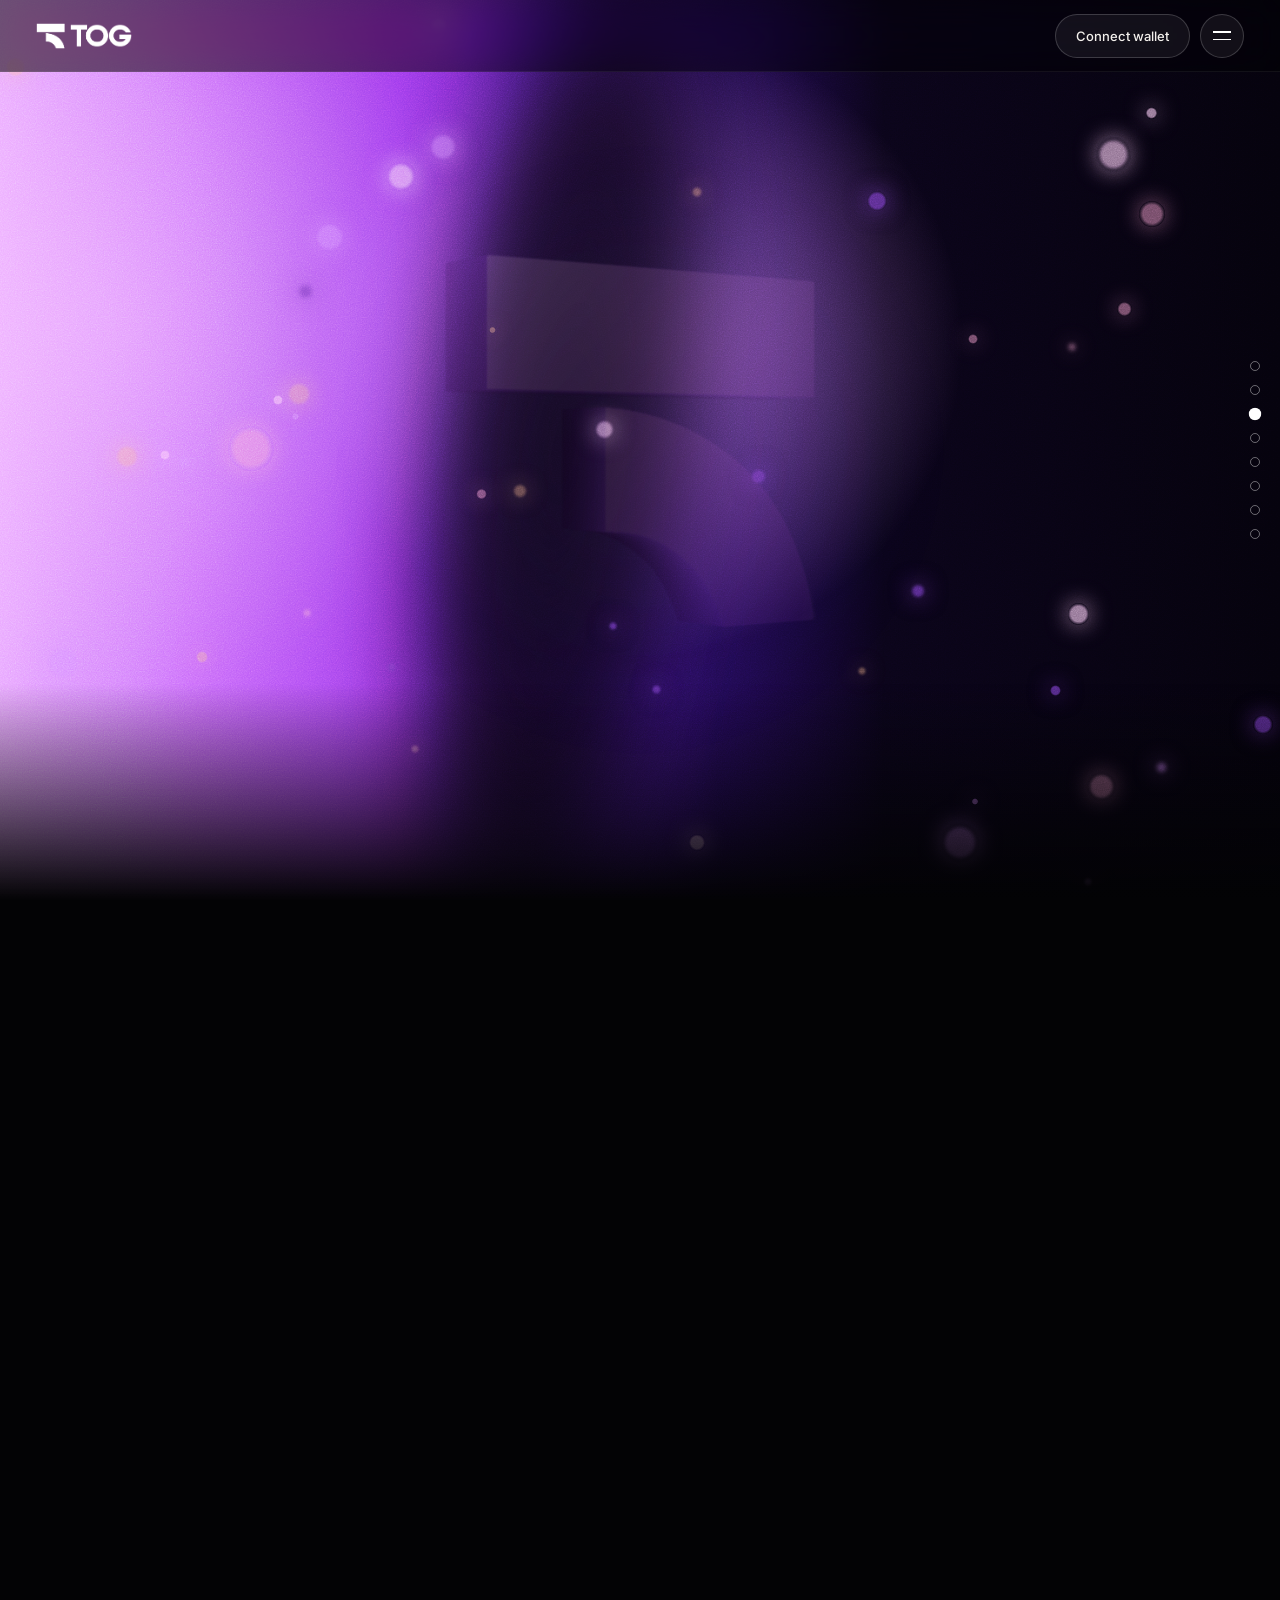
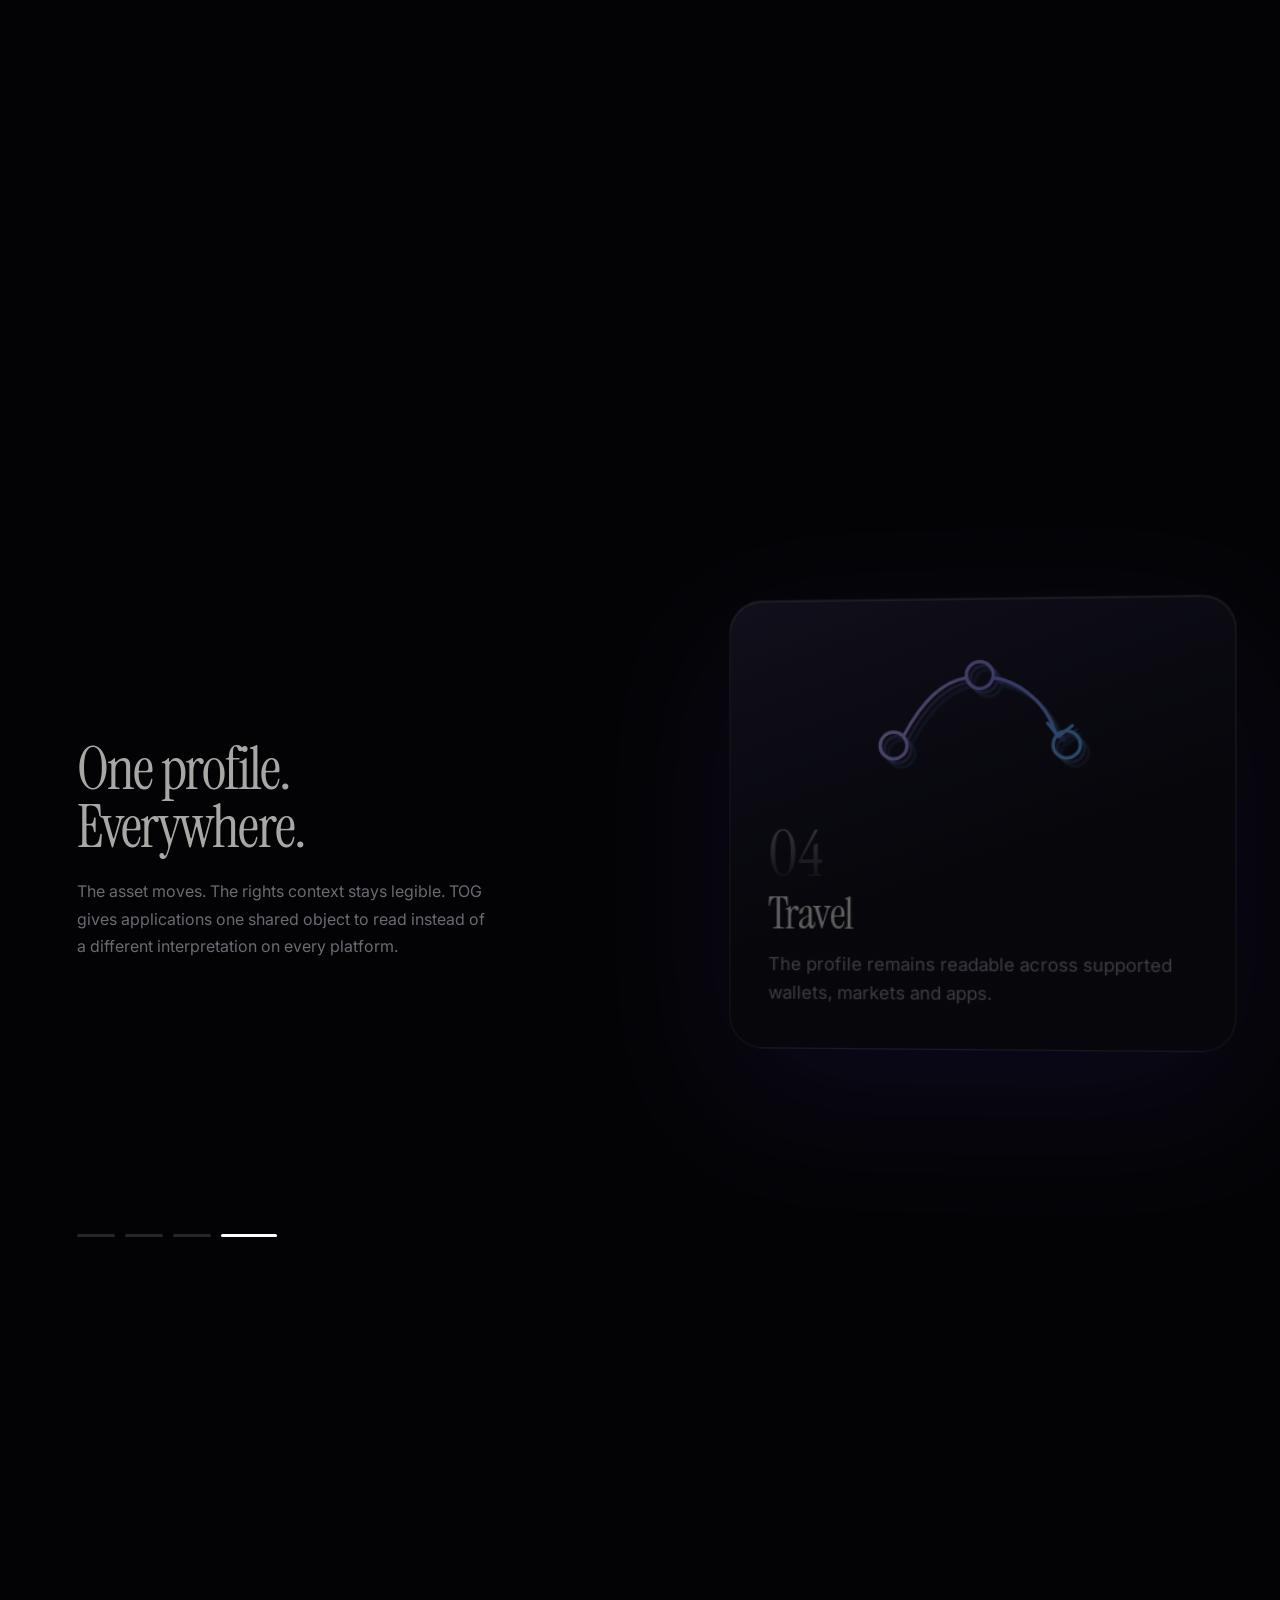
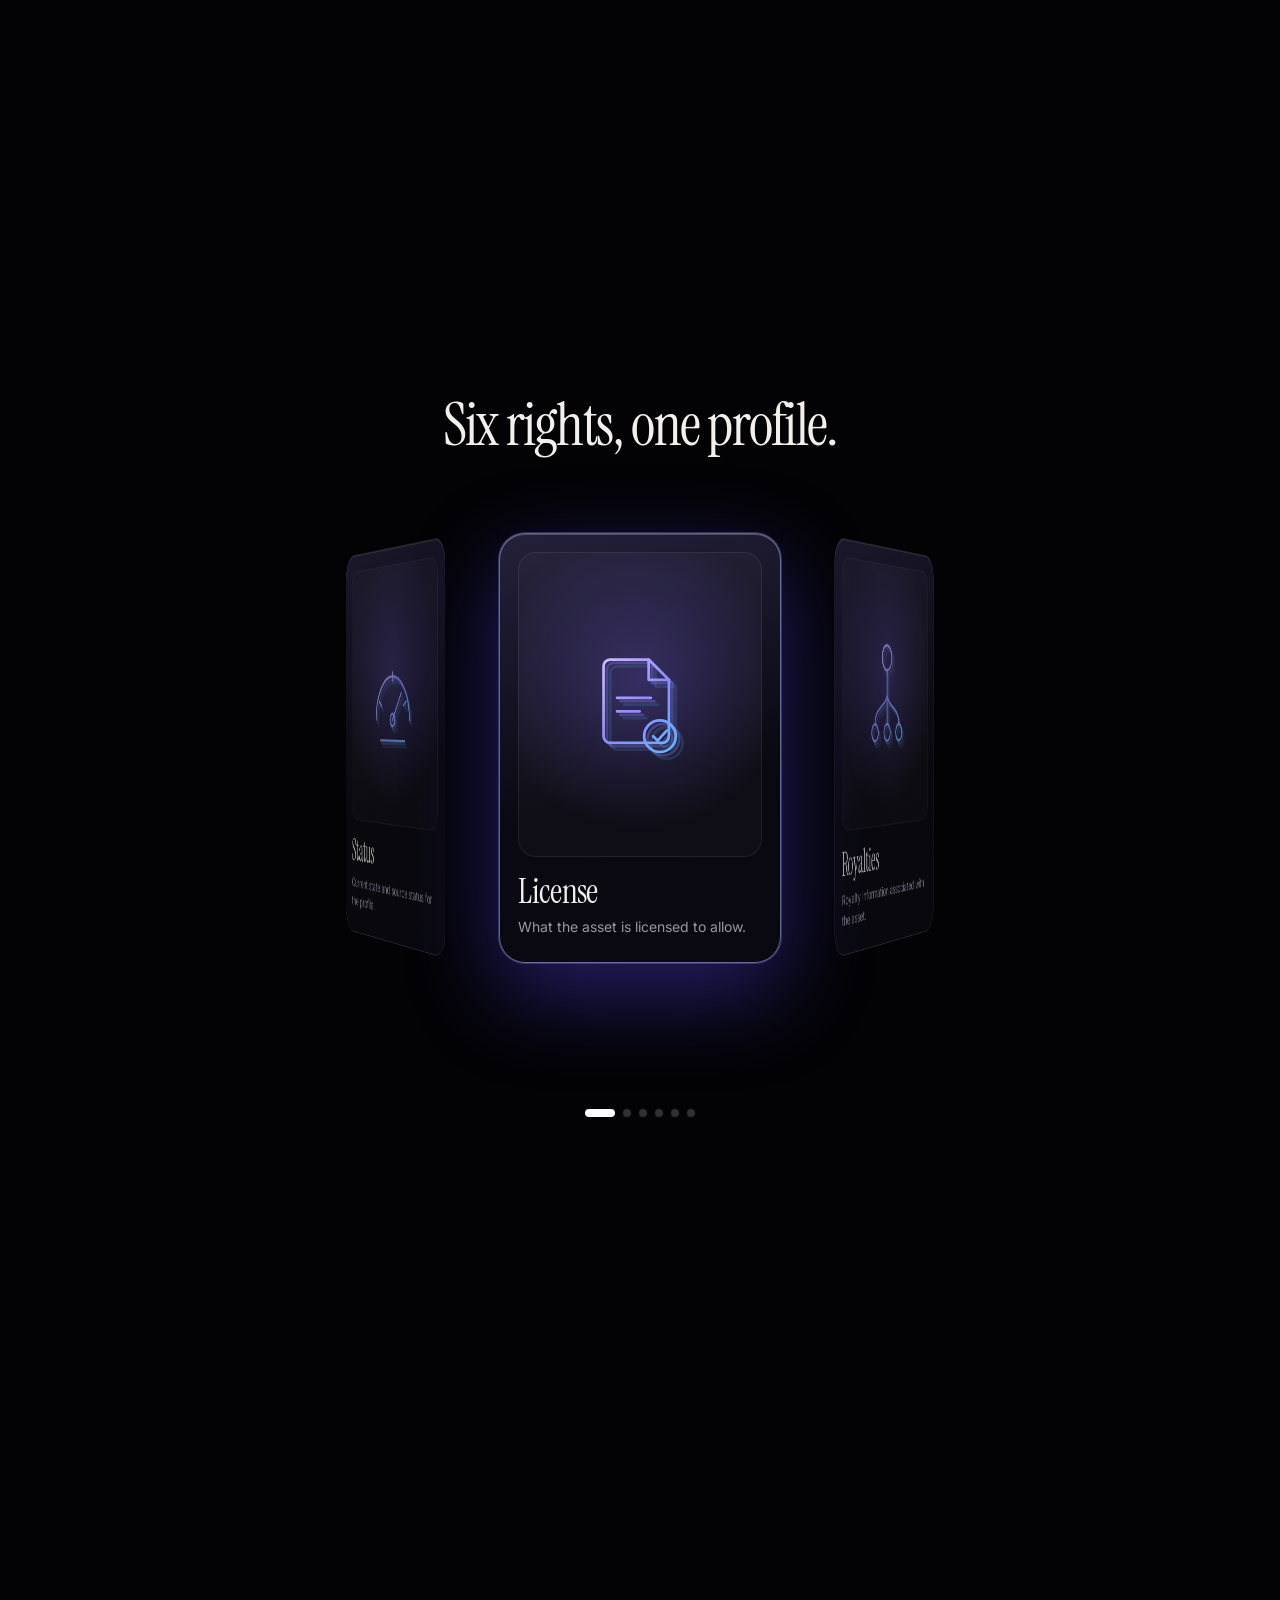
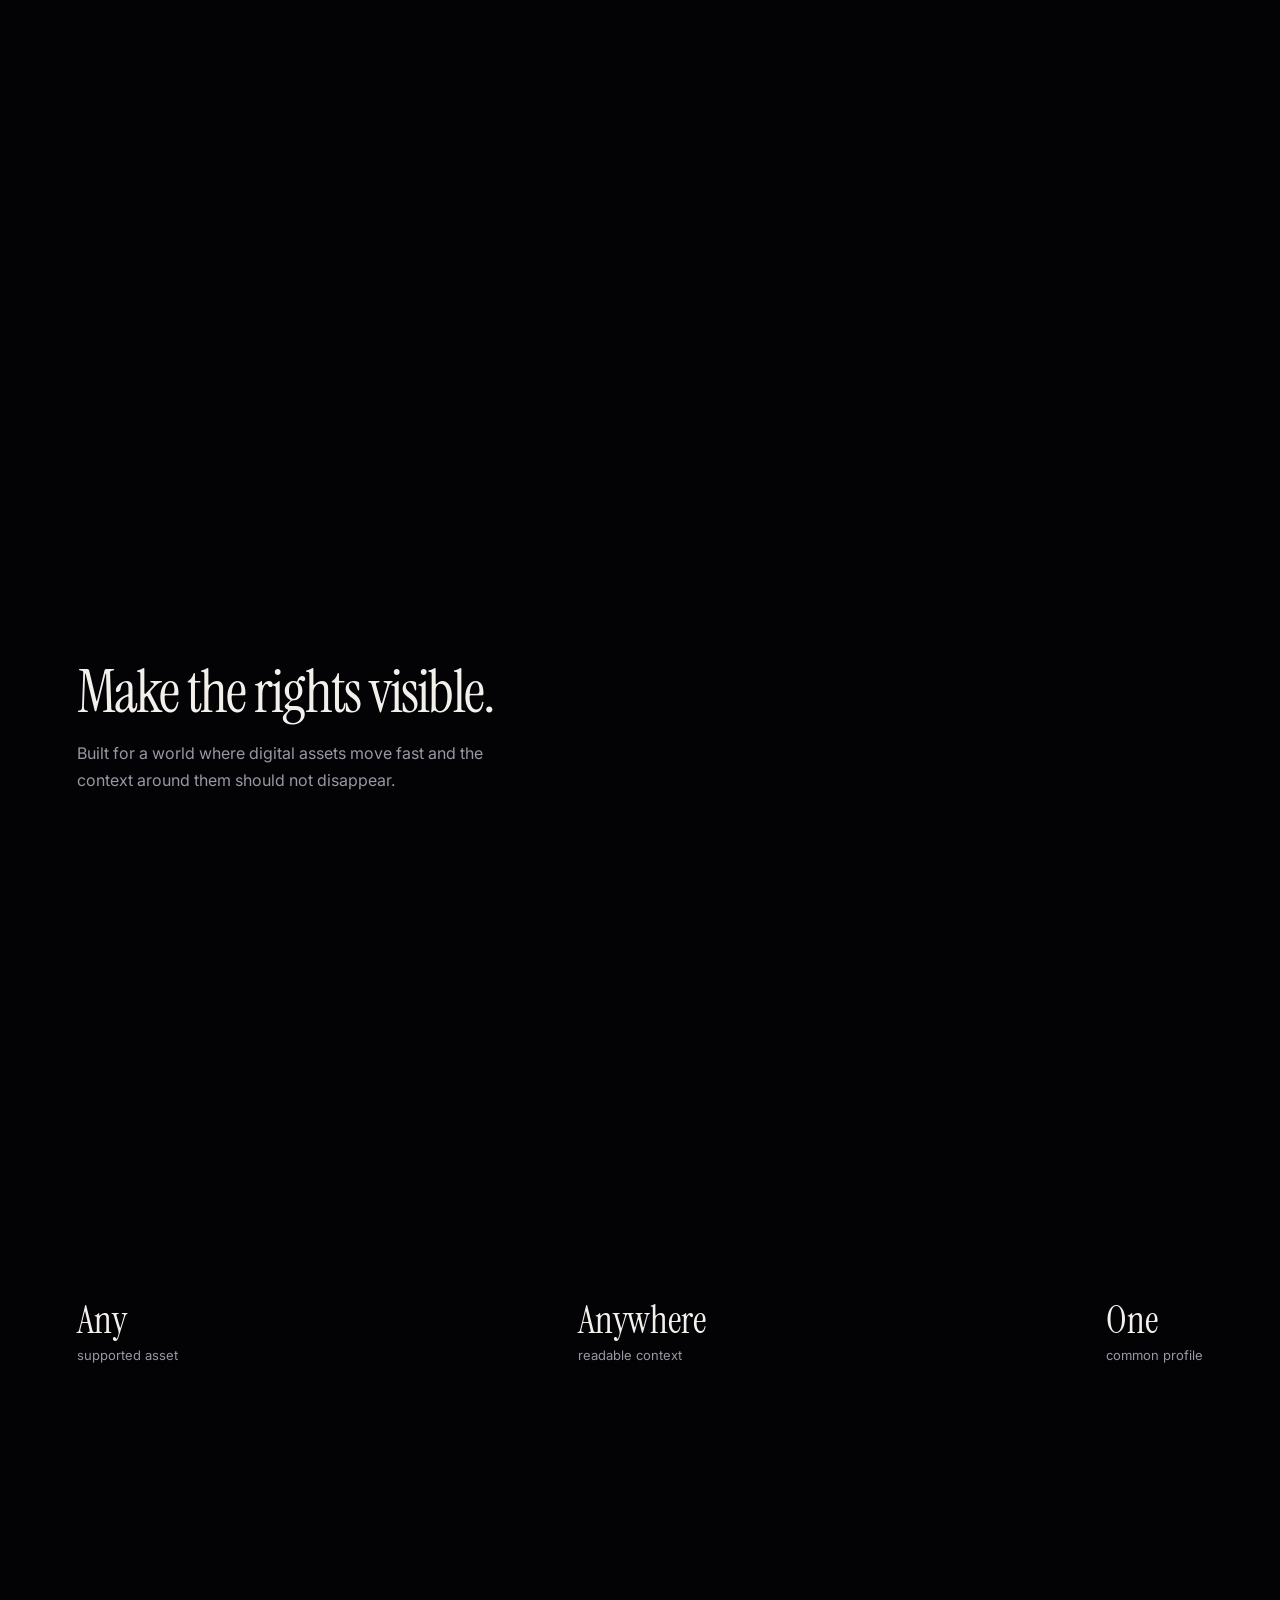
<file: index.html>
<!doctype html>
<html lang="en">
<head>
<meta charset="utf-8">
<meta name="viewport" content="width=device-width,initial-scale=1,viewport-fit=cover">
<meta name="description" content="TOG is a Portable Digital Rights Layer for digital assets.">
<meta name="theme-color" content="#030305">
<title>TOG | Portable Digital Rights Layer</title>
<link rel="preconnect" href="https://fonts.googleapis.com">
<link rel="preconnect" href="https://fonts.gstatic.com" crossorigin>
<link href="https://fonts.googleapis.com/css2?family=Instrument+Serif:ital@0;1&family=Inter:wght@400;500;600&display=swap" rel="stylesheet">
<link rel="stylesheet" href="home.css">
</head>
<body class="home">

<!-- Shared SVG defs: icon gradient + bespoke glyphs -->
<svg width="0" height="0" style="position:absolute" aria-hidden="true" focusable="false">
  <defs>
    <linearGradient id="gStroke" gradientUnits="userSpaceOnUse" x1="0" y1="0" x2="120" y2="120">
      <stop offset="0" stop-color="#f6d9ff"/><stop offset=".5" stop-color="#8f8cff"/><stop offset="1" stop-color="#4bd0ff"/>
    </linearGradient>
    <linearGradient id="gStroke2" gradientUnits="userSpaceOnUse" x1="0" y1="0" x2="180" y2="116">
      <stop offset="0" stop-color="#f6d9ff"/><stop offset=".5" stop-color="#8f8cff"/><stop offset="1" stop-color="#4bd0ff"/>
    </linearGradient>

    <g id="i-license"><path d="M34 20h34l18 18v50a6 6 0 0 1-6 6H34a6 6 0 0 1-6-6V26a6 6 0 0 1 6-6z"/><path d="M68 20v18h18"/><path d="M40 54h30M40 66h20"/><circle cx="78" cy="88" r="14"/><path d="M72 88l4 4 8-9"/></g>
    <g id="i-royalties"><circle cx="60" cy="24" r="12"/><path d="M60 36v22"/><path d="M60 58C60 72 30 70 30 88M60 58v30M60 58C60 72 90 70 90 88"/><circle cx="30" cy="96" r="8"/><circle cx="60" cy="96" r="8"/><circle cx="90" cy="96" r="8"/></g>
    <g id="i-attribution"><circle cx="60" cy="36" r="14"/><path d="M32 76c2-18 14-26 28-26s26 8 28 26"/><path d="M30 92h60"/><path d="M44 104h32"/></g>
    <g id="i-transfer"><rect x="14" y="40" width="30" height="40" rx="8"/><rect x="76" y="40" width="30" height="40" rx="8"/><path d="M50 52h20M64 46l6 6-6 6"/><path d="M70 70H50M56 64l-6 6 6 6"/></g>
    <g id="i-usage"><circle cx="60" cy="60" r="38"/><circle cx="60" cy="60" r="18"/><path d="M60 14v14M60 92v14M14 60h14M92 60h14"/><circle cx="60" cy="60" r="3"/></g>
    <g id="i-status"><path d="M18 84a42 42 0 0 1 84 0"/><path d="M60 84l22-26"/><circle cx="60" cy="84" r="6"/><path d="M26 66l6 4M60 38v8M94 66l-6 4"/><path d="M30 104h60"/></g>

    <g id="t-identify"><rect x="20" y="22" width="72" height="72" rx="14"/><path d="M36 44h40M36 58h28M36 72h34"/><circle cx="130" cy="58" r="30"/><circle cx="130" cy="58" r="14"/><path d="M130 22v10M130 84v10M94 58h10M156 58h10"/></g>
    <g id="t-describe"><path d="M90 14l36 21v42L90 98 54 77V35z"/><circle cx="90" cy="14" r="5"/><circle cx="126" cy="35" r="5"/><circle cx="126" cy="77" r="5"/><circle cx="90" cy="98" r="5"/><circle cx="54" cy="77" r="5"/><circle cx="54" cy="35" r="5"/><circle cx="90" cy="56" r="10"/><path d="M90 46V19M99 51l23-13M99 61l23 13M90 66v27M81 61L58 74M81 51L58 38"/></g>
    <g id="t-verify"><rect x="20" y="16" width="140" height="22" rx="11"/><rect x="20" y="47" width="140" height="22" rx="11"/><rect x="20" y="78" width="140" height="22" rx="11"/><circle cx="40" cy="27" r="4"/><circle cx="40" cy="58" r="4"/><circle cx="40" cy="89" r="4"/><path d="M64 27h40M64 58h56M64 89h46"/><path d="M130 89l6 6 12-13"/></g>
    <g id="t-travel"><circle cx="26" cy="82" r="10"/><circle cx="90" cy="30" r="10"/><circle cx="154" cy="82" r="10"/><path d="M34 74C50 44 66 34 80 32M100 32c14 2 38 14 46 42"/><path d="M140 66l8 10 10-8"/></g>

    <g id="s-wallet"><rect x="14" y="30" width="92" height="64" rx="14"/><path d="M14 46h92"/><rect x="74" y="60" width="32" height="18" rx="9"/><path d="M28 30l50-14 8 14"/></g>
    <g id="s-market"><path d="M18 46l8-26h68l8 26z"/><path d="M26 46v50h68V46"/><path d="M50 96V68h20v28"/></g>
    <g id="s-apps"><path d="M44 34L18 60l26 26M76 34l26 26-26 26"/><path d="M68 28L52 92"/></g>
    <g id="s-creators"><path d="M60 14l26 40-26 52-26-52z"/><path d="M60 54v52"/><circle cx="60" cy="54" r="7"/></g>
  </defs>
</svg>

<header class="nav" id="nav">
  <a class="brand" href="#" aria-label="TOG home"><img src="assets/tog-logo-nav.png" alt="TOG"></a>
  <div class="nav-right">
    <button class="connect-wallet" type="button" data-connect-wallet>Connect wallet</button>
    <button class="menu" id="menuBtn" type="button" aria-label="Open menu" aria-expanded="false" aria-controls="mobileMenu"><i></i><i></i></button>
  </div>
</header>

<nav class="mobile-menu" id="mobileMenu" aria-label="Site">
  <a href="#" style="--n:0">System</a>
  <a href="#" style="--n:1">Rights</a>
  <a href="#" style="--n:2">Verify</a>
  <a href="#" style="--n:3">Portability</a>
  <a href="#" style="--n:4">Developers</a>
  <a href="#" style="--n:5">Vision</a>
  <a href="#" style="--n:6">Docs</a>
  <div class="mobile-socials"><a href="https://x.com/tog_protocol" target="_blank" rel="noopener noreferrer" aria-label="TOG on X"><img src="assets/x.svg" alt=""></a></div>
</nav>

<!-- The 3D logo: a stack of layers that travels with the scroll -->
<div class="logo-stage" id="logoStage" aria-hidden="true">
  <div class="logo-glow"></div>
  <div class="logo-float"><div class="logo-rig" id="logoRig"></div></div>
</div>

<nav class="rail" id="rail" aria-label="Page sections"></nav>

<main>
  <!-- 1 / HERO -->
  <section class="hero" id="top" data-pose="hero">
    <div class="hero-bg" aria-hidden="true">
      <div class="hb-glow"></div><div class="hb-edge"></div>
      <div class="hb-bokeh" id="bokeh"></div>
      <div class="hb-grain"></div>
    </div>
    <div class="hero-bottom" id="heroCopy">
      <div class="hero-left">
        <div class="tag"><span>CA coming soon</span><i></i><i></i></div>
        <h1><span>Rights that travel</span><span class="l2">with every asset.</span></h1>
      </div>
      <div class="hero-right">
        <p>A portable rights profile that keeps license, royalties, attribution, transfer, usage and status readable wherever a digital asset moves.</p>
        <small>06 rights dimensions / 03 verification states / 01 portable profile</small>
        <div class="hero-actions"><a class="button primary" href="#demo">Discover TOG</a><a class="button" href="#the-problem">Why TOG?</a></div>
      </div>
    </div>
  </section>

  <!-- 2 / THE PROBLEM -->
  <section class="problem" id="the-problem" data-pose="problem">
    <div class="pin">
      <div class="problem-copy" id="problemCopy">
        <h2><span class="ln">Ownership can move.</span><span class="ln dim">Rights often do not.</span></h2>
        <p class="scrub">When a digital asset is sold, bridged or moved to another platform, the rights attached to it can lose their context. TOG is designed to make that rights context portable and readable.</p>
      </div>
    </div>
  </section>

  <!-- 3 / HOW IT WORKS: fly-through tunnel -->
  <section class="tunnel" id="how-it-works" data-pose="how">
    <div class="pin" id="tunnelPin">
      <div class="tunnel-title" id="tunnelTitle">
        <h2>One profile.<br>Everywhere.</h2>
        <p>The asset moves. The rights context stays legible. TOG gives applications one shared object to read instead of a different interpretation on every platform.</p>
      </div>
      <div class="tunnel-world" id="tunnelWorld">
        <article class="t-card"><svg class="t-ico" viewBox="0 0 180 116" aria-hidden="true"><use class="d2" href="#t-identify"/><use class="d1" href="#t-identify"/><use class="f" href="#t-identify"/></svg><span class="t-num">01</span><h3>Identify</h3><p>The asset gets a precise identity that the profile can describe.</p></article>
        <article class="t-card"><svg class="t-ico" viewBox="0 0 180 116" aria-hidden="true"><use class="d2" href="#t-describe"/><use class="d1" href="#t-describe"/><use class="f" href="#t-describe"/></svg><span class="t-num">02</span><h3>Describe</h3><p>Rights are expressed across the six core dimensions.</p></article>
        <article class="t-card"><svg class="t-ico" viewBox="0 0 180 116" aria-hidden="true"><use class="d2" href="#t-verify"/><use class="d1" href="#t-verify"/><use class="f" href="#t-verify"/></svg><span class="t-num">03</span><h3>Verify</h3><p>Each claim can carry its source and verification state.</p></article>
        <article class="t-card"><svg class="t-ico" viewBox="0 0 180 116" aria-hidden="true"><use class="d2" href="#t-travel"/><use class="d1" href="#t-travel"/><use class="f" href="#t-travel"/></svg><span class="t-num">04</span><h3>Travel</h3><p>The profile remains readable across supported wallets, markets and apps.</p></article>
      </div>
      <div class="t-rail" id="tRail" aria-hidden="true"><i></i><i></i><i></i><i></i></div>
    </div>
  </section>

  <!-- 4 / THE SIGNALS: rotating ring -->
  <section class="ring" id="the-signals" data-pose="signals">
    <div class="pin">
      <div class="ring-head"><h2>Six rights, one profile.</h2></div>
      <div class="ring-scene">
        <div class="ring-rig" id="ringRig">
          <article class="r-card" style="--i:0"><div class="r-ico"><svg class="ic" viewBox="0 0 120 120" aria-hidden="true"><use class="d2" href="#i-license"/><use class="d1" href="#i-license"/><use class="f" href="#i-license"/></svg></div><h3>License</h3><p>What the asset is licensed to allow.</p></article>
          <article class="r-card" style="--i:1"><div class="r-ico"><svg class="ic" viewBox="0 0 120 120" aria-hidden="true"><use class="d2" href="#i-royalties"/><use class="d1" href="#i-royalties"/><use class="f" href="#i-royalties"/></svg></div><h3>Royalties</h3><p>Royalty information associated with the asset.</p></article>
          <article class="r-card" style="--i:2"><div class="r-ico"><svg class="ic" viewBox="0 0 120 120" aria-hidden="true"><use class="d2" href="#i-attribution"/><use class="d1" href="#i-attribution"/><use class="f" href="#i-attribution"/></svg></div><h3>Attribution</h3><p>How attribution should appear when the asset is used.</p></article>
          <article class="r-card" style="--i:3"><div class="r-ico"><svg class="ic" viewBox="0 0 120 120" aria-hidden="true"><use class="d2" href="#i-transfer"/><use class="d1" href="#i-transfer"/><use class="f" href="#i-transfer"/></svg></div><h3>Transfer</h3><p>Transfer conditions represented in the profile.</p></article>
          <article class="r-card" style="--i:4"><div class="r-ico"><svg class="ic" viewBox="0 0 120 120" aria-hidden="true"><use class="d2" href="#i-usage"/><use class="d1" href="#i-usage"/><use class="f" href="#i-usage"/></svg></div><h3>Usage</h3><p>Usage context and restrictions that can be surfaced.</p></article>
          <article class="r-card" style="--i:5"><div class="r-ico"><svg class="ic" viewBox="0 0 120 120" aria-hidden="true"><use class="d2" href="#i-status"/><use class="d1" href="#i-status"/><use class="f" href="#i-status"/></svg></div><h3>Status</h3><p>Current state and source status for the profile.</p></article>
        </div>
      </div>
      <div class="ring-readout" id="ringReadout" aria-hidden="true"><i></i><i></i><i></i><i></i><i></i><i></i></div>
    </div>
  </section>

  <!-- 5 / THE LAYER: exploded logo -->
  <section class="layer" id="the-layer" data-pose="layer">
    <div class="pin">
      <div class="layer-copy">
        <h2>Make the rights visible.</h2>
        <p>Built for a world where digital assets move fast and the context around them should not disappear.</p>
      </div>
      <ul class="layer-tags" aria-label="The six rights dimensions">
        <li>License</li><li>Royalties</li><li>Attribution</li><li>Transfer</li><li>Usage</li><li>Status</li>
      </ul>
      <div class="layer-stats">
        <div><b>Any</b><span>supported asset</span></div>
        <div><b>Anywhere</b><span>readable context</span></div>
        <div><b>One</b><span>common profile</span></div>
      </div>
    </div>
  </section>

  <!-- 6 / SURFACES: stacking cards -->
  <section class="surfaces" id="surfaces" data-pose="surfaces">
    <div class="surfaces-head"><h2>Built for the surfaces</h2><p>Four places a rights profile gets used, and what each one does with it.</p></div>
    <div class="stack" id="stack">
      <article class="s-card" style="--i:0;--tint:rgba(120,100,255,.32)"><div class="s-copy"><span class="verb">Read</span><h3>Wallets</h3><p>Show license, royalties and status next to the asset a person holds.</p></div><svg class="s-ico" viewBox="0 0 120 120" aria-hidden="true"><use class="d2" href="#s-wallet"/><use class="d1" href="#s-wallet"/><use class="f" href="#s-wallet"/></svg></article>
      <article class="s-card" style="--i:1;--tint:rgba(54,119,255,.3)"><div class="s-copy"><span class="verb">Surface</span><h3>Markets</h3><p>Display the rights context at the point of sale, not after it.</p></div><svg class="s-ico" viewBox="0 0 120 120" aria-hidden="true"><use class="d2" href="#s-market"/><use class="d1" href="#s-market"/><use class="f" href="#s-market"/></svg></article>
      <article class="s-card" style="--i:2;--tint:rgba(217,79,255,.28)"><div class="s-copy"><span class="verb">Query</span><h3>Apps</h3><p>Ask one shared object for the rights instead of rebuilding them on every platform.</p></div><svg class="s-ico" viewBox="0 0 120 120" aria-hidden="true"><use class="d2" href="#s-apps"/><use class="d1" href="#s-apps"/><use class="f" href="#s-apps"/></svg></article>
      <article class="s-card" style="--i:3;--tint:rgba(200,141,88,.3)"><div class="s-copy"><span class="verb">Provide</span><h3>Creators</h3><p>Publish the rights once and let them travel with the work.</p></div><svg class="s-ico" viewBox="0 0 120 120" aria-hidden="true"><use class="d2" href="#s-creators"/><use class="d1" href="#s-creators"/><use class="f" href="#s-creators"/></svg></article>
    </div>
  </section>

  <!-- 6b / LIVE DEMO -->
  <section class="demo" id="demo" data-pose="demo">
    <div class="demo-head">
      <h2>Try it live.</h2>
      <p>Create a rights profile for an asset, sign it with your wallet, then read and verify it the way any app would. It all runs in your browser.</p>
    </div>

    <div class="demo-shell">
      <div class="demo-tabs" role="tablist">
        <button type="button" class="on" data-tab="create" role="tab" aria-selected="true">Create a profile</button>
        <button type="button" data-tab="verify" role="tab" aria-selected="false">Read &amp; verify</button>
      </div>

      <!-- CREATE -->
      <div class="demo-pane" data-pane="create">
        <div class="demo-form">
          <div class="d-step">
            <div class="d-n">1</div>
            <div class="d-c">
              <h4>Connect your wallet</h4>
              <div class="d-row"><button class="d-btn primary" id="dConnect" type="button">Connect wallet</button><span class="d-note" id="dWalletNote">Not connected</span></div>
            </div>
          </div>

          <div class="d-step">
            <div class="d-n">2</div>
            <div class="d-c">
              <h4>Pick an asset</h4>
              <div class="seg" id="dMode"><button type="button" class="on" data-mode="sample">Sample asset</button><button type="button" data-mode="real">Real NFT (ERC-721)</button></div>
              <div class="d-real" id="dReal" hidden>
                <div class="d-grid2">
                  <label>Contract address<input id="aContract" type="text" placeholder="0x…" spellcheck="false" autocomplete="off"></label>
                  <label>Token ID<input id="aToken" type="text" inputmode="numeric" placeholder="1" autocomplete="off"></label>
                </div>
                <div class="d-row"><button class="d-btn" id="aLoad" type="button">Read from chain</button><button class="d-btn ghost" id="aExample" type="button">Use an example</button></div>
                <div class="d-asset" id="dAsset" hidden></div>
              </div>
            </div>
          </div>

          <div class="d-step">
            <div class="d-n">3</div>
            <div class="d-c">
              <h4>Describe the six rights</h4>
              <div class="d-grid2">
                <label>License
                  <select id="fLicense"><option>Personal use only</option><option selected>Commercial use</option><option>Exclusive commercial license</option><option>CC BY 4.0</option><option>All rights reserved</option></select>
                </label>
                <label>Transfer
                  <select id="fTransfer"><option selected>Freely transferable</option><option>Creator approval required</option><option>Non-transferable</option></select>
                </label>
                <label>Royalty (%)
                  <input id="fRoy" type="number" min="0" max="15" step="0.5" value="5">
                </label>
                <label>Royalty recipient
                  <input id="fRoyTo" type="text" placeholder="Defaults to your wallet" spellcheck="false" autocomplete="off">
                </label>
                <label>Attribution text
                  <input id="fAttr" type="text" value="Credit the creator" autocomplete="off">
                </label>
                <label>Status
                  <select id="fStatus"><option selected>Active</option><option>Disputed</option><option>Revoked</option></select>
                </label>
              </div>
              <div class="d-checks">
                <label class="chk"><input id="fAttrReq" type="checkbox" checked>Attribution required</label>
                <span class="d-sep">Usage allowed:</span>
                <label class="chk"><input type="checkbox" name="usage" value="remix" checked>Remix</label>
                <label class="chk"><input type="checkbox" name="usage" value="commercial" checked>Commercial</label>
                <label class="chk"><input type="checkbox" name="usage" value="ai-training">AI training</label>
              </div>
            </div>
          </div>

          <div class="d-step">
            <div class="d-n">4</div>
            <div class="d-c">
              <h4>Verify and sign</h4>
              <div class="d-row">
                <button class="d-btn" id="dCheck" type="button">Check on-chain</button>
                <button class="d-btn primary" id="dSign" type="button">Sign with wallet</button>
              </div>
              <p class="d-msg" id="dMsg" role="status"></p>
            </div>
          </div>
        </div>

        <aside class="passport" aria-label="Rights passport preview">
          <div class="pp-top"><span>Portable rights object</span><b>TOG</b></div>
          <div class="pp-asset"><small>Asset</small><strong id="ppAsset">TOG Demo Asset #001</strong><code id="ppAssetId">sample:TOG-DEMO-001</code></div>
          <div class="pp-rows" id="ppRows"></div>
          <div class="pp-foot">
            <div><small>Authority</small><span id="ppAuth">—</span></div>
            <div><small>Profile hash</small><code id="ppHash">not signed yet</code></div>
            <div><small>Signed by</small><code id="ppSigner">—</code></div>
          </div>
          <div class="pp-actions"><button class="d-btn ghost" id="ppCopy" type="button">Copy JSON</button><button class="d-btn ghost" id="ppDl" type="button">Download .json</button></div>
          <details class="pp-json"><summary>View the object</summary><pre id="ppJson"></pre></details>
          <div class="pp-legend"><span><i class="b-declared"></i>Declared: stated by the creator</span><span><i class="b-signed"></i>Signed: covered by a wallet signature</span><span><i class="b-onchain"></i>On-chain: matches contract data</span></div>
        </aside>
      </div>

      <!-- VERIFY -->
      <div class="demo-pane" data-pane="verify" hidden>
        <div class="demo-form">
          <p class="d-lead">Paste any TOG profile. The reader recomputes its hash, recovers the signer from the signature and checks it against the creator, with no server involved. Try editing a value and see it fail.</p>
          <textarea id="vIn" spellcheck="false" placeholder="Paste a TOG/PDRL profile (JSON) here, or load the one you just signed."></textarea>
          <div class="d-row">
            <button class="d-btn" id="vLoad" type="button">Load my signed profile</button>
            <button class="d-btn primary" id="vRun" type="button">Verify</button>
            <button class="d-btn ghost" id="vTamper" type="button">Tamper with it</button>
            <button class="d-btn ghost" id="vLive" type="button">Re-check on-chain</button>
          </div>
        </div>
        <div class="verify-out" id="vOut"><p class="d-note">Results appear here.</p></div>
      </div>
    </div>

    <details class="demo-log"><summary>Activity log (real wallet calls)</summary><pre id="dLog"></pre></details>
    <p class="demo-foot">Demo scope: royalty and ownership claims can be checked against ERC-2981 / ERC-721 contract data. The other dimensions are signed claims. Nothing is stored on a server and nothing is sent on-chain.</p>
  </section>

  <!-- 7 / FINAL -->
  <section class="final" id="start" data-pose="final">
    <div class="final-copy">
      <h2>Put the rights<br>beside the asset.</h2>
      <p>One profile that wallets, markets and applications can read without rebuilding the rights context from scratch.</p>
      <div class="hero-actions"><a class="button primary large" href="#demo">Discover TOG</a><a class="button large" href="#">Download the specification</a></div>
    </div>
  </section>
</main>

<section class="x-brand-banner" aria-label="TOG banner">
  <a href="#" class="x-brand-banner-link" aria-label="TOG on X">
    <img src="assets/tog-x-banner.png" alt="TOG — Rights that travel with every asset." loading="lazy" decoding="async">
  </a>
</section>

<footer>
  <div class="footer-brand"><img src="assets/tog-logo-nav.png" alt="TOG"><p>Portable Digital Rights Layer</p></div>
  <div class="footer-community"><span>Community</span><a href="https://x.com/tog_protocol" target="_blank" rel="noopener noreferrer" aria-label="TOG on X"><img src="assets/x.svg" alt=""></a></div>
  <div class="footer-cols">
    <div><b>Product</b><a href="#">System</a><a href="#">Rights Object</a><a href="#">Verification</a><a href="#">Portability</a></div>
    <div><b>Build</b><a href="#">Developers</a><a href="#">Documentation</a><a href="#">Vision</a></div>
    <div><b>TOG</b><a href="#">Home</a><a href="#">About</a><a href="#">Specification PDF</a></div>
  </div>
  <div class="footer-bottom"><span>TOG</span><span>Portable rights infrastructure</span><span>6 rights, 3 sources, 1 object</span></div>
</footer>

<script src="home.js"></script>
</body>
</html>
</file>
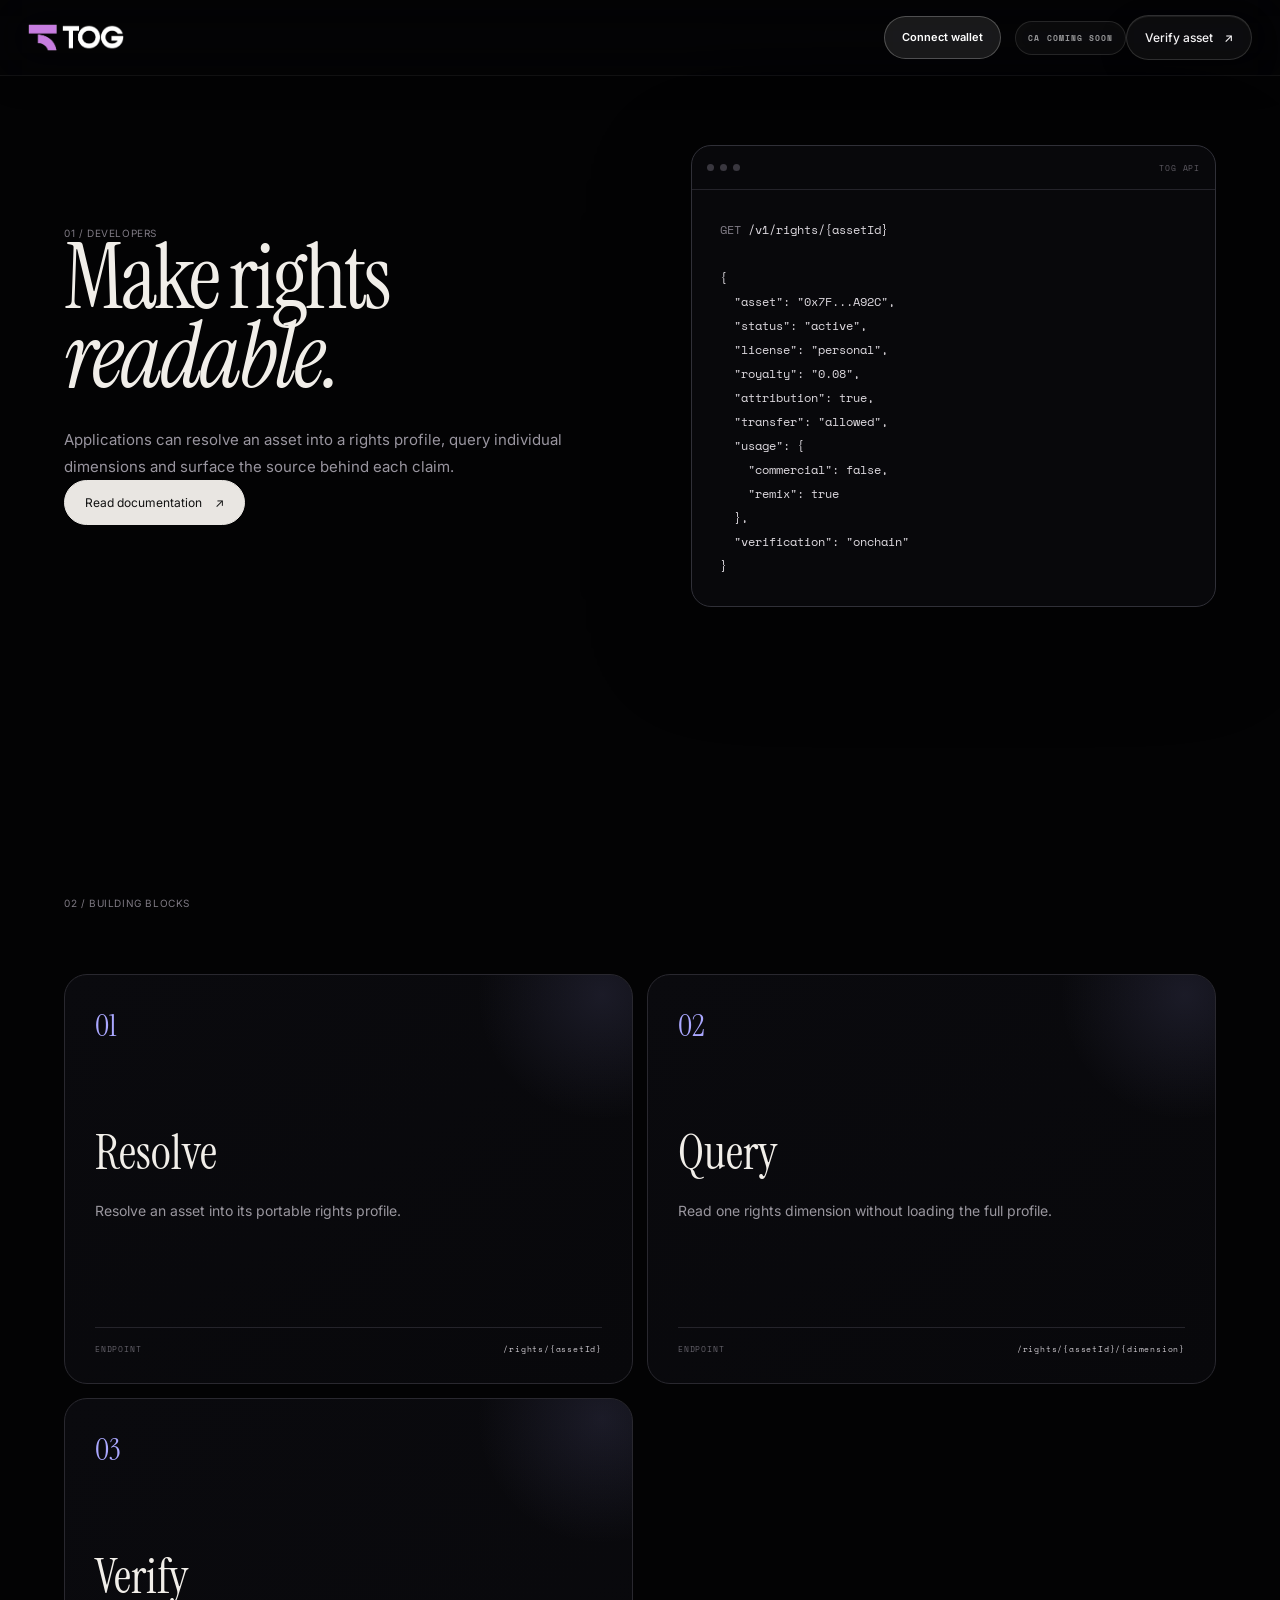
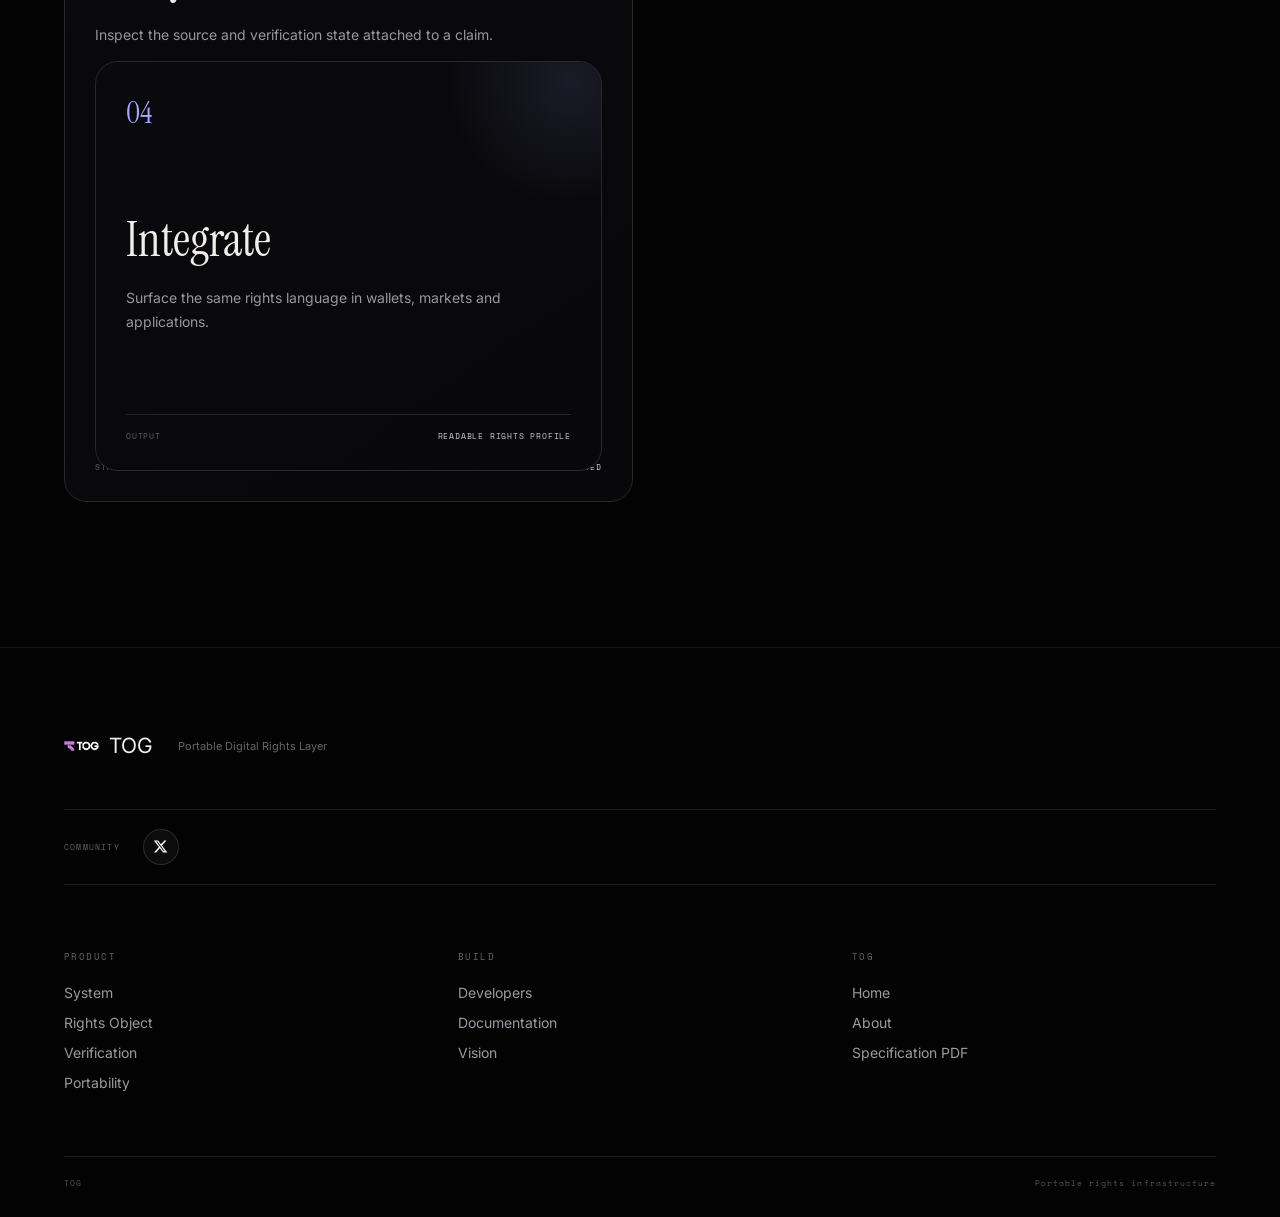
<file: developers.html>
<!doctype html><html lang="en"><head><meta charset="utf-8"><meta name="viewport" content="width=device-width,initial-scale=1"><meta name="description" content="A rights layer your applications can read."><title>Developers | TOG</title><link rel="preconnect" href="https://fonts.googleapis.com"><link rel="preconnect" href="https://fonts.gstatic.com" crossorigin><link href="https://fonts.googleapis.com/css2?family=Instrument+Serif:ital@0;1&family=Inter:wght@400;500;600;700&family=Space+Mono:wght@400;700&display=swap" rel="stylesheet"><link rel="stylesheet" href="styles.css"></head><body><div class="stars"></div><header class="nav donut-nav reference-header">
<a class="brand" href="index.html"><img src="assets/tog-logo-nav.png" alt="TOG"><span>TOG</span></a>
<div class="nav-spacer"></div>
  <button class="connect-wallet" type="button" data-connect-wallet>Connect wallet</button>
  <span class="ca-coming-soon">CA COMING SOON</span>
  <a class="nav-cta" href="verify.html">Verify asset <span>↗</span></a><button class="menu" aria-label="Open menu"><i></i><i></i><i></i></button></header><div class="mobile-menu"><a href="system.html">System</a><a href="rights.html">Rights</a><a href="verify.html">Verify</a><a href="portability.html">Portability</a><a href="developers.html">Developers</a><a href="vision.html">Vision</a><a href="docs.html">Docs</a><div class="mobile-socials"><a href="https://x.com/tog_protocol" target="_blank" rel="noopener noreferrer" aria-label="TOG on X"><img src="assets/x.svg" alt=""></a></div></div><main class="page"><section class="section api"><div><div class="section-label">01 / DEVELOPERS</div><h2>Make rights<br><em>readable.</em></h2><p>Applications can resolve an asset into a rights profile, query individual dimensions and surface the source behind each claim.</p><a class="button primary" href="docs.html">Read documentation <span>↗</span></a></div><div class="code-window reveal"><div class="code-bar"><span></span><span></span><span></span><label>TOG API</label></div><pre><span class="muted">GET</span> /v1/rights/{assetId}

{
  "asset": "0x7F...A92C",
  "status": "active",
  "license": "personal",
  "royalty": "0.08",
  "attribution": true,
  "transfer": "allowed",
  "usage": {
    "commercial": false,
    "remix": true
  },
  "verification": "onchain"
}</pre></div></section><section class="section"><div class="section-label">02 / BUILDING BLOCKS</div><div class="rights-grid"><article class="right-card reveal"><span class="num">01</span><h3>Resolve</h3><p>Resolve an asset into its portable rights profile.</p><div class="card-data"><span>ENDPOINT</span><b>/rights/{assetId}</b></div></article><article class="right-card reveal"><span class="num">02</span><h3>Query</h3><p>Read one rights dimension without loading the full profile.</p><div class="card-data"><span>ENDPOINT</span><b>/rights/{assetId}/{dimension}</b></div></article><article class="right-card reveal"><span class="num">03</span><h3>Verify</h3><p>Inspect the source and verification state attached to a claim.</p><div class="card-data"><span>STATE</span><b>ONCHAIN / LICENSE / REPORTED</b></div><article class="right-card reveal"><span class="num">04</span><h3>Integrate</h3><p>Surface the same rights language in wallets, markets and applications.</p><div class="card-data"><span>OUTPUT</span><b>READABLE RIGHTS PROFILE</b></div></article></div></section></main><footer><div class="footer-brand"><img src="assets/tog-logo-nav.png" alt="TOG"><span>TOG</span><p>Portable Digital Rights Layer</p></div><div class="footer-community"><span>COMMUNITY</span><a href="https://x.com/tog_protocol" target="_blank" rel="noopener noreferrer" aria-label="TOG on X"><img src="assets/x.svg" alt=""></a></div><div class="footer-cols"><div><b>PRODUCT</b><a href="system.html">System</a><a href="rights.html">Rights Object</a><a href="verify.html">Verification</a><a href="portability.html">Portability</a></div><div><b>BUILD</b><a href="developers.html">Developers</a><a href="docs.html">Documentation</a><a href="vision.html">Vision</a></div><div><b>TOG</b><a href="index.html">Home</a><a href="vision.html">About</a><a href="assets/TOG_Product_Spec.pdf" download="TOG_Product_Spec.pdf">Specification PDF</a></div></div><div class="footer-bottom"><span>TOG</span><span>Portable rights infrastructure</span></div></footer><script src="script.js"></script></body></html>
</file>
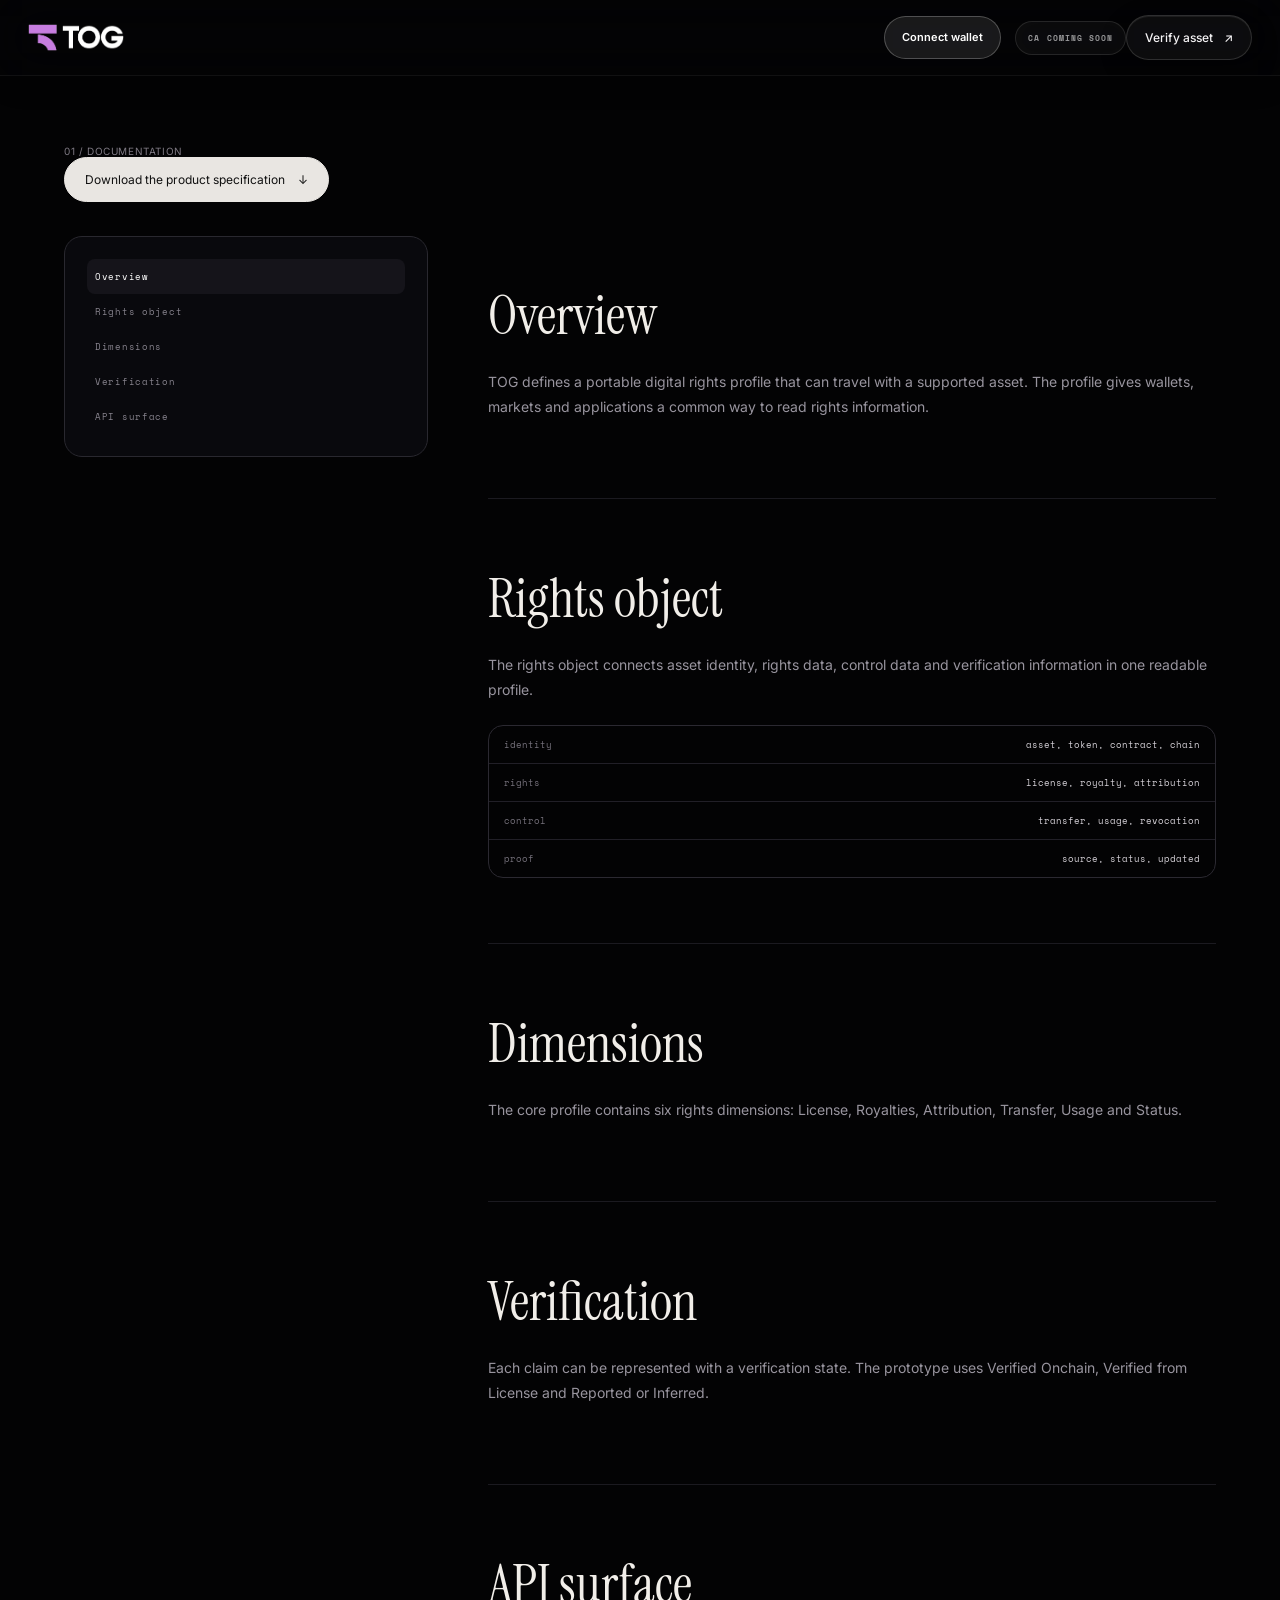
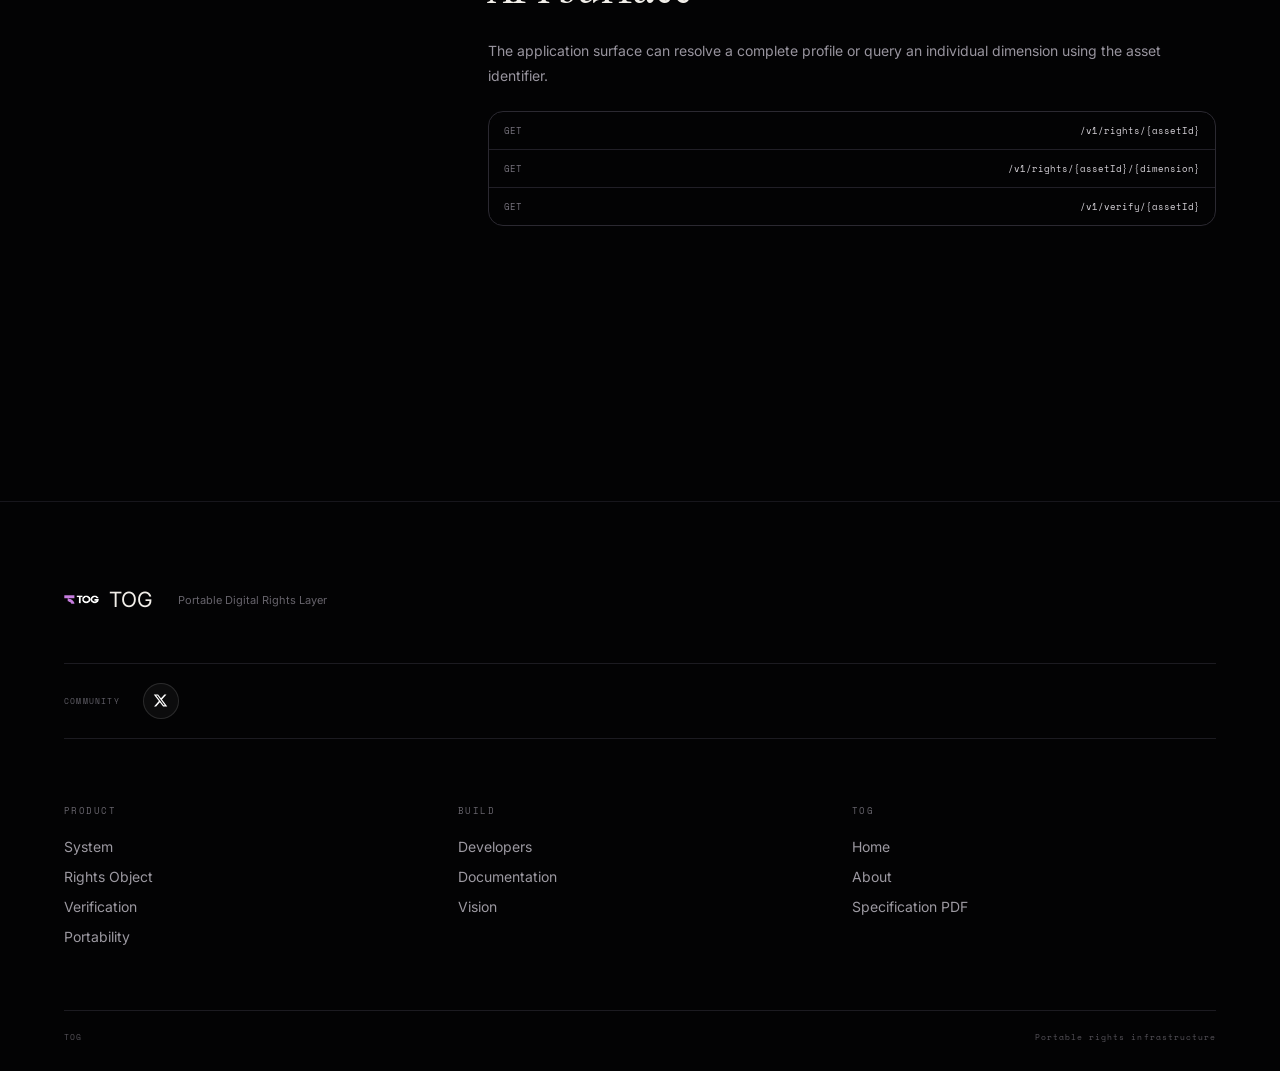
<file: docs.html>
<!doctype html><html lang="en"><head><meta charset="utf-8"><meta name="viewport" content="width=device-width,initial-scale=1"><meta name="description" content="The language behind the rights object."><title>Documentation | TOG</title><link rel="preconnect" href="https://fonts.googleapis.com"><link rel="preconnect" href="https://fonts.gstatic.com" crossorigin><link href="https://fonts.googleapis.com/css2?family=Instrument+Serif:ital@0;1&family=Inter:wght@400;500;600;700&family=Space+Mono:wght@400;700&display=swap" rel="stylesheet"><link rel="stylesheet" href="styles.css"></head><body><div class="stars"></div><header class="nav donut-nav reference-header">
<a class="brand" href="index.html"><img src="assets/tog-logo-nav.png" alt="TOG"><span>TOG</span></a>
<div class="nav-spacer"></div>
  <button class="connect-wallet" type="button" data-connect-wallet>Connect wallet</button>
  <span class="ca-coming-soon">CA COMING SOON</span>
  <a class="nav-cta" href="verify.html">Verify asset <span>↗</span></a><button class="menu" aria-label="Open menu"><i></i><i></i><i></i></button></header><div class="mobile-menu"><a href="system.html">System</a><a href="rights.html">Rights</a><a href="verify.html">Verify</a><a href="portability.html">Portability</a><a href="developers.html">Developers</a><a href="vision.html">Vision</a><a href="docs.html">Docs</a><div class="mobile-socials"><a href="https://x.com/tog_protocol" target="_blank" rel="noopener noreferrer" aria-label="TOG on X"><img src="assets/x.svg" alt=""></a></div></div><main class="page"><section class="section"><div class="section-label">01 / DOCUMENTATION</div><a class="button primary docs-download" href="assets/TOG_Product_Spec.pdf" download="TOG_Product_Spec.pdf">Download the product specification <span>↓</span></a><div class="docs-grid"><aside class="docs-nav"><a class="active" href="#overview">Overview</a><a href="#object">Rights object</a><a href="#dimensions">Dimensions</a><a href="#verification">Verification</a><a href="#api">API surface</a></aside><div><article class="doc-block" id="overview"><h2>Overview</h2><p>TOG defines a portable digital rights profile that can travel with a supported asset. The profile gives wallets, markets and applications a common way to read rights information.</p></article><article class="doc-block" id="object"><h2>Rights object</h2><p>The rights object connects asset identity, rights data, control data and verification information in one readable profile.</p><div class="schema"><div><span>identity</span><b>asset, token, contract, chain</b></div><div><span>rights</span><b>license, royalty, attribution</b></div><div><span>control</span><b>transfer, usage, revocation</b></div><div><span>proof</span><b>source, status, updated</b></div></div></article><article class="doc-block" id="dimensions"><h2>Dimensions</h2><p>The core profile contains six rights dimensions: License, Royalties, Attribution, Transfer, Usage and Status.</p></article><article class="doc-block" id="verification"><h2>Verification</h2><p>Each claim can be represented with a verification state. The prototype uses Verified Onchain, Verified from License and Reported or Inferred.</p></article><article class="doc-block" id="api"><h2>API surface</h2><p>The application surface can resolve a complete profile or query an individual dimension using the asset identifier.</p><div class="schema"><div><span>GET</span><b>/v1/rights/{assetId}</b></div><div><span>GET</span><b>/v1/rights/{assetId}/{dimension}</b></div><div><span>GET</span><b>/v1/verify/{assetId}</b></div></div></article></div></div></section></main><footer><div class="footer-brand"><img src="assets/tog-logo-nav.png" alt="TOG"><span>TOG</span><p>Portable Digital Rights Layer</p></div><div class="footer-community"><span>COMMUNITY</span><a href="https://x.com/tog_protocol" target="_blank" rel="noopener noreferrer" aria-label="TOG on X"><img src="assets/x.svg" alt=""></a></div><div class="footer-cols"><div><b>PRODUCT</b><a href="system.html">System</a><a href="rights.html">Rights Object</a><a href="verify.html">Verification</a><a href="portability.html">Portability</a></div><div><b>BUILD</b><a href="developers.html">Developers</a><a href="docs.html">Documentation</a><a href="vision.html">Vision</a></div><div><b>TOG</b><a href="index.html">Home</a><a href="vision.html">About</a><a href="assets/TOG_Product_Spec.pdf" download="TOG_Product_Spec.pdf">Specification PDF</a></div></div><div class="footer-bottom"><span>TOG</span><span>Portable rights infrastructure</span></div></footer><script src="script.js"></script></body></html>
</file>
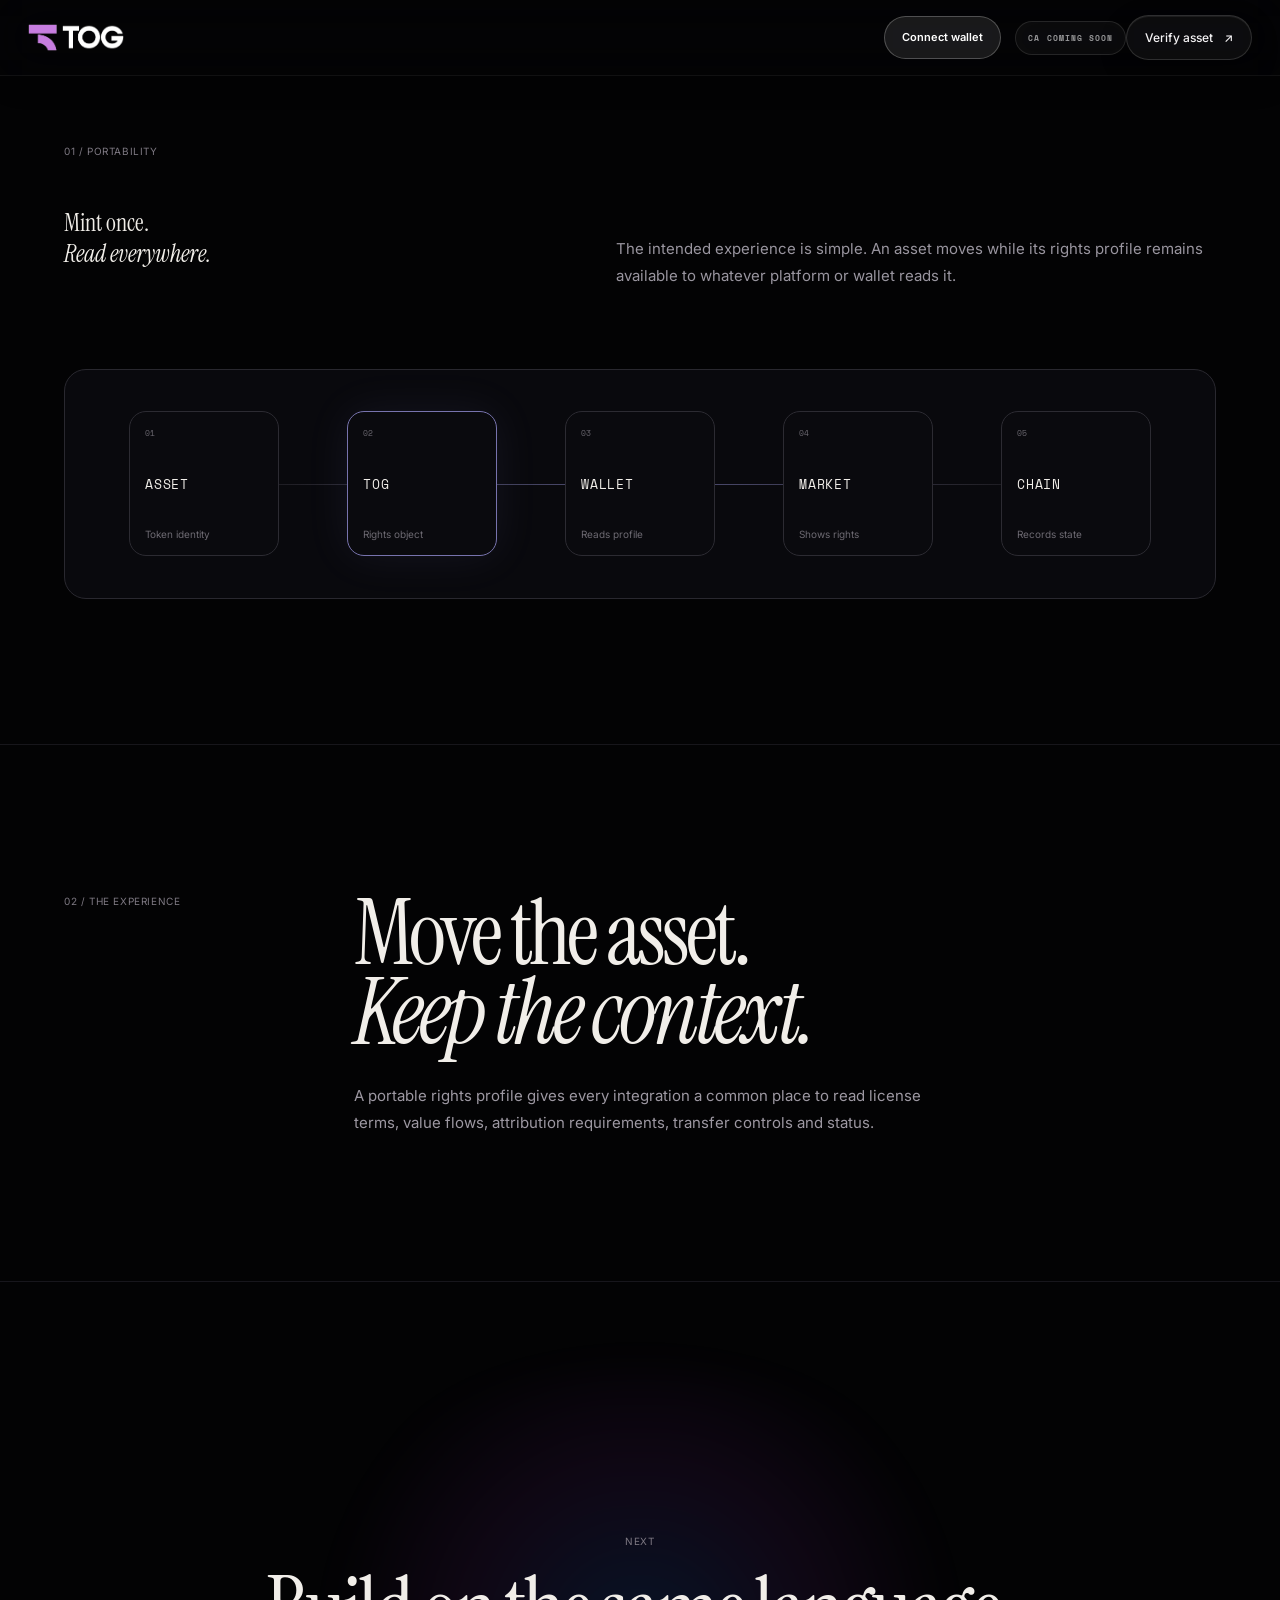
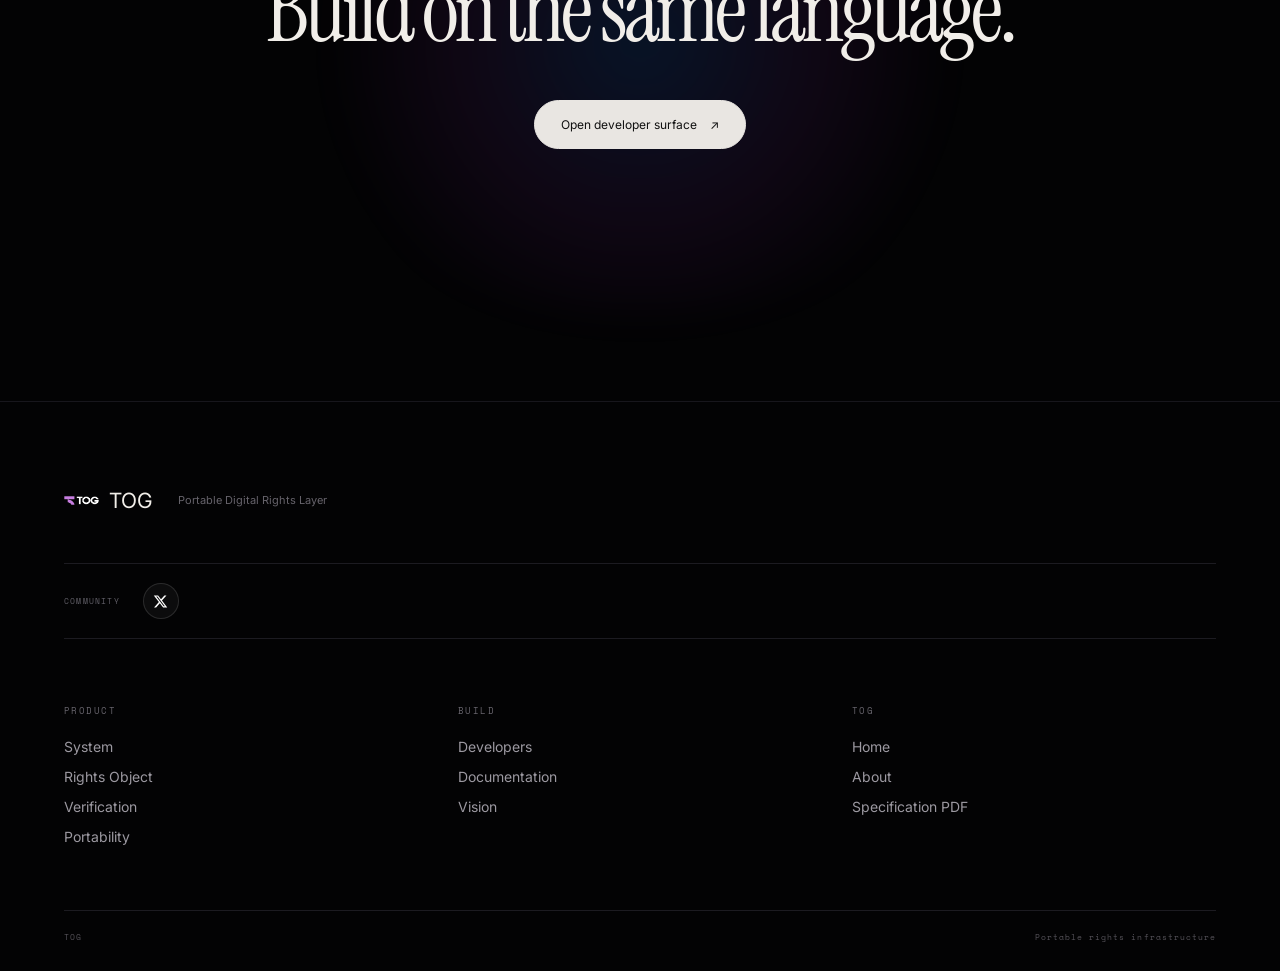
<file: portability.html>
<!doctype html><html lang="en"><head><meta charset="utf-8"><meta name="viewport" content="width=device-width,initial-scale=1"><meta name="description" content="Mint once. Read everywhere."><title>Portability | TOG</title><link rel="preconnect" href="https://fonts.googleapis.com"><link rel="preconnect" href="https://fonts.gstatic.com" crossorigin><link href="https://fonts.googleapis.com/css2?family=Instrument+Serif:ital@0;1&family=Inter:wght@400;500;600;700&family=Space+Mono:wght@400;700&display=swap" rel="stylesheet"><link rel="stylesheet" href="styles.css"></head><body><div class="stars"></div><header class="nav donut-nav reference-header">
<a class="brand" href="index.html"><img src="assets/tog-logo-nav.png" alt="TOG"><span>TOG</span></a>
<div class="nav-spacer"></div>
  <button class="connect-wallet" type="button" data-connect-wallet>Connect wallet</button>
  <span class="ca-coming-soon">CA COMING SOON</span>
  <a class="nav-cta" href="verify.html">Verify asset <span>↗</span></a><button class="menu" aria-label="Open menu"><i></i><i></i><i></i></button></header><div class="mobile-menu"><a href="system.html">System</a><a href="rights.html">Rights</a><a href="verify.html">Verify</a><a href="portability.html">Portability</a><a href="developers.html">Developers</a><a href="vision.html">Vision</a><a href="docs.html">Docs</a><div class="mobile-socials"><a href="https://x.com/tog_protocol" target="_blank" rel="noopener noreferrer" aria-label="TOG on X"><img src="assets/x.svg" alt=""></a></div></div><main class="page"><section class="section"><div class="section-label">01 / PORTABILITY</div><div class="journey-head"><h2>Mint once.<br><em>Read everywhere.</em></h2><p>The intended experience is simple. An asset moves while its rights profile remains available to whatever platform or wallet reads it.</p></div><div class="journey-stage reveal"><div class="journey-line"></div><div class="journey-node"><span>01</span><b>ASSET</b><small>Token identity</small></div><div class="journey-node hot"><span>02</span><b>TOG</b><small>Rights object</small></div><div class="journey-node"><span>03</span><b>WALLET</b><small>Reads profile</small></div><div class="journey-node"><span>04</span><b>MARKET</b><small>Shows rights</small></div><div class="journey-node"><span>05</span><b>CHAIN</b><small>Records state</small></div></div></section><section class="section statement reveal"><div class="section-label">02 / THE EXPERIENCE</div><div><h2>Move the asset.<br><em>Keep the context.</em></h2><p>A portable rights profile gives every integration a common place to read license terms, value flows, attribution requirements, transfer controls and status.</p></div></section><section class="final"><div class="final-orb"></div><div class="section-label">NEXT</div><h2>Build on the same language.</h2><a class="button primary large" href="developers.html">Open developer surface <span>↗</span></a></section></main><footer><div class="footer-brand"><img src="assets/tog-logo-nav.png" alt="TOG"><span>TOG</span><p>Portable Digital Rights Layer</p></div><div class="footer-community"><span>COMMUNITY</span><a href="https://x.com/tog_protocol" target="_blank" rel="noopener noreferrer" aria-label="TOG on X"><img src="assets/x.svg" alt=""></a></div><div class="footer-cols"><div><b>PRODUCT</b><a href="system.html">System</a><a href="rights.html">Rights Object</a><a href="verify.html">Verification</a><a href="portability.html">Portability</a></div><div><b>BUILD</b><a href="developers.html">Developers</a><a href="docs.html">Documentation</a><a href="vision.html">Vision</a></div><div><b>TOG</b><a href="index.html">Home</a><a href="vision.html">About</a><a href="assets/TOG_Product_Spec.pdf" download="TOG_Product_Spec.pdf">Specification PDF</a></div></div><div class="footer-bottom"><span>TOG</span><span>Portable rights infrastructure</span></div></footer><script src="script.js"></script></body></html>
</file>
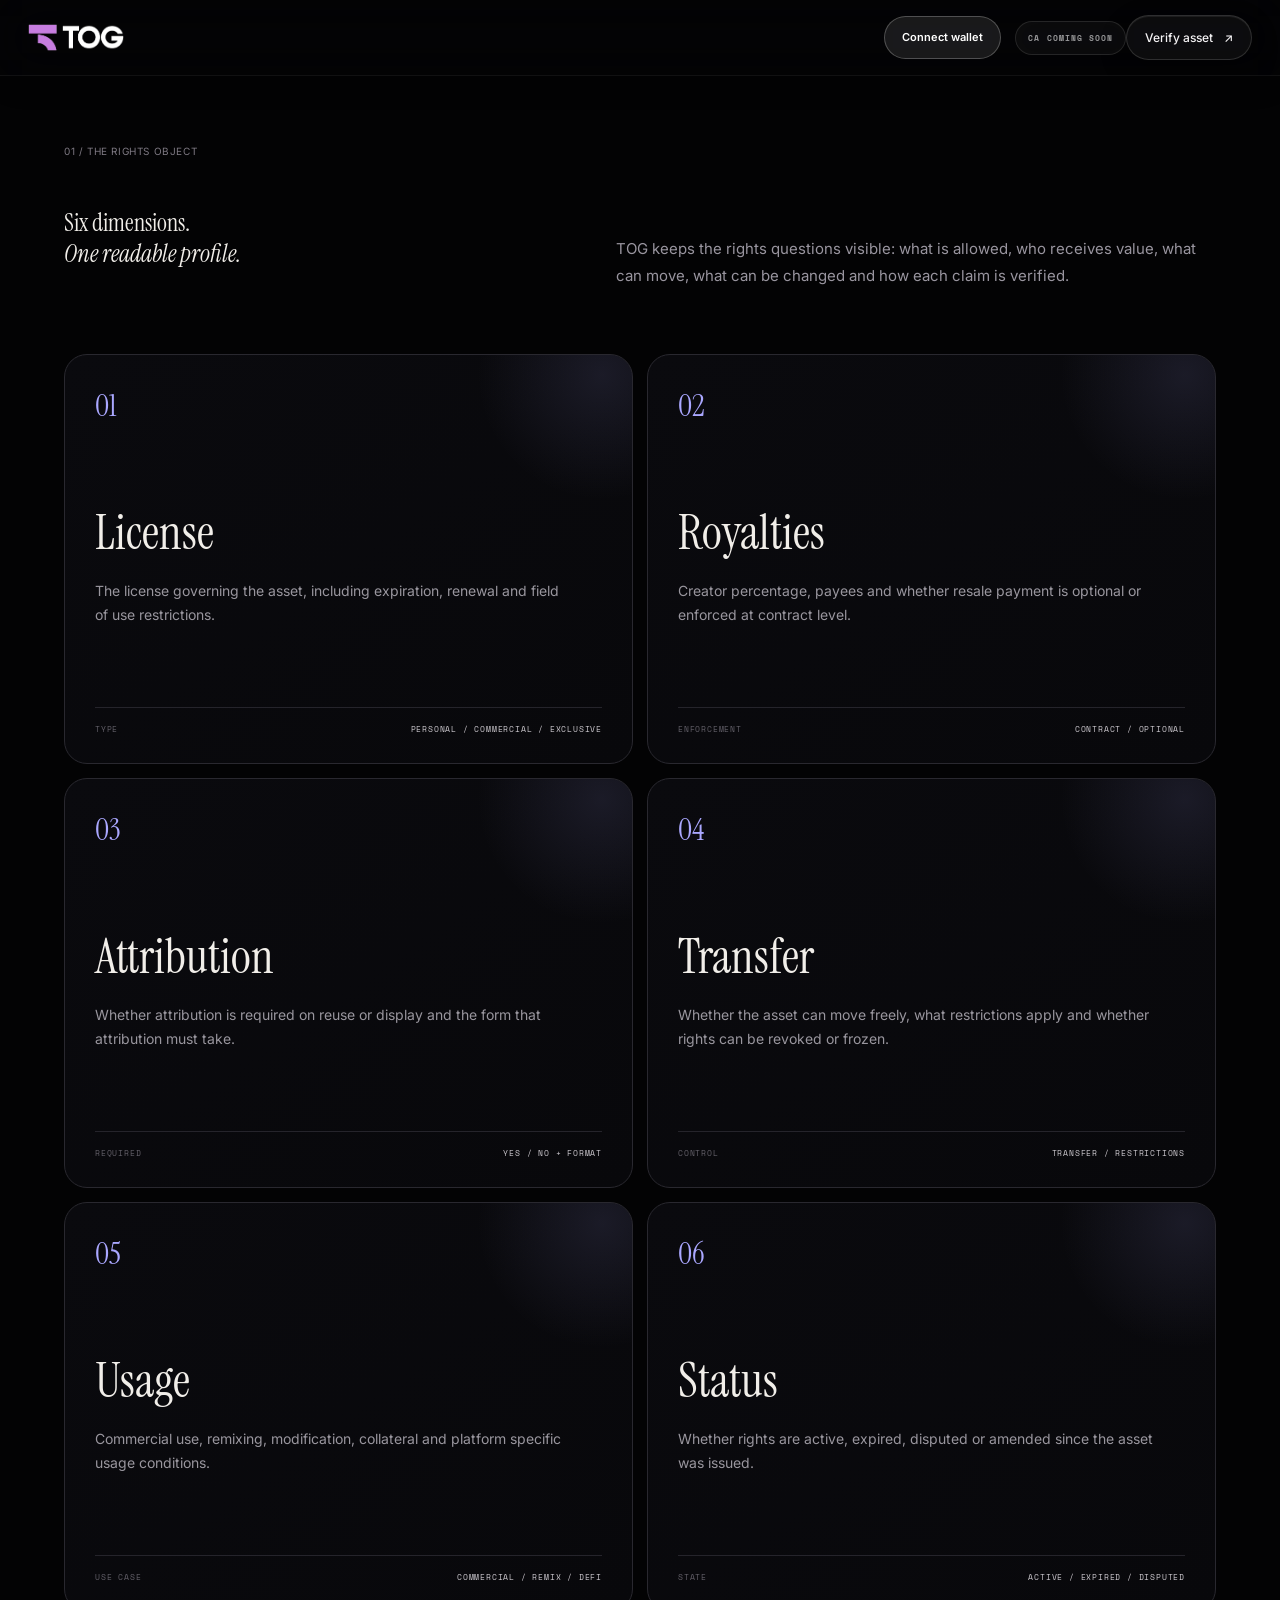
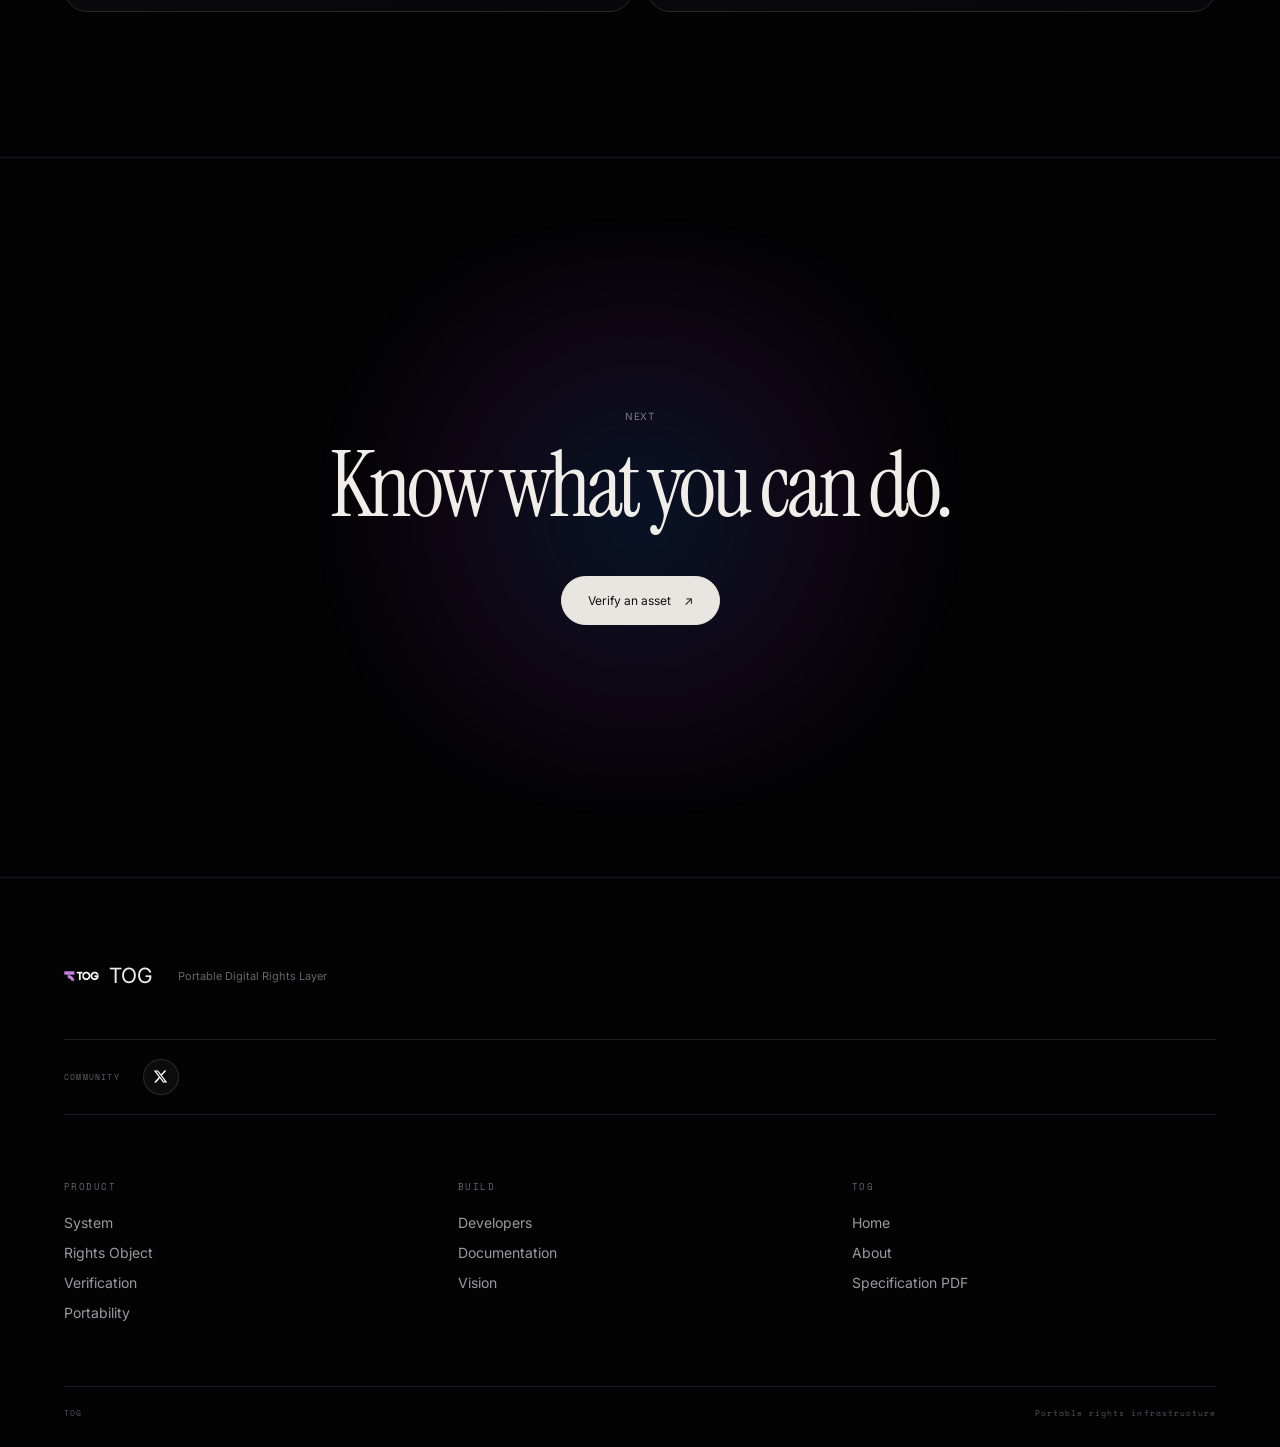
<file: rights.html>
<!doctype html><html lang="en"><head><meta charset="utf-8"><meta name="viewport" content="width=device-width,initial-scale=1"><meta name="description" content="Six dimensions. One readable profile."><title>The Rights Object | TOG</title><link rel="preconnect" href="https://fonts.googleapis.com"><link rel="preconnect" href="https://fonts.gstatic.com" crossorigin><link href="https://fonts.googleapis.com/css2?family=Instrument+Serif:ital@0;1&family=Inter:wght@400;500;600;700&family=Space+Mono:wght@400;700&display=swap" rel="stylesheet"><link rel="stylesheet" href="styles.css"></head><body><div class="stars"></div><header class="nav donut-nav reference-header">
<a class="brand" href="index.html"><img src="assets/tog-logo-nav.png" alt="TOG"><span>TOG</span></a>
<div class="nav-spacer"></div>
  <button class="connect-wallet" type="button" data-connect-wallet>Connect wallet</button>
  <span class="ca-coming-soon">CA COMING SOON</span>
  <a class="nav-cta" href="verify.html">Verify asset <span>↗</span></a><button class="menu" aria-label="Open menu"><i></i><i></i><i></i></button></header><div class="mobile-menu"><a href="system.html">System</a><a href="rights.html">Rights</a><a href="verify.html">Verify</a><a href="portability.html">Portability</a><a href="developers.html">Developers</a><a href="vision.html">Vision</a><a href="docs.html">Docs</a><div class="mobile-socials"><a href="https://x.com/tog_protocol" target="_blank" rel="noopener noreferrer" aria-label="TOG on X"><img src="assets/x.svg" alt=""></a></div></div><main class="page"><section class="section"><div class="section-label">01 / THE RIGHTS OBJECT</div><div class="section-heading-row"><h2>Six dimensions.<br><em>One readable profile.</em></h2><p>TOG keeps the rights questions visible: what is allowed, who receives value, what can move, what can be changed and how each claim is verified.</p></div><div class="rights-grid"><article class="right-card reveal"><span class="num">01</span><h3>License</h3><p>The license governing the asset, including expiration, renewal and field of use restrictions.</p><div class="card-data"><span>TYPE</span><b>PERSONAL / COMMERCIAL / EXCLUSIVE</b></div></article><article class="right-card reveal"><span class="num">02</span><h3>Royalties</h3><p>Creator percentage, payees and whether resale payment is optional or enforced at contract level.</p><div class="card-data"><span>ENFORCEMENT</span><b>CONTRACT / OPTIONAL</b></div></article><article class="right-card reveal"><span class="num">03</span><h3>Attribution</h3><p>Whether attribution is required on reuse or display and the form that attribution must take.</p><div class="card-data"><span>REQUIRED</span><b>YES / NO + FORMAT</b></div></article><article class="right-card reveal"><span class="num">04</span><h3>Transfer</h3><p>Whether the asset can move freely, what restrictions apply and whether rights can be revoked or frozen.</p><div class="card-data"><span>CONTROL</span><b>TRANSFER / RESTRICTIONS</b></div></article><article class="right-card reveal"><span class="num">05</span><h3>Usage</h3><p>Commercial use, remixing, modification, collateral and platform specific usage conditions.</p><div class="card-data"><span>USE CASE</span><b>COMMERCIAL / REMIX / DEFI</b></div></article><article class="right-card reveal"><span class="num">06</span><h3>Status</h3><p>Whether rights are active, expired, disputed or amended since the asset was issued.</p><div class="card-data"><span>STATE</span><b>ACTIVE / EXPIRED / DISPUTED</b></div></article></div></section><section class="final"><div class="final-orb"></div><div class="section-label">NEXT</div><h2>Know what you can do.</h2><a class="button primary large" href="verify.html">Verify an asset <span>↗</span></a></section></main><footer><div class="footer-brand"><img src="assets/tog-logo-nav.png" alt="TOG"><span>TOG</span><p>Portable Digital Rights Layer</p></div><div class="footer-community"><span>COMMUNITY</span><a href="https://x.com/tog_protocol" target="_blank" rel="noopener noreferrer" aria-label="TOG on X"><img src="assets/x.svg" alt=""></a></div><div class="footer-cols"><div><b>PRODUCT</b><a href="system.html">System</a><a href="rights.html">Rights Object</a><a href="verify.html">Verification</a><a href="portability.html">Portability</a></div><div><b>BUILD</b><a href="developers.html">Developers</a><a href="docs.html">Documentation</a><a href="vision.html">Vision</a></div><div><b>TOG</b><a href="index.html">Home</a><a href="vision.html">About</a><a href="assets/TOG_Product_Spec.pdf" download="TOG_Product_Spec.pdf">Specification PDF</a></div></div><div class="footer-bottom"><span>TOG</span><span>Portable rights infrastructure</span></div></footer><script src="script.js"></script></body></html>
</file>
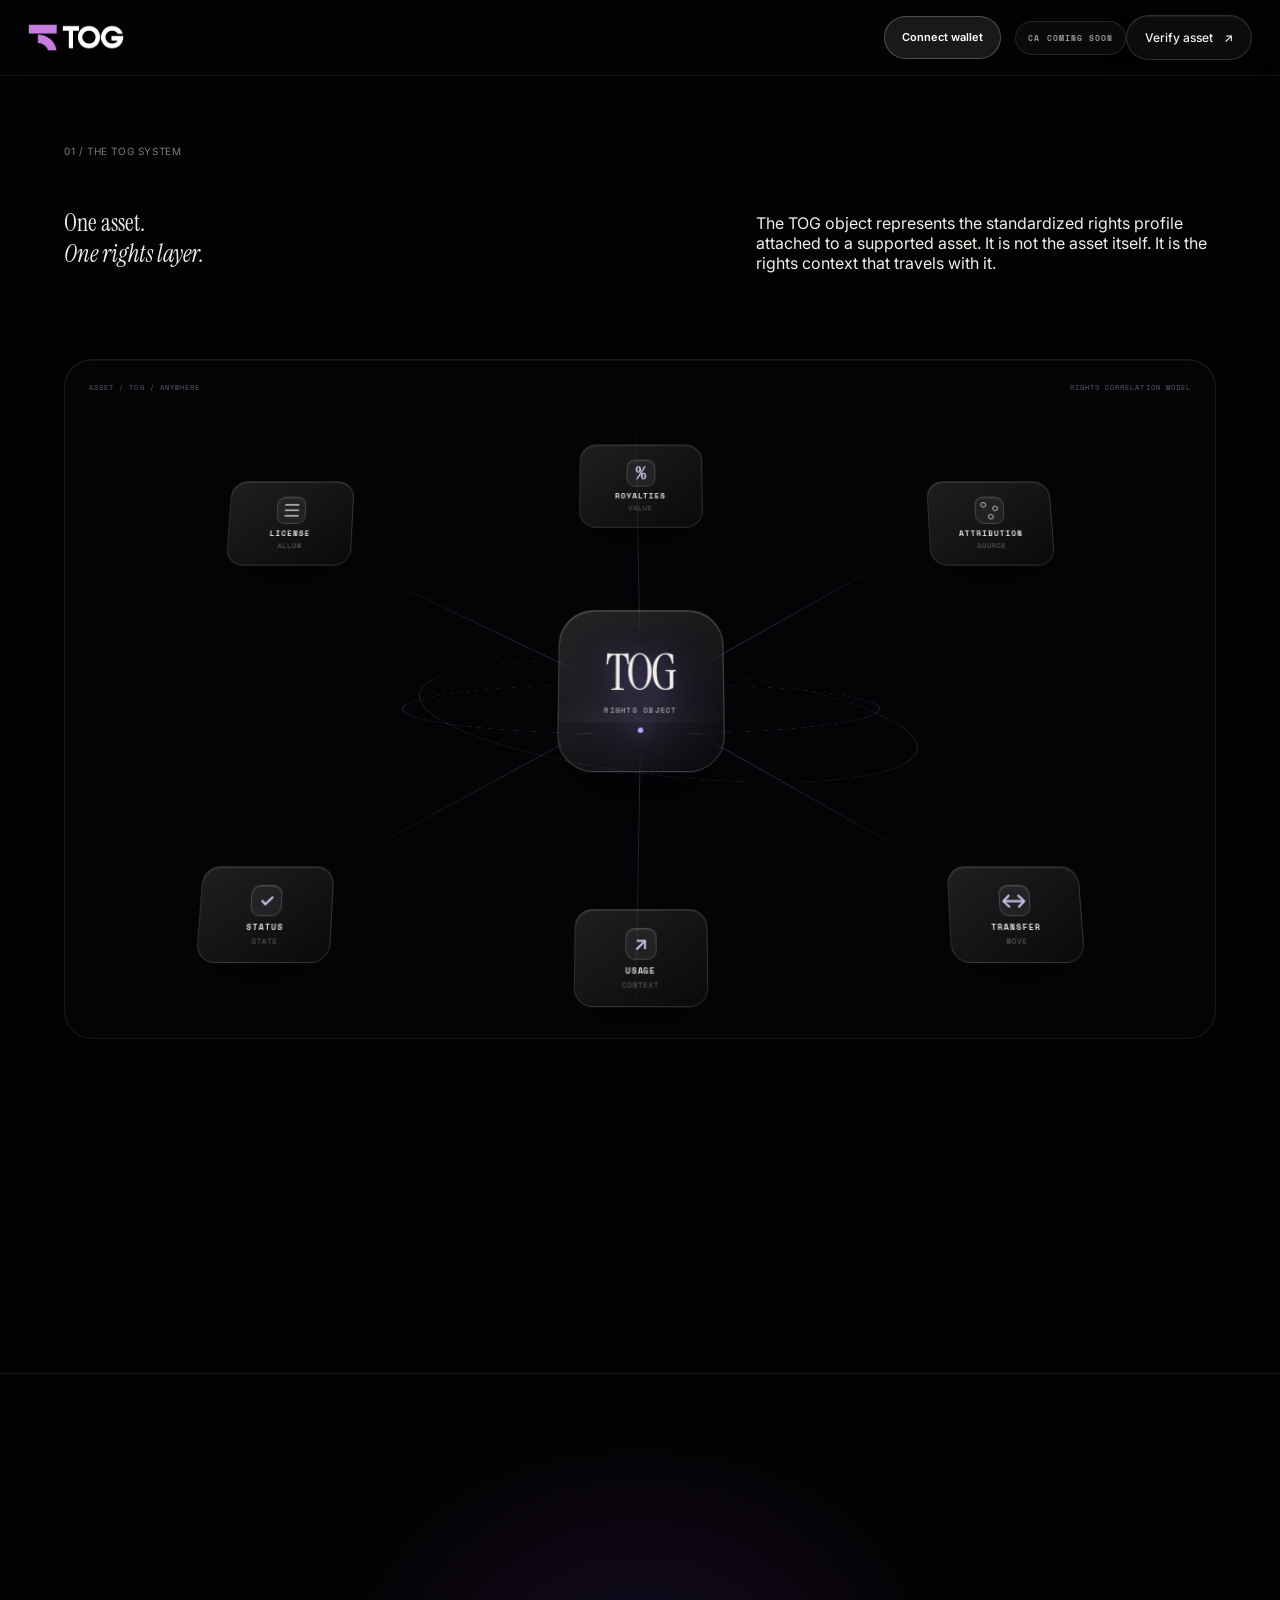
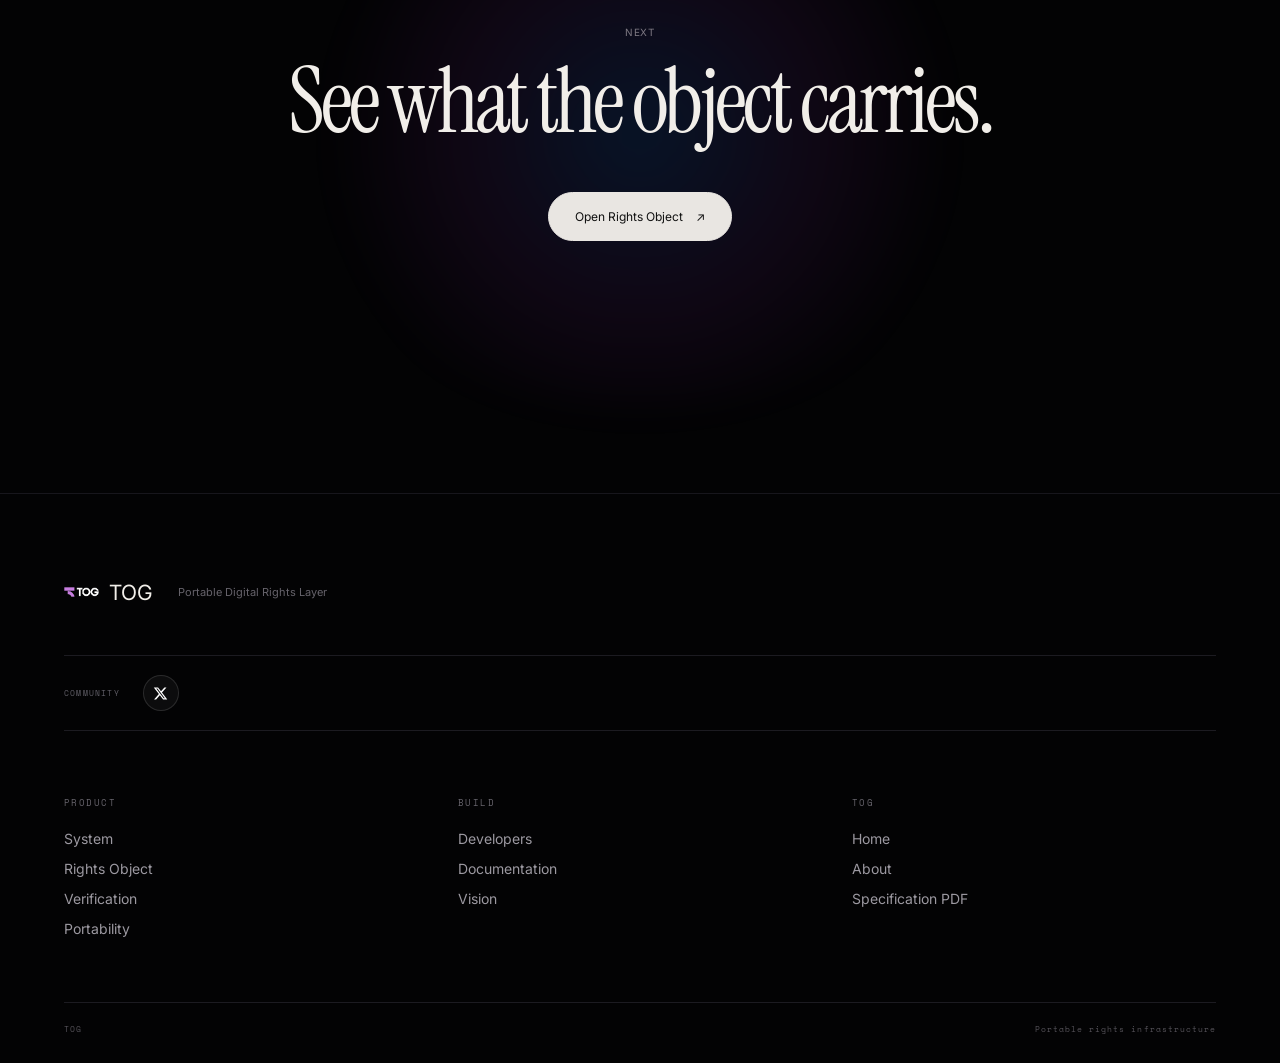
<file: system.html>
<!doctype html><html lang="en"><head><meta charset="utf-8"><meta name="viewport" content="width=device-width,initial-scale=1"><meta name="description" content="One rights layer across the asset lifecycle."><title>The TOG System | TOG</title><link rel="preconnect" href="https://fonts.googleapis.com"><link rel="preconnect" href="https://fonts.gstatic.com" crossorigin><link href="https://fonts.googleapis.com/css2?family=Instrument+Serif:ital@0;1&family=Inter:wght@400;500;600;700&family=Space+Mono:wght@400;700&display=swap" rel="stylesheet"><link rel="stylesheet" href="styles.css"></head><body><header class="nav donut-nav reference-header">
<a class="brand" href="index.html"><img src="assets/tog-logo-nav.png" alt="TOG"><span>TOG</span></a>
<div class="nav-spacer"></div>
  <button class="connect-wallet" type="button" data-connect-wallet>Connect wallet</button>
  <span class="ca-coming-soon">CA COMING SOON</span>
  <a class="nav-cta" href="verify.html">Verify asset <span>↗</span></a><button class="menu" aria-label="Open menu"><i></i><i></i><i></i></button></header><div class="mobile-menu"><a href="system.html">System</a><a href="rights.html">Rights</a><a href="verify.html">Verify</a><a href="portability.html">Portability</a><a href="developers.html">Developers</a><a href="vision.html">Vision</a><a href="docs.html">Docs</a><div class="mobile-socials"><a href="https://x.com/tog_protocol" target="_blank" rel="noopener noreferrer" aria-label="TOG on X"><img src="assets/x.svg" alt=""></a></div></div><main class="page"><section class="section"><div class="section-label">01 / THE TOG SYSTEM</div><div class="system-intro"><div><h2>One asset.<br><em>One rights layer.</em></h2></div><p>The TOG object represents the standardized rights profile attached to a supported asset. It is not the asset itself. It is the rights context that travels with it.</p></div><div class="system-stage system-core-stage reveal">
  <div class="system-topline"><span>ASSET / TOG / ANYWHERE</span><span>RIGHTS CORRELATION MODEL</span></div>
  <div class="core-grid" aria-hidden="true">
    <span class="core-line l1"></span><span class="core-line l2"></span><span class="core-line l3"></span>
    <span class="core-line l4"></span><span class="core-line l5"></span><span class="core-line l6"></span>
    <div class="core-ring ring-a"></div><div class="core-ring ring-b"></div>
    <div class="core-pulse"></div>
    <div class="core-center"><div class="core-logo">TOG</div><small>RIGHTS OBJECT</small><i></i></div>
    <div class="core-node n1"><div class="core-icon doc"><i></i><i></i><i></i></div><b>LICENSE</b><small>ALLOW</small></div>
    <div class="core-node n2"><div class="core-icon coin">%</div><b>ROYALTIES</b><small>VALUE</small></div>
    <div class="core-node n3"><div class="core-icon nodes"><i></i><i></i><i></i></div><b>ATTRIBUTION</b><small>SOURCE</small></div>
    <div class="core-node n4"><div class="core-icon arrows">↔</div><b>TRANSFER</b><small>MOVE</small></div>
    <div class="core-node n5"><div class="core-icon cursor">↗</div><b>USAGE</b><small>CONTEXT</small></div>
    <div class="core-node n6"><div class="core-icon check">✓</div><b>STATUS</b><small>STATE</small></div>
  </div>
</div><div class="four-pillars reveal"><div><span>01</span><b>IDENTITY</b><p>Name, token identity, contract and chain.</p></div><div><span>02</span><b>RIGHTS</b><p>License, royalties and attribution.</p></div><div><span>03</span><b>CONTROL</b><p>Transfer, usage and revocability.</p></div><div><span>04</span><b>PROOF</b><p>Onchain source, license source and update state.</p></div></div></section><section class="final"><div class="final-orb"></div><div class="section-label">NEXT</div><h2>See what the object carries.</h2><a class="button primary large" href="rights.html">Open Rights Object <span>↗</span></a></section></main><footer><div class="footer-brand"><img src="assets/tog-logo-nav.png" alt="TOG"><span>TOG</span><p>Portable Digital Rights Layer</p></div><div class="footer-community"><span>COMMUNITY</span><a href="https://x.com/tog_protocol" target="_blank" rel="noopener noreferrer" aria-label="TOG on X"><img src="assets/x.svg" alt=""></a></div><div class="footer-cols"><div><b>PRODUCT</b><a href="system.html">System</a><a href="rights.html">Rights Object</a><a href="verify.html">Verification</a><a href="portability.html">Portability</a></div><div><b>BUILD</b><a href="developers.html">Developers</a><a href="docs.html">Documentation</a><a href="vision.html">Vision</a></div><div><b>TOG</b><a href="index.html">Home</a><a href="vision.html">About</a><a href="assets/TOG_Product_Spec.pdf" download="TOG_Product_Spec.pdf">Specification PDF</a></div></div><div class="footer-bottom"><span>TOG</span><span>Portable rights infrastructure</span></div></footer><script src="script.js"></script></body></html>
</file>
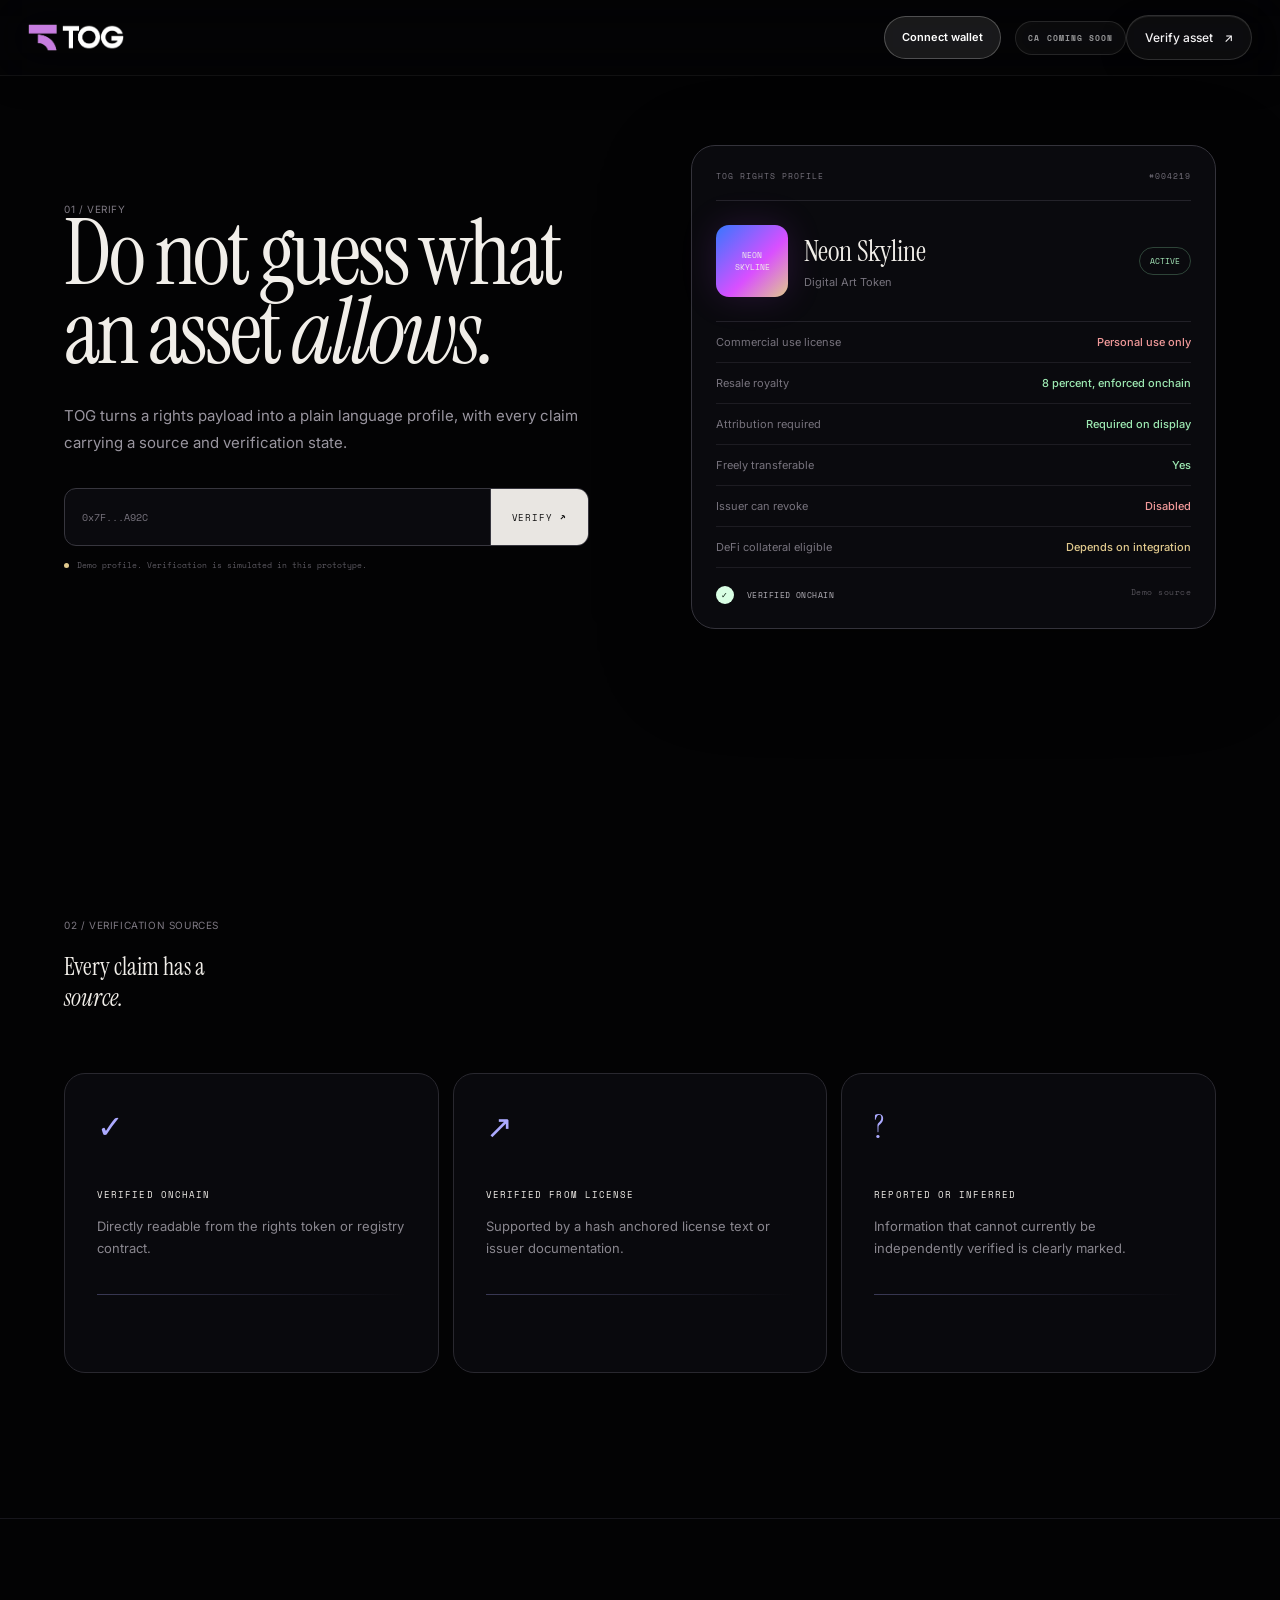
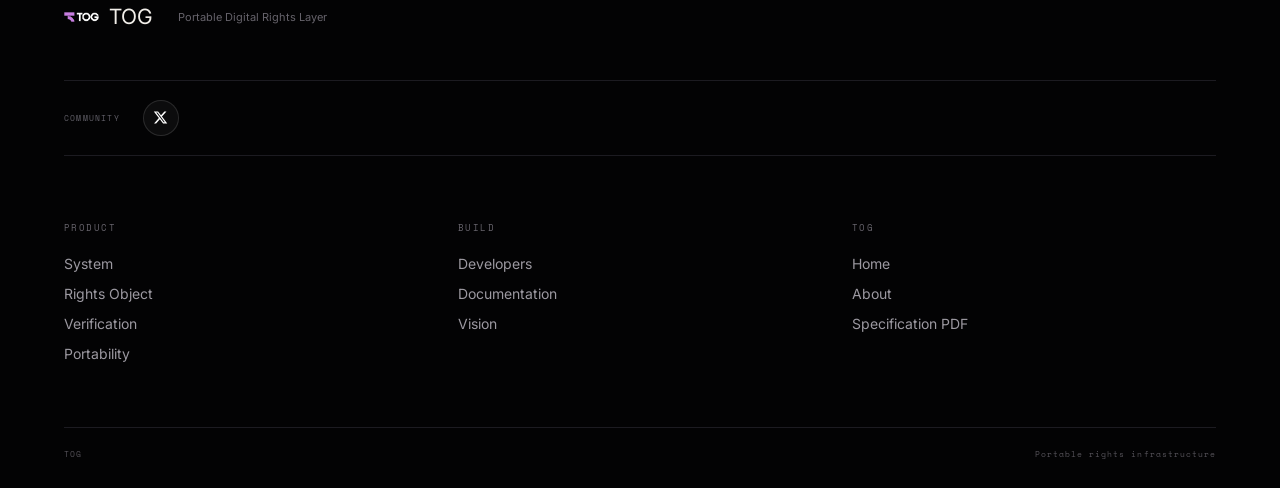
<file: verify.html>
<!doctype html><html lang="en"><head><meta charset="utf-8"><meta name="viewport" content="width=device-width,initial-scale=1"><meta name="description" content="Every claim has a source."><title>Verification | TOG</title><link rel="preconnect" href="https://fonts.googleapis.com"><link rel="preconnect" href="https://fonts.gstatic.com" crossorigin><link href="https://fonts.googleapis.com/css2?family=Instrument+Serif:ital@0;1&family=Inter:wght@400;500;600;700&family=Space+Mono:wght@400;700&display=swap" rel="stylesheet"><link rel="stylesheet" href="styles.css"></head><body><div class="stars"></div><header class="nav donut-nav reference-header">
<a class="brand" href="index.html"><img src="assets/tog-logo-nav.png" alt="TOG"><span>TOG</span></a>
<div class="nav-spacer"></div>
  <button class="connect-wallet" type="button" data-connect-wallet>Connect wallet</button>
  <span class="ca-coming-soon">CA COMING SOON</span>
  <a class="nav-cta" href="verify.html">Verify asset <span>↗</span></a><button class="menu" aria-label="Open menu"><i></i><i></i><i></i></button></header><div class="mobile-menu"><a href="system.html">System</a><a href="rights.html">Rights</a><a href="verify.html">Verify</a><a href="portability.html">Portability</a><a href="developers.html">Developers</a><a href="vision.html">Vision</a><a href="docs.html">Docs</a><div class="mobile-socials"><a href="https://x.com/tog_protocol" target="_blank" rel="noopener noreferrer" aria-label="TOG on X"><img src="assets/x.svg" alt=""></a></div></div><main class="page"><section class="section checker"><div class="checker-copy"><div class="section-label">01 / VERIFY</div><h2>Do not guess what<br>an asset <em>allows.</em></h2><p>TOG turns a rights payload into a plain language profile, with every claim carrying a source and verification state.</p><div class="verify-input"><span>0x7F...A92C</span><button id="verifyBtn">VERIFY <b>↗</b></button></div><div class="demo-status"><i></i><span id="demoStatus">Demo profile. Verification is simulated in this prototype.</span></div></div><div class="asset-panel reveal"><div class="panel-top"><span>TOG RIGHTS PROFILE</span><span>#004219</span></div><div class="asset-title"><div class="asset-art">NEON<br>SKYLINE</div><div><h3>Neon Skyline</h3><p>Digital Art Token</p></div><span class="status">ACTIVE</span></div><div class="checks"><div><span>Commercial use license</span><b class="bad">Personal use only</b></div><div><span>Resale royalty</span><b class="good">8 percent, enforced onchain</b></div><div><span>Attribution required</span><b class="good">Required on display</b></div><div><span>Freely transferable</span><b class="good">Yes</b></div><div><span>Issuer can revoke</span><b class="bad">Disabled</b></div><div><span>DeFi collateral eligible</span><b class="wait">Depends on integration</b></div></div><div class="verified"><span>✓</span> VERIFIED ONCHAIN <small>Demo source</small></div></div></section><section class="section"><div class="section-label">02 / VERIFICATION SOURCES</div><h2>Every claim has a<br><em>source.</em></h2><div class="verification-grid"><article class="verify-card reveal"><span class="verify-icon">✓</span><h3>VERIFIED ONCHAIN</h3><p>Directly readable from the rights token or registry contract.</p><div class="verify-line"></div></article><article class="verify-card reveal"><span class="verify-icon">↗</span><h3>VERIFIED FROM LICENSE</h3><p>Supported by a hash anchored license text or issuer documentation.</p><div class="verify-line"></div></article><article class="verify-card reveal"><span class="verify-icon">?</span><h3>REPORTED OR INFERRED</h3><p>Information that cannot currently be independently verified is clearly marked.</p><div class="verify-line"></div></article></div></section></main><footer><div class="footer-brand"><img src="assets/tog-logo-nav.png" alt="TOG"><span>TOG</span><p>Portable Digital Rights Layer</p></div><div class="footer-community"><span>COMMUNITY</span><a href="https://x.com/tog_protocol" target="_blank" rel="noopener noreferrer" aria-label="TOG on X"><img src="assets/x.svg" alt=""></a></div><div class="footer-cols"><div><b>PRODUCT</b><a href="system.html">System</a><a href="rights.html">Rights Object</a><a href="verify.html">Verification</a><a href="portability.html">Portability</a></div><div><b>BUILD</b><a href="developers.html">Developers</a><a href="docs.html">Documentation</a><a href="vision.html">Vision</a></div><div><b>TOG</b><a href="index.html">Home</a><a href="vision.html">About</a><a href="assets/TOG_Product_Spec.pdf" download="TOG_Product_Spec.pdf">Specification PDF</a></div></div><div class="footer-bottom"><span>TOG</span><span>Portable rights infrastructure</span></div></footer><script src="script.js"></script></body></html>
</file>
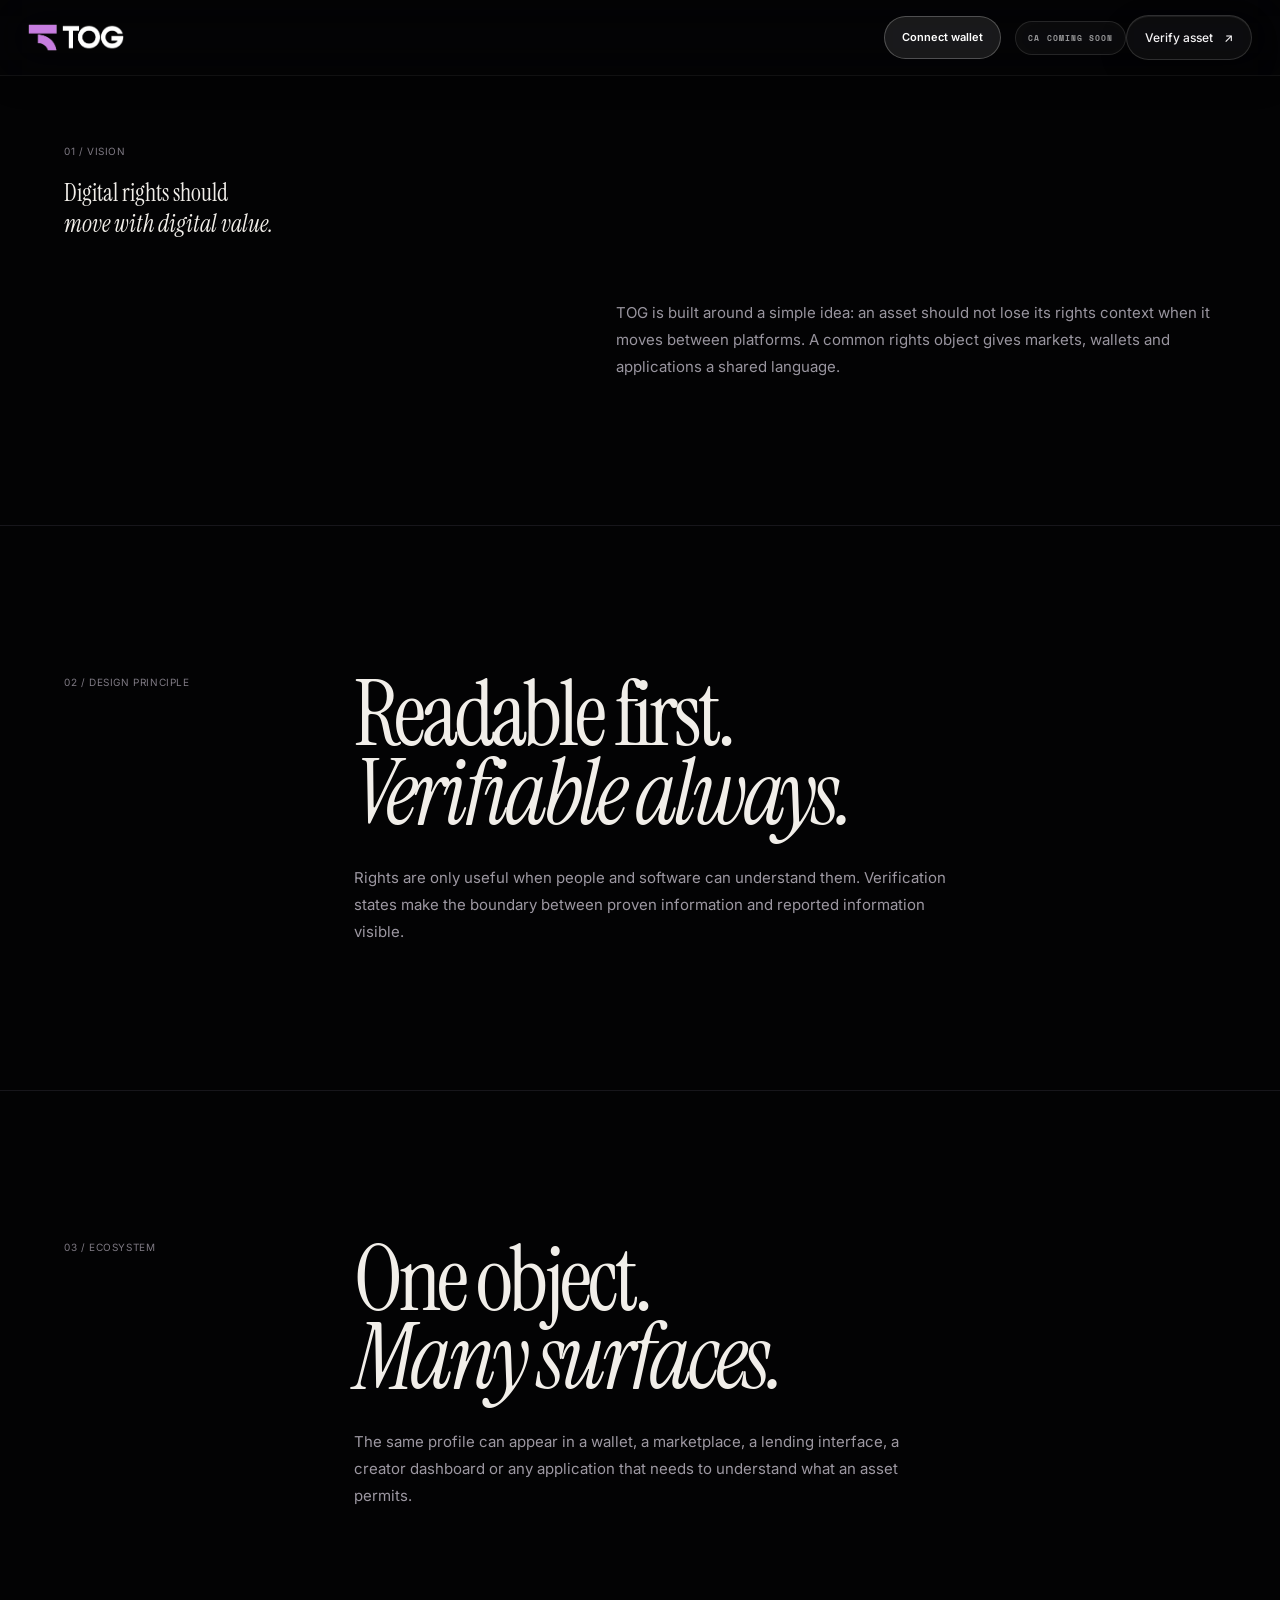
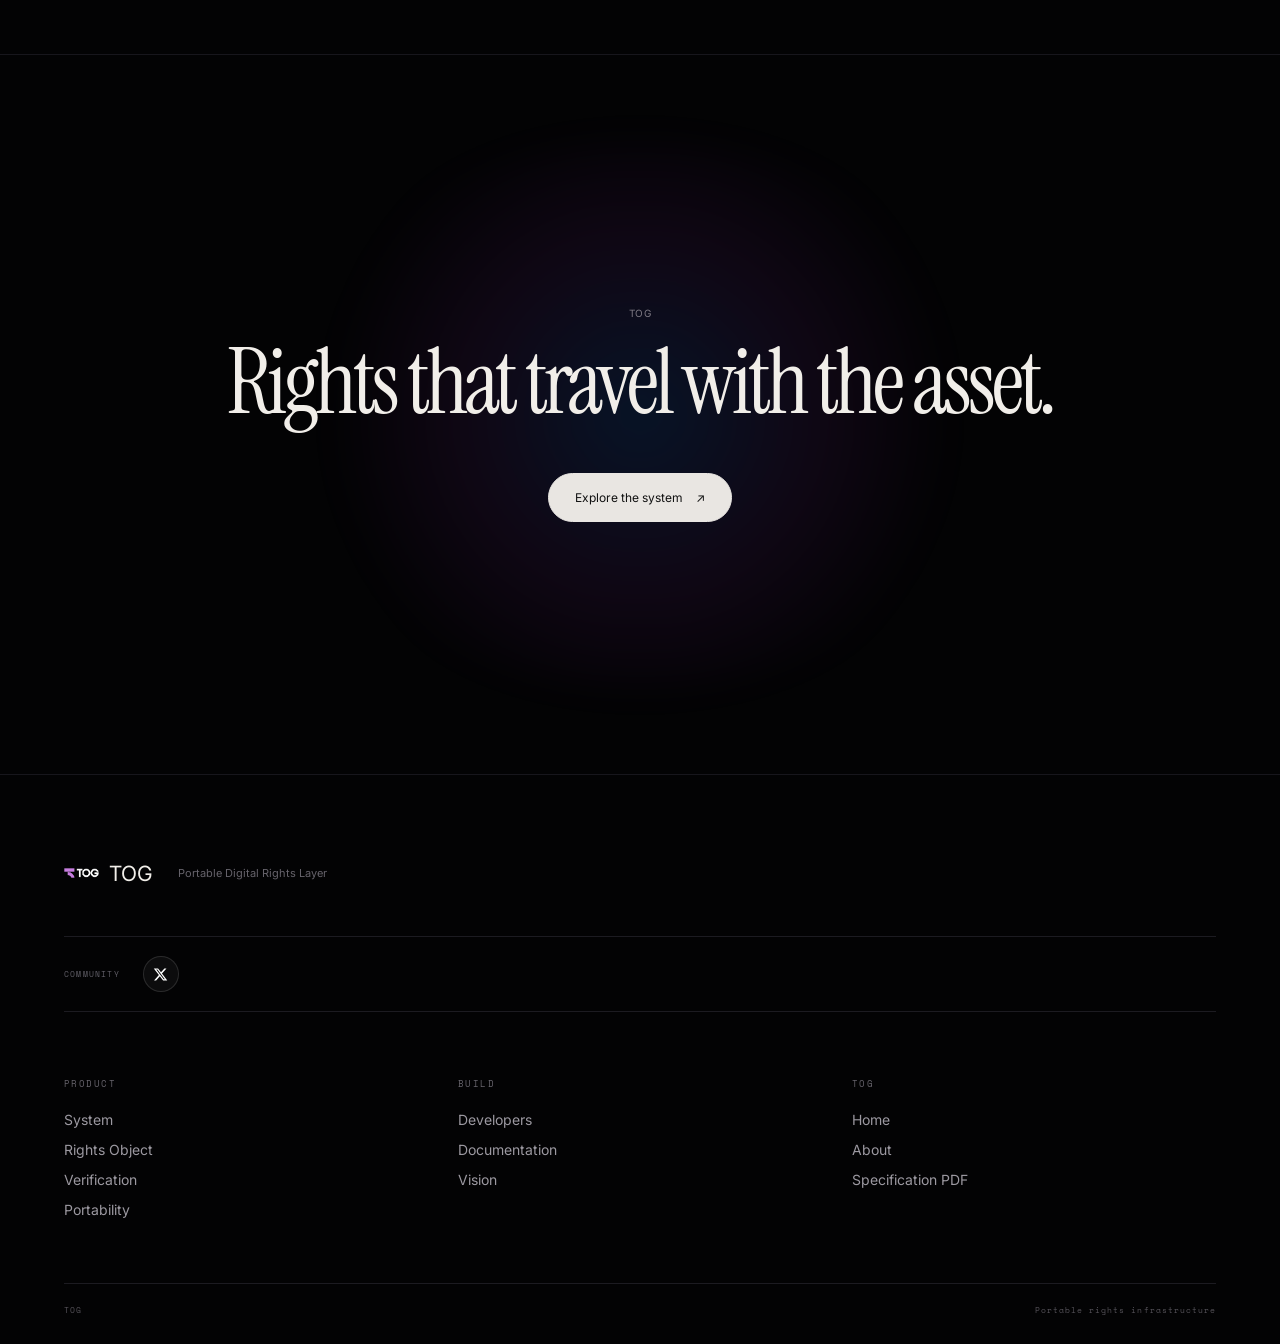
<file: vision.html>
<!doctype html><html lang="en"><head><meta charset="utf-8"><meta name="viewport" content="width=device-width,initial-scale=1"><meta name="description" content="Make digital rights portable, legible and composable."><title>Vision | TOG</title><link rel="preconnect" href="https://fonts.googleapis.com"><link rel="preconnect" href="https://fonts.gstatic.com" crossorigin><link href="https://fonts.googleapis.com/css2?family=Instrument+Serif:ital@0;1&family=Inter:wght@400;500;600;700&family=Space+Mono:wght@400;700&display=swap" rel="stylesheet"><link rel="stylesheet" href="styles.css"></head><body><div class="stars"></div><header class="nav donut-nav reference-header">
<a class="brand" href="index.html"><img src="assets/tog-logo-nav.png" alt="TOG"><span>TOG</span></a>
<div class="nav-spacer"></div>
  <button class="connect-wallet" type="button" data-connect-wallet>Connect wallet</button>
  <span class="ca-coming-soon">CA COMING SOON</span>
  <a class="nav-cta" href="verify.html">Verify asset <span>↗</span></a><button class="menu" aria-label="Open menu"><i></i><i></i><i></i></button></header><div class="mobile-menu"><a href="system.html">System</a><a href="rights.html">Rights</a><a href="verify.html">Verify</a><a href="portability.html">Portability</a><a href="developers.html">Developers</a><a href="vision.html">Vision</a><a href="docs.html">Docs</a><div class="mobile-socials"><a href="https://x.com/tog_protocol" target="_blank" rel="noopener noreferrer" aria-label="TOG on X"><img src="assets/x.svg" alt=""></a></div></div><main class="page"><section class="section"><div class="section-label">01 / VISION</div><h2>Digital rights should<br><em>move with digital value.</em></h2><div class="section-heading-row"><div></div><p>TOG is built around a simple idea: an asset should not lose its rights context when it moves between platforms. A common rights object gives markets, wallets and applications a shared language.</p></div></section><section class="section statement reveal"><div class="section-label">02 / DESIGN PRINCIPLE</div><div><h2>Readable first.<br><em>Verifiable always.</em></h2><p>Rights are only useful when people and software can understand them. Verification states make the boundary between proven information and reported information visible.</p></div></section><section class="section statement reveal"><div class="section-label">03 / ECOSYSTEM</div><div><h2>One object.<br><em>Many surfaces.</em></h2><p>The same profile can appear in a wallet, a marketplace, a lending interface, a creator dashboard or any application that needs to understand what an asset permits.</p></div></section><section class="final"><div class="final-orb"></div><div class="section-label">TOG</div><h2>Rights that travel with the asset.</h2><a class="button primary large" href="system.html">Explore the system <span>↗</span></a></section></main><footer><div class="footer-brand"><img src="assets/tog-logo-nav.png" alt="TOG"><span>TOG</span><p>Portable Digital Rights Layer</p></div><div class="footer-community"><span>COMMUNITY</span><a href="https://x.com/tog_protocol" target="_blank" rel="noopener noreferrer" aria-label="TOG on X"><img src="assets/x.svg" alt=""></a></div><div class="footer-cols"><div><b>PRODUCT</b><a href="system.html">System</a><a href="rights.html">Rights Object</a><a href="verify.html">Verification</a><a href="portability.html">Portability</a></div><div><b>BUILD</b><a href="developers.html">Developers</a><a href="docs.html">Documentation</a><a href="vision.html">Vision</a></div><div><b>TOG</b><a href="index.html">Home</a><a href="vision.html">About</a><a href="assets/TOG_Product_Spec.pdf" download="TOG_Product_Spec.pdf">Specification PDF</a></div></div><div class="footer-bottom"><span>TOG</span><span>Portable rights infrastructure</span></div></footer><script src="script.js"></script></body></html>
</file>
<file: home.css>
:root{
  --bg:#030305;--ink:#f3f0ec;--mute:#9a96a3;--faint:#5d5a66;--line:rgba(255,255,255,.1);
  --violet:#aaa7ff;--blue:#3677ff;--mag:#d94fff;--cyan:#57cfff;--amber:#c88d58;
  --pad:clamp(22px,6vw,110px);--nav:72px;
  --serif:'Instrument Serif',Georgia,serif;--sans:Inter,system-ui,-apple-system,Arial,sans-serif;
}
*{box-sizing:border-box;margin:0}
html{background:var(--bg);scroll-behavior:smooth}
body{background:var(--bg);color:var(--ink);font:400 16px/1.6 var(--sans);overflow-x:clip;-webkit-font-smoothing:antialiased}
body.menu-open{overflow:hidden}
a{color:inherit;text-decoration:none}
button{font:inherit;color:inherit}
img{display:block;max-width:100%}
:focus-visible{outline:2px solid var(--violet);outline-offset:3px}
body::before{content:"";position:fixed;inset:0;pointer-events:none;z-index:150;opacity:.06;background-image:radial-gradient(rgba(255,255,255,.8) .5px,transparent .6px);background-size:4px 4px;mix-blend-mode:screen}

/* ---------- NAV ---------- */
.nav{position:fixed;inset:0 0 auto 0;height:var(--nav);padding:0 clamp(18px,3vw,36px);display:flex;align-items:center;justify-content:space-between;z-index:100;transition:background .4s,backdrop-filter .4s,border-color .4s;border-bottom:1px solid transparent}
.nav.scrolled{background:rgba(3,3,5,.55);backdrop-filter:blur(18px) saturate(140%);-webkit-backdrop-filter:blur(18px) saturate(140%);border-bottom-color:rgba(255,255,255,.06)}
.brand{display:flex;align-items:center;gap:10px;font-weight:500;font-size:17px;letter-spacing:-.01em}
.brand img{height:26px;width:auto;filter:brightness(0) invert(1)}
.nav-right{display:flex;align-items:center;gap:10px}
.connect-wallet{height:44px;padding:0 20px;border-radius:999px;border:1px solid rgba(255,255,255,.18);background:rgba(255,255,255,.06);color:var(--ink);font:500 13px var(--sans);cursor:pointer;transition:background .25s,border-color .25s}
.connect-wallet:hover{background:rgba(255,255,255,.13)}
.connect-wallet.is-connected{border-color:rgba(157,233,178,.5);color:#bff3cd}
.connect-wallet:disabled{opacity:.6;cursor:wait}
.menu{width:44px;height:44px;border-radius:50%;border:1px solid rgba(255,255,255,.18);background:rgba(255,255,255,.06);display:grid;place-content:center;gap:6px;cursor:pointer;transition:background .25s}
.menu:hover{background:rgba(255,255,255,.13)}
.menu i{display:block;width:18px;height:1.5px;background:#fff;transition:transform .35s}
.menu[aria-expanded="true"] i:first-child{transform:translateY(3.75px) rotate(45deg)}
.menu[aria-expanded="true"] i:last-child{transform:translateY(-3.75px) rotate(-45deg)}

.mobile-menu{position:fixed;inset:0;z-index:90;display:flex;flex-direction:column;justify-content:center;padding:var(--nav) var(--pad) 40px;background:rgba(3,3,6,.88);backdrop-filter:blur(28px);-webkit-backdrop-filter:blur(28px);opacity:0;visibility:hidden;transition:opacity .4s,visibility .4s}
.mobile-menu.open{opacity:1;visibility:visible}
.mobile-menu a{font:400 clamp(2.2rem,7vw,4.5rem)/1.14 var(--serif);letter-spacing:-.02em;color:rgba(243,240,236,.5);width:max-content;opacity:0;transform:translateY(24px);transition:color .25s,transform .6s cubic-bezier(.2,.7,.2,1),opacity .6s;transition-delay:0s,calc(var(--n,0)*45ms),calc(var(--n,0)*45ms)}
.mobile-menu.open a{opacity:1;transform:none}
.mobile-menu a:hover{color:#fff}
.mobile-socials{margin-top:34px}
.mobile-socials a{opacity:1;transform:none;font-size:inherit}
.mobile-socials img{width:22px;height:22px}

.wallet-toast{position:fixed;left:50%;bottom:28px;transform:translateX(-50%);z-index:200;padding:12px 18px;border-radius:14px;background:rgba(20,19,26,.92);border:1px solid var(--line);backdrop-filter:blur(14px);font-size:13px;line-height:1.5;max-width:min(92vw,460px);text-align:center}
.wallet-toast[hidden]{display:none}

/* ---------- 3D LOGO STAGE ---------- */
.logo-stage{position:fixed;left:0;top:0;width:var(--ls,420px);height:var(--ls,420px);margin:calc(var(--ls,420px)/-2) 0 0 calc(var(--ls,420px)/-2);perspective:2200px;z-index:2;pointer-events:none;will-change:transform,opacity;opacity:0}
.logo-glow{position:absolute;inset:-34%;background:radial-gradient(circle,rgba(150,115,255,.4),rgba(60,100,255,.15) 42%,transparent 68%);filter:blur(34px)}
.logo-float{position:absolute;inset:0;transform-style:preserve-3d;animation:float 6s ease-in-out infinite}
.logo-rig{position:absolute;inset:0;transform-style:preserve-3d;--gap:4px}
.logo-rig .ly{position:absolute;inset:0;transform:translateZ(calc(var(--k,0)*var(--gap)));-webkit-mask:var(--mask) center/contain no-repeat;mask:var(--mask) center/contain no-repeat}
.logo-rig .face{background:linear-gradient(135deg,#fbe3ff 0%,#e3a6fb 22%,#c67ee0 48%,#9a4fd0 74%,#6a2ba6 100%)}
.logo-rig .shine{background:linear-gradient(112deg,transparent 32%,rgba(255,255,255,.9) 49%,transparent 64%);background-size:280% 100%;background-position:140% 0;animation:sheen 3.6s ease-in-out infinite}
@keyframes sheen{0%{background-position:140% 0}65%,100%{background-position:-40% 0}}
@keyframes float{0%,100%{transform:translateY(-10px) rotateY(-10deg)}50%{transform:translateY(10px) rotateY(10deg)}}

/* ---------- SHARED ---------- */
main{position:relative}
h1,h2,h3{font-family:var(--serif);font-weight:400}
.pin{position:sticky;top:0;height:100vh;height:100svh;overflow:hidden;z-index:5}
.button{display:inline-flex;align-items:center;justify-content:center;height:50px;padding:0 26px;border-radius:999px;border:1px solid rgba(255,255,255,.2);background:rgba(255,255,255,.06);backdrop-filter:blur(8px);font:500 14px var(--sans);transition:transform .3s,background .3s}
.button:hover{transform:translateY(-2px);background:rgba(255,255,255,.13)}
.button.primary{background:#f1eee9;color:#0a0a0c;border-color:transparent}
.button.primary:hover{background:#fff}
.button.large{height:56px;padding:0 30px;font-size:15px}
.hero-actions{display:flex;gap:10px;flex-wrap:wrap}

/* ---------- HERO ---------- */
.hero{position:relative;min-height:100vh;min-height:100svh;display:flex;align-items:flex-end;padding:calc(var(--nav) + 4vh) var(--pad) clamp(30px,6vh,64px);overflow:hidden;background:#0a0412}
.hero::after{content:"";position:absolute;left:0;right:0;bottom:0;height:24vh;background:linear-gradient(transparent,#030305);z-index:1;pointer-events:none}
.hero-bg{position:absolute;inset:0;z-index:0;pointer-events:none;background:radial-gradient(36% 50% at 50% 38%,rgba(226,150,255,.55),transparent 70%),linear-gradient(90deg,#e8a3ff 0%,#c868fb 15%,#9a38ec 31%,#5a1cb6 44%,#220a52 56%,#0a0418 69%,#05020c 100%)}
.hb-glow{position:absolute;left:-8%;top:6%;width:52%;height:78%;background:radial-gradient(circle at 32% 38%,rgba(255,205,255,.42),transparent 62%);filter:blur(24px)}
.hb-edge{position:absolute;top:-18%;bottom:-18%;left:31%;width:26%;background:radial-gradient(ellipse at center,#0c0415 0%,rgba(12,4,21,.85) 42%,transparent 72%);filter:blur(34px);transform:rotate(7deg)}
.hb-bokeh span{position:absolute;border-radius:50%;background:radial-gradient(circle,var(--c) 0,var(--c) 50%,transparent 72%);box-shadow:0 0 22px var(--c);filter:blur(var(--b));animation:bk var(--t) ease-in-out infinite alternate}
@keyframes bk{to{transform:translate(var(--dx),var(--dy))}}
.hb-grain{position:absolute;inset:0;background-image:url("data:image/svg+xml;utf8,<svg xmlns='http://www.w3.org/2000/svg' width='240' height='240'><filter id='n'><feTurbulence type='fractalNoise' baseFrequency='.85' numOctaves='2' stitchTiles='stitch'/><feColorMatrix values='.33 .33 .33 0 0 .33 .33 .33 0 0 .33 .33 .33 0 0 0 0 0 1 0'/></filter><rect width='240' height='240' filter='url(%23n)'/></svg>");background-size:240px 240px;opacity:.6;mix-blend-mode:overlay}
.hero-bottom{position:relative;z-index:5;width:100%;display:grid;grid-template-columns:1.1fr .9fr;gap:40px 60px;align-items:end;will-change:transform,opacity}
.tag{display:inline-flex;align-items:stretch;gap:7px;margin-bottom:22px}
.tag span{background:#fff;color:#6a22a4;padding:7px 14px 6px;font:600 clamp(.75rem,1vw,.9rem)/1.2 var(--sans);letter-spacing:.12em;text-transform:uppercase}
.tag i{width:5px;background:#fff}
.hero h1{display:flex;flex-direction:column;font:400 clamp(3rem,6vw,6.4rem)/.94 var(--serif);letter-spacing:-.04em;color:#fff}
.hero h1 .l2{position:relative;padding-left:clamp(44px,7vw,110px);font-style:italic;background:linear-gradient(100deg,#fff 0%,#f0d6ff 45%,#d9a6f2 100%);-webkit-background-clip:text;background-clip:text;color:transparent;width:max-content;max-width:100%}
.hero h1 .l2::before{content:"";position:absolute;left:0;top:58%;width:clamp(30px,7vw,120px);height:3px;background:linear-gradient(90deg,#fff,rgba(255,255,255,0))}
.hero-right p{font:400 clamp(.95rem,1.15vw,1.1rem)/1.7 var(--sans);color:#e8c3fa;max-width:32em}
.hero-right small{display:block;margin-top:16px;font:500 .74rem/1.6 var(--sans);color:#fff;letter-spacing:.08em;text-transform:uppercase}
.hero-right .hero-actions{margin-top:22px}

/* ---------- PROBLEM ---------- */
.problem{height:300vh;position:relative}
.problem .pin{display:flex;align-items:center;justify-content:flex-end;padding:0 var(--pad)}
.problem-copy{width:min(760px,54vw);will-change:opacity}
.problem h2{font-size:clamp(2.6rem,5vw,5.4rem);line-height:.95;letter-spacing:-.035em}
.problem .ln{display:block;will-change:transform,opacity}
.problem .ln.dim{color:var(--violet);font-style:italic}
.scrub{margin-top:34px;font-size:clamp(1.05rem,1.45vw,1.3rem);line-height:1.65;max-width:34em}
.scrub .w{opacity:.14}

/* ---------- TUNNEL ---------- */
.tunnel{height:520vh;position:relative}
.tunnel .pin{perspective:1100px}
.tunnel-title{position:absolute;left:var(--pad);top:50%;transform:translateY(-50%);width:min(32vw,440px);z-index:6}
.tunnel-title h2,.ring-head h2,.layer-copy h2,.surfaces-head h2{font-size:clamp(2.4rem,4.6vw,4.6rem);line-height:.98;letter-spacing:-.03em}
.tunnel-title p{margin-top:22px;color:var(--mute);line-height:1.7;max-width:30em}
.tunnel-world{position:absolute;inset:0;transform-style:preserve-3d}
.t-card{position:absolute;left:var(--cx,66%);top:var(--cy,50%);width:min(420px,78vw);padding:30px 32px 34px;border-radius:28px;background:linear-gradient(160deg,rgba(40,36,64,.92),rgba(12,11,20,.94) 55%);border:1px solid rgba(255,255,255,.14);box-shadow:0 40px 120px rgba(50,35,140,.4),inset 0 1px 0 rgba(255,255,255,.18);will-change:transform,opacity;opacity:0}
.t-ico{width:100%;height:auto;max-height:130px;margin-bottom:18px}
.t-num{display:block;font:400 3.4rem/1 var(--serif);background:linear-gradient(180deg,rgba(255,255,255,.5),rgba(255,255,255,.04));-webkit-background-clip:text;background-clip:text;color:transparent;margin-bottom:4px}
.t-card h3{font-size:2.3rem;letter-spacing:-.02em;line-height:1.05}
.t-card p{margin-top:10px;color:var(--mute);font-size:15px;line-height:1.6}
.t-rail{position:absolute;left:var(--pad);bottom:7vh;display:flex;gap:10px;z-index:6}
.t-rail i{width:38px;height:3px;border-radius:2px;background:rgba(255,255,255,.14);transition:background .3s,width .3s}
.t-rail i.on{background:#fff;width:56px}

/* ---------- ICONS (shared stroke treatment, 3-layer depth) ---------- */
.ic,.t-ico,.s-ico{overflow:visible}
.ic use,.t-ico use,.s-ico use{fill:none;stroke-linecap:round;stroke-linejoin:round;stroke-width:2.4}
.ic .f,.s-ico .f{stroke:url(#gStroke)}
.t-ico .f{stroke:url(#gStroke2)}
.ic .d1,.t-ico .d1,.s-ico .d1{stroke:#8f8cff;opacity:.3;transform:translate(3px,3px)}
.ic .d2,.t-ico .d2,.s-ico .d2{stroke:#4bd0ff;opacity:.14;transform:translate(6px,6px)}

/* ---------- RING ---------- */
.ring{height:560vh;position:relative}
.ring-head{position:absolute;top:calc(var(--nav) + 5vh);left:0;right:0;text-align:center;z-index:6}
.ring-scene{position:absolute;inset:0;perspective:1800px;perspective-origin:50% 48%;--cw:clamp(230px,22vw,300px);--ch:clamp(340px,52vh,430px)}
.ring-rig{position:absolute;left:50%;top:52%;width:0;height:0;transform-style:preserve-3d}
.r-card{position:absolute;width:var(--cw);height:var(--ch);left:calc(var(--cw)/-2);top:calc(var(--ch)/-2);transform:rotateY(calc(var(--i)*60deg)) translateZ(var(--R,330px));backface-visibility:hidden;-webkit-backface-visibility:hidden;padding:18px 18px 24px;border-radius:26px;display:flex;flex-direction:column;background:linear-gradient(165deg,rgba(38,34,62,.94),rgba(10,9,17,.96) 60%);border:1px solid rgba(255,255,255,.13);box-shadow:inset 0 1px 0 rgba(255,255,255,.16);transition:box-shadow .4s,border-color .4s}
.r-card.on{border-color:rgba(172,170,255,.55);box-shadow:0 0 0 1px rgba(172,170,255,.25),0 30px 90px rgba(90,70,255,.4),inset 0 1px 0 rgba(255,255,255,.2)}
.r-ico{flex:1;min-height:0;display:grid;place-items:center;border-radius:18px;background:radial-gradient(circle at 50% 42%,rgba(130,105,255,.28),transparent 70%),rgba(255,255,255,.025);border:1px solid rgba(255,255,255,.07)}
.r-ico .ic{width:56%;height:auto;max-height:80%}
.r-card h3{font-size:2.1rem;letter-spacing:-.02em;margin-top:18px;line-height:1}
.r-card p{margin-top:8px;color:var(--mute);font-size:14px;line-height:1.55}
.ring-readout{position:absolute;bottom:7vh;left:50%;transform:translateX(-50%);display:flex;gap:8px;z-index:6}
.ring-readout i{width:8px;height:8px;border-radius:99px;background:rgba(255,255,255,.18);transition:width .3s,background .3s}
.ring-readout i.on{width:30px;background:#fff}

/* ---------- LAYER ---------- */
.layer{height:360vh;position:relative}
.layer-copy{position:absolute;left:var(--pad);top:calc(var(--nav) + 8vh);max-width:min(460px,40vw);z-index:6}
.layer-copy p{margin-top:18px;color:var(--mute);line-height:1.7}
.layer-tags{list-style:none;position:absolute;left:50%;top:52%;width:0;height:0;padding:0;z-index:6}
.layer-tags li{position:absolute;display:flex;align-items:center;gap:9px;padding:9px 16px 9px 13px;border-radius:999px;white-space:nowrap;border:1px solid rgba(255,255,255,.2);background:rgba(8,8,14,.62);backdrop-filter:blur(10px);font:500 13px var(--sans);transform:translate(calc(var(--tx,0px)*(.55 + .45*var(--ex,0))),calc(var(--ty,0px)*(.55 + .45*var(--ex,0)))) translate(-50%,-50%);opacity:clamp(0,calc((var(--ex,0) - .25)*1.8),1)}
.layer-tags li::before{content:"";width:7px;height:7px;border-radius:50%;background:var(--violet);box-shadow:0 0 12px var(--violet)}
.layer-stats{position:absolute;left:var(--pad);right:var(--pad);bottom:6vh;display:flex;justify-content:space-between;gap:20px;z-index:6}
.layer-stats div{display:flex;flex-direction:column}
.layer-stats b{font:400 clamp(1.8rem,3vw,2.8rem)/1 var(--serif)}
.layer-stats span{font-size:13px;color:var(--mute);margin-top:6px}

/* ---------- SURFACES ---------- */
.surfaces{position:relative;z-index:5;padding:16vh 0 14vh}
.surfaces-head{padding:0 var(--pad);margin-bottom:12vh;max-width:900px}
.surfaces-head p{margin-top:18px;color:var(--mute);max-width:34em}
.stack{padding:0 var(--pad);position:relative;perspective:1600px}
.s-card{position:sticky;top:calc(14vh + var(--i)*32px);height:min(60vh,520px);margin-bottom:22vh;border-radius:32px;padding:clamp(24px,4vw,56px);display:grid;grid-template-columns:1.1fr .9fr;align-items:center;gap:20px;overflow:hidden;background:radial-gradient(60% 90% at 100% 0%,var(--tint),transparent 62%),linear-gradient(145deg,rgba(28,26,44,.98),rgba(9,8,15,.99));border:1px solid rgba(255,255,255,.13);box-shadow:0 -20px 80px rgba(0,0,0,.6),inset 0 1px 0 rgba(255,255,255,.14);transform-origin:50% 0;will-change:transform}
.s-card:last-child{margin-bottom:0}
.s-card::after{content:"";position:absolute;inset:0;background:#030305;opacity:calc(var(--dim,0)*.62);pointer-events:none}
.s-copy .verb{display:inline-block;padding:6px 14px;border-radius:999px;border:1px solid rgba(255,255,255,.2);font-size:13px;color:#dcd9ff;margin-bottom:22px}
.s-copy h3{font-size:clamp(3rem,6vw,6rem);line-height:.95;letter-spacing:-.035em}
.s-copy p{margin-top:20px;max-width:26em;color:var(--mute);font-size:clamp(1rem,1.3vw,1.15rem);line-height:1.65}
.s-ico{width:min(100%,300px);height:auto;justify-self:center}

/* ---------- FINAL ---------- */
.final{position:relative;z-index:5;min-height:100vh;min-height:100svh;display:flex;align-items:flex-end;justify-content:center;text-align:center;padding:0 var(--pad) 12vh}
.final h2{font-size:clamp(3rem,7vw,7rem);line-height:.94;letter-spacing:-.04em}
.final p{max-width:520px;margin:22px auto 34px;color:var(--mute);line-height:1.7}
.final .hero-actions{justify-content:center}

/* ---------- SIDE RAIL ---------- */
.rail{position:fixed;right:clamp(10px,1.6vw,26px);top:50%;transform:translateY(-50%);z-index:60;display:flex;flex-direction:column;gap:14px}
.rail button{position:relative;width:10px;height:10px;padding:0;border-radius:50%;border:1px solid rgba(255,255,255,.4);background:transparent;cursor:pointer;transition:background .3s,transform .3s}
.rail button::before{content:"";position:absolute;inset:-8px}
.rail button.on{background:#fff;transform:scale(1.25)}
.rail button span{position:absolute;right:22px;top:50%;transform:translateY(-50%);font:500 12px var(--sans);white-space:nowrap;opacity:0;pointer-events:none;transition:opacity .25s;color:var(--ink)}
.rail button:hover span,.rail button:focus-visible span{opacity:1}

/* ---------- BANNER + FOOTER ---------- */
.x-brand-banner{position:relative;z-index:5;background:var(--bg);padding:0 var(--pad) 70px}
.x-brand-banner img{width:100%;border-radius:24px}
footer{position:relative;z-index:5;background:var(--bg);padding:64px var(--pad) 34px;border-top:1px solid var(--line);display:grid;grid-template-columns:1.3fr .6fr 2fr;gap:40px 50px}
.footer-brand{display:flex;flex-wrap:wrap;align-items:center;gap:10px;align-content:start}
.footer-brand img{height:26px;width:auto;filter:brightness(0) invert(1)}
.footer-brand span{font-weight:500;font-size:17px}
.footer-brand p{flex-basis:100%;color:var(--mute);font-size:14px;margin-top:6px}
.footer-community{display:flex;flex-direction:column;gap:14px;align-items:flex-start;font-size:13px;color:var(--mute)}
.footer-community img{width:20px;height:20px}
.footer-cols{display:grid;grid-template-columns:repeat(3,1fr);gap:24px}
.footer-cols div{display:flex;flex-direction:column;gap:10px;font-size:14px}
.footer-cols b{font-weight:500;font-size:13px;color:var(--mute);margin-bottom:6px}
.footer-cols a{color:#cfcbd4;transition:color .2s}
.footer-cols a:hover{color:#fff}
.footer-bottom{grid-column:1/-1;display:flex;justify-content:space-between;flex-wrap:wrap;gap:10px;padding-top:28px;border-top:1px solid var(--line);font-size:12px;color:var(--faint)}

/* ---------- MOBILE ---------- */
@media(max-width:820px){
  :root{--nav:68px}
  .rail,.scroll-cue,.hero-facts,.layer-stats{display:none}
  .hero-bottom{grid-template-columns:1fr;gap:24px}
    .hero-bg{background:radial-gradient(70% 40% at 50% 30%,rgba(170,90,240,.35),transparent 70%),linear-gradient(180deg,#e8a3ff 0%,#b552f5 26%,#5a1cb6 48%,#150626 70%,#05020c 100%)}
  .hb-edge{display:none}
  .problem .pin{align-items:flex-end;justify-content:flex-start;padding-bottom:9vh}
  .problem-copy{width:100%}
  .tunnel-title{top:calc(var(--nav) + 3vh);transform:none;width:auto;right:var(--pad)}
  .tunnel-title p{display:none}
  .t-rail{bottom:4vh}
  .t-card{padding:22px 22px 26px}
  .t-ico{max-height:90px;margin-bottom:10px}
  .t-card h3{font-size:1.9rem}
  .ring-head{top:calc(var(--nav) + 2vh)}
  .ring-scene{--cw:min(62vw,240px);--ch:min(46vh,360px)}
  .layer-copy{max-width:none;right:var(--pad);top:calc(var(--nav) + 3vh)}
  .layer-copy p{display:none}
  .s-card{grid-template-columns:1fr;height:min(64vh,520px);align-content:center}
  .s-ico{position:absolute;right:-20px;bottom:-10px;width:170px;opacity:.55}
  .s-copy{position:relative;z-index:1}
  footer{grid-template-columns:1fr}
  .footer-cols{grid-template-columns:repeat(2,1fr)}
}

/* ---------- REDUCED MOTION: flat, readable layout ---------- */
.rm .problem,.rm .tunnel,.rm .ring,.rm .layer{height:auto}
.rm .pin{position:relative;height:auto;overflow:visible;padding:14vh var(--pad)}
.rm .problem .pin{justify-content:flex-start}
.rm .problem-copy{width:min(720px,100%)}
.rm .problem .ln{opacity:1!important;transform:none!important}
.rm .scrub .w{opacity:1!important}
.rm .tunnel-title{position:relative;left:auto;top:auto;transform:none;width:auto;margin-bottom:30px}
.rm .tunnel-title p{display:block}
.rm .tunnel-world{position:relative;inset:auto;display:grid;gap:20px;grid-template-columns:repeat(auto-fit,minmax(260px,1fr))}
.rm .t-card{position:relative;left:auto;top:auto;width:auto;transform:none!important;opacity:1!important}
.rm .t-rail,.rm .ring-readout,.rm .rail,.rm .layer-tags,.rm .layer-stats{display:none}
.rm .ring-head{position:relative;top:auto;margin-bottom:30px}
.rm .ring-scene{position:relative;inset:auto;perspective:none}
.rm .ring-rig{position:relative;left:auto;top:auto;width:auto;height:auto;display:grid;grid-template-columns:repeat(auto-fit,minmax(230px,1fr));gap:16px;transform:none!important}
.rm .r-card{position:relative;left:auto;top:auto;width:auto;height:340px;transform:none!important;opacity:1!important}
.rm .layer-copy{position:relative;left:auto;top:auto;max-width:640px}
.rm .s-card{position:relative;top:auto;margin-bottom:24px;height:auto;min-height:320px}
.rm .logo-float{animation:none}
@media(prefers-reduced-motion:reduce){*{animation:none!important;scroll-behavior:auto!important}}

/* ---------- WALLET PICKER ---------- */
.wallet-modal{position:fixed;inset:0;z-index:300;display:grid;place-items:center;background:rgba(3,3,6,.7);backdrop-filter:blur(10px)}
.wallet-sheet{width:min(92vw,360px);padding:26px;border-radius:24px;background:linear-gradient(160deg,rgba(40,30,70,.97),rgba(12,9,22,.98));border:1px solid rgba(255,255,255,.14);display:flex;flex-direction:column;gap:10px}
.wallet-sheet h3{font-size:1.9rem;margin-bottom:8px}
.wallet-sheet button{display:flex;align-items:center;gap:12px;height:52px;padding:0 16px;border-radius:14px;border:1px solid rgba(255,255,255,.14);background:rgba(255,255,255,.05);color:#fff;font:500 15px var(--sans);cursor:pointer;transition:background .2s}
.wallet-sheet button:hover{background:rgba(255,255,255,.12)}
.wallet-sheet img{width:26px;height:26px;border-radius:6px}
.hb-bokeh{position:absolute;inset:0}

/* ---------- LIVE DEMO ---------- */
[hidden]{display:none!important}
.demo{position:relative;z-index:5;padding:14vh var(--pad) 12vh}
.demo-head{max-width:760px;margin-bottom:46px}
.demo-head h2{font-size:clamp(2.6rem,5vw,5.2rem);line-height:.96;letter-spacing:-.035em}
.demo-head p{margin-top:18px;color:var(--mute);max-width:36em;line-height:1.7}
.demo-shell{border-radius:30px;border:1px solid rgba(255,255,255,.13);background:linear-gradient(160deg,rgba(34,28,58,.92),rgba(10,8,18,.96) 60%);box-shadow:0 40px 120px rgba(60,30,140,.25),inset 0 1px 0 rgba(255,255,255,.14);overflow:hidden}
.demo-tabs{display:flex;gap:6px;padding:14px 14px 0;border-bottom:1px solid var(--line)}
.demo-tabs button{padding:12px 20px;border:0;border-radius:14px 14px 0 0;background:transparent;color:var(--mute);font:500 14px var(--sans);cursor:pointer;transition:color .2s,background .2s}
.demo-tabs button:hover{color:#fff}
.demo-tabs button.on{color:#fff;background:rgba(255,255,255,.07);box-shadow:inset 0 -2px 0 #c67ee0}
.demo-pane{display:grid;grid-template-columns:1.15fr .85fr;gap:clamp(20px,3vw,44px);padding:clamp(20px,3vw,40px)}
.demo-form{display:flex;flex-direction:column;gap:6px;min-width:0}
.d-step{display:grid;grid-template-columns:34px 1fr;gap:16px;padding:18px 0;border-bottom:1px solid var(--line)}
.d-step:last-child{border-bottom:0}
.d-n{width:34px;height:34px;border-radius:50%;display:grid;place-items:center;font:500 13px var(--sans);background:rgba(198,126,224,.16);border:1px solid rgba(198,126,224,.45);color:#ecc8fa}
.d-c{min-width:0}
.d-c h4{font:400 1.55rem/1.1 var(--serif);letter-spacing:-.01em;margin-bottom:14px}
.d-row{display:flex;flex-wrap:wrap;align-items:center;gap:10px}
.d-btn{height:42px;padding:0 18px;border-radius:999px;border:1px solid rgba(255,255,255,.2);background:rgba(255,255,255,.07);color:#fff;font:500 13.5px var(--sans);cursor:pointer;transition:background .2s,transform .2s,opacity .2s}
.d-btn:hover{background:rgba(255,255,255,.14);transform:translateY(-1px)}
.d-btn.primary{background:#e9c4ff;color:#1a0830;border-color:transparent}
.d-btn.primary:hover{background:#fff}
.d-btn.ghost{background:transparent}
.d-btn.done{background:rgba(157,233,178,.14);border-color:rgba(157,233,178,.5);color:#bff3cd}
.d-btn:disabled{opacity:.4;cursor:not-allowed;transform:none}
.d-note{font-size:13px;color:var(--mute);word-break:break-all}
.d-msg{margin-top:14px;font-size:13.5px;line-height:1.6;color:#cfe9d6;min-height:1.2em}
.d-msg.bad{color:#ffb4c0}
.d-lead{color:var(--mute);line-height:1.7;font-size:15px;margin-bottom:10px}
.seg{display:inline-flex;padding:4px;border-radius:999px;background:rgba(255,255,255,.06);border:1px solid var(--line);margin-bottom:14px}
.seg button{height:36px;padding:0 16px;border:0;border-radius:999px;background:transparent;color:var(--mute);font:500 13px var(--sans);cursor:pointer}
.seg button.on{background:#e9c4ff;color:#1a0830}
.d-grid2{display:grid;grid-template-columns:1fr 1fr;gap:12px;margin-bottom:12px}
.demo label{display:flex;flex-direction:column;gap:6px;font-size:12px;letter-spacing:.04em;color:var(--mute)}
.demo input[type=text],.demo input[type=number],.demo select,.demo textarea{width:100%;height:44px;padding:0 14px;border-radius:12px;border:1px solid rgba(255,255,255,.16);background:rgba(0,0,0,.35);color:#fff;font:400 14px var(--sans);outline:0;transition:border-color .2s}
.demo select{appearance:none;background-image:linear-gradient(45deg,transparent 50%,#aaa 50%),linear-gradient(135deg,#aaa 50%,transparent 50%);background-position:calc(100% - 20px) 19px,calc(100% - 14px) 19px;background-size:6px 6px;background-repeat:no-repeat}
.demo select option{background:#14101f;color:#fff}
.demo input:focus,.demo select:focus,.demo textarea:focus{border-color:#c67ee0}
.demo textarea{height:260px;padding:14px;font:400 12.5px/1.55 ui-monospace,Menlo,Consolas,monospace;resize:vertical;margin-bottom:12px}
.d-checks{display:flex;flex-wrap:wrap;align-items:center;gap:8px 18px;margin-top:4px}
.chk{flex-direction:row!important;align-items:center;gap:8px!important;font-size:13.5px!important;color:#e9e4ef!important;letter-spacing:0!important;cursor:pointer}
.chk input{accent-color:#c67ee0;width:16px;height:16px}
.d-sep{font-size:13px;color:var(--mute)}
.d-real{margin-top:4px}
.d-asset{margin-top:14px;padding:14px 16px;border-radius:14px;background:rgba(198,126,224,.1);border:1px solid rgba(198,126,224,.3);font-size:14px;display:flex;flex-direction:column;gap:4px}
.d-asset span{font-size:12.5px;color:var(--mute);word-break:break-all}

.passport{align-self:start;position:sticky;top:90px;padding:22px;border-radius:24px;background:linear-gradient(165deg,rgba(54,40,92,.9),rgba(14,10,26,.97));border:1px solid rgba(255,255,255,.15);box-shadow:0 30px 90px rgba(90,50,200,.3),inset 0 1px 0 rgba(255,255,255,.2);min-width:0}
.pp-top{display:flex;justify-content:space-between;align-items:center;font-size:11px;letter-spacing:.14em;text-transform:uppercase;color:var(--mute)}
.pp-top b{font:400 1.2rem var(--serif);letter-spacing:0;color:#e9c4ff}
.pp-asset{margin:18px 0 10px;display:flex;flex-direction:column;gap:2px}
.pp-asset small,.pp-foot small{font-size:11px;letter-spacing:.1em;text-transform:uppercase;color:var(--faint)}
.pp-asset strong{font:400 1.8rem/1.1 var(--serif)}
.pp-asset code,.pp-foot code{font:400 11.5px ui-monospace,Menlo,Consolas,monospace;color:#cdb3e0;word-break:break-all}
.pp-rows{display:flex;flex-direction:column}
.pp-row{display:grid;grid-template-columns:30px 1fr auto;gap:12px;align-items:center;padding:11px 0;border-top:1px solid rgba(255,255,255,.08)}
.pp-row .ic{width:30px;height:30px}
.pp-row .ic use{stroke-width:3.6}
.pp-row b{display:block;font-weight:500;font-size:14px}
.pp-row span{display:block;font-size:12.5px;color:var(--mute);word-break:break-word}
.badge{font-style:normal;font-size:11px;font-weight:600;letter-spacing:.04em;padding:4px 10px;border-radius:999px;white-space:nowrap}
.b-declared{background:rgba(255,255,255,.1);color:#d4cfdc}
.b-signed{background:rgba(198,126,224,.22);color:#f0c9ff}
.b-onchain{background:rgba(157,233,178,.2);color:#b9f3cb}
.b-unverified{background:rgba(255,120,140,.18);color:#ffb4c0}
.pp-foot{display:grid;gap:10px;margin-top:6px;padding-top:14px;border-top:1px solid rgba(255,255,255,.08)}
.pp-foot div{display:flex;flex-direction:column;gap:2px}
.pp-foot span{font-size:13px}
.pp-actions{display:flex;gap:8px;margin-top:16px;flex-wrap:wrap}
.pp-json{margin-top:14px;font-size:13px;color:var(--mute)}
.pp-json summary{cursor:pointer}
.pp-json pre,.demo-log pre{margin-top:10px;max-height:240px;overflow:auto;padding:12px;border-radius:12px;background:rgba(0,0,0,.45);font:400 11.5px/1.55 ui-monospace,Menlo,Consolas,monospace;color:#cdb3e0;white-space:pre-wrap;word-break:break-all}
.pp-legend{display:flex;flex-direction:column;gap:6px;margin-top:16px;font-size:11.5px;color:var(--mute)}
.pp-legend i{display:inline-block;width:8px;height:8px;border-radius:50%;margin-right:8px}
.pp-legend .b-declared{background:#8c8796}.pp-legend .b-signed{background:#c67ee0}.pp-legend .b-onchain{background:#7fe3a0}

.verify-out{padding:6px 0;min-width:0}
.v-banner{display:flex;flex-direction:column;gap:2px;padding:16px 18px;border-radius:16px;margin-bottom:14px;word-break:break-all}
.v-banner b{font:400 1.7rem/1.1 var(--serif)}
.v-banner span{font-size:13px}
.v-banner.good{background:rgba(157,233,178,.12);border:1px solid rgba(157,233,178,.4);color:#c6f5d4}
.v-banner.bad{background:rgba(255,120,140,.12);border:1px solid rgba(255,120,140,.4);color:#ffc0ca}
.v-list{list-style:none;padding:0;display:flex;flex-direction:column;gap:8px;margin-bottom:14px}
.v-list li{display:grid;grid-template-columns:24px 1fr;gap:10px;font-size:14px}
.v-list i{font-style:normal;font-weight:700;width:22px;height:22px;border-radius:50%;display:grid;place-items:center;font-size:12px}
.v-list .ok i{background:rgba(157,233,178,.2);color:#9de9b2}
.v-list .no i{background:rgba(255,120,140,.2);color:#ff9aab}
.v-list b{display:block;font-weight:500}
.v-list span{display:block;font-size:12px;color:var(--mute);word-break:break-all}
.v-rows{padding:6px 16px;border-radius:16px;background:rgba(255,255,255,.03);border:1px solid var(--line)}
.v-rows .pp-row:first-child{border-top:0}
.demo-log{margin-top:18px;font-size:13px;color:var(--mute)}
.demo-log summary{cursor:pointer}
.demo-foot{margin-top:18px;font-size:12.5px;color:var(--faint);max-width:60em;line-height:1.6}
@media(max-width:980px){
  .demo-pane{grid-template-columns:1fr}
  .passport{position:static}
}
@media(max-width:560px){
  .d-grid2{grid-template-columns:1fr}
  .demo-tabs button{padding:12px 12px;font-size:13px}
  .d-step{grid-template-columns:28px 1fr;gap:12px}
}
</file>
<file: styles.css>
:root{--bg:#030305;--panel:#09090d;--panel2:#0d0c12;--line:#27252e;--muted:#98949e;--soft:#c9c5cc;--white:#f1eee9;--violet:#aaa7ff;--blue:#3677ff;--mag:#d94fff;--cyan:#57cfff;--green:#9de9b2;--gold:#e0c98d;--red:#f29a9a}
*{box-sizing:border-box}html{scroll-behavior:smooth}body{margin:0;background:var(--bg);color:var(--white);font-family:Inter,Arial,sans-serif;overflow-x:hidden}a{color:inherit;text-decoration:none}button{font:inherit}body:before{content:"";position:fixed;inset:0;pointer-events:none;z-index:20;opacity:.08;background-image:radial-gradient(rgba(255,255,255,.8) .5px,transparent .6px);background-size:4px 4px;mix-blend-mode:screen}.stars{position:fixed;inset:0;pointer-events:none;opacity:.38;background-image:radial-gradient(circle at 20% 30%,#fff 0 1px,transparent 1.5px),radial-gradient(circle at 80% 18%,#fff 0 1px,transparent 1.5px),radial-gradient(circle at 62% 70%,#fff 0 1px,transparent 1.5px),radial-gradient(circle at 35% 82%,#fff 0 1px,transparent 1.5px);background-size:310px 260px,420px 360px,510px 440px,600px 500px}.nav{height:82px;padding:0 5.2vw;display:flex;align-items:center;justify-content:space-between;position:fixed;top:0;left:0;right:0;z-index:50;background:linear-gradient(180deg,rgba(3,3,5,.94),rgba(3,3,5,.52));backdrop-filter:blur(16px);border-bottom:1px solid rgba(255,255,255,.05)}.brand{display:flex;align-items:center;gap:11px;font-size:22px;font-weight:500}.brand img{width:38px;height:38px;object-fit:contain}.desktop-nav{display:flex;gap:31px;margin-left:auto;margin-right:35px}.desktop-nav a{font:9px 'Space Mono',monospace;letter-spacing:.11em;color:#8e8a94;transition:.25s}.desktop-nav a:hover,.desktop-nav a.active{color:#fff}.nav-cta{border:1px solid #3a3841;border-radius:999px;padding:13px 18px;font-size:12px;background:#17161b}.menu{display:none;border:1px solid #33313a;background:#101015;border-radius:12px;width:48px;height:44px}.menu i{display:block;width:25px;height:1px;background:#d5d2d7;margin:6px auto}.mobile-menu{display:none}.page{padding-top:82px}.hero{min-height:calc(100vh - 82px);padding:10vh 7vw 4vh;position:relative;display:grid;grid-template-columns:1fr 1.1fr;align-items:center;overflow:hidden}
.hero-video{position:absolute;inset:0;width:100%;height:100%;object-fit:cover;z-index:0;opacity:.78;filter:saturate(1.22) contrast(1.18) brightness(.9);transform:scale(1.035);pointer-events:none}.hero-video-shade{position:absolute;inset:0;z-index:1;background:radial-gradient(circle at 72% 48%,rgba(83,58,255,.18),transparent 30%),linear-gradient(90deg,rgba(3,3,5,.98) 0%,rgba(3,3,5,.84) 38%,rgba(3,3,5,.38) 68%,rgba(3,3,5,.76) 100%),linear-gradient(180deg,rgba(3,3,5,.72) 0%,rgba(3,3,5,.08) 42%,rgba(3,3,5,.88) 100%);pointer-events:none}.hero-video-grain{position:absolute;inset:0;z-index:2;pointer-events:none;opacity:.16;background-image:radial-gradient(rgba(255,255,255,.7) .45px,transparent .65px);background-size:3px 3px;mix-blend-mode:screen}.hero>*:not(.hero-video):not(.hero-video-shade):not(.hero-video-grain){z-index:3}.hero-object-wrap{filter:drop-shadow(0 30px 80px rgba(80,70,255,.16))}.hero-object-wrap canvas{filter:saturate(1.18) contrast(1.08)}
.hero::before{content:"";position:absolute;z-index:2;left:0;right:0;bottom:0;height:28%;background:linear-gradient(180deg,transparent,rgba(3,3,5,.95));pointer-events:none}
@media(max-width:850px){.hero-video{opacity:.66;filter:saturate(1.35) contrast(1.2) brightness(.82);object-position:58% center}.hero-video-shade{background:linear-gradient(180deg,rgba(3,3,5,.8) 0%,rgba(3,3,5,.28) 35%,rgba(3,3,5,.72) 72%,rgba(3,3,5,.98) 100%),radial-gradient(circle at 62% 42%,rgba(90,65,255,.22),transparent 42%)}}

.hero:after{content:"";position:absolute;width:65vw;height:65vw;right:-28vw;top:5vh;background:radial-gradient(circle,rgba(67,39,180,.2),transparent 64%);filter:blur(20px);pointer-events:none}.eyebrow,.section-label{font:9px 'Space Mono',monospace;letter-spacing:.18em;color:#77737d}.eyebrow{margin-bottom:25px}.eyebrow span{color:var(--violet);margin:0 9px}.hero h1,h1,h2,h3{font-family:'Instrument Serif',Georgia,serif;font-weight:400}.hero h1{font-size:clamp(5rem,8.2vw,9.5rem);line-height:.83;letter-spacing:-.045em;margin:0;max-width:800px}.hero h1 em,h2 em{font-style:italic}.hero-copy{max-width:590px;color:#a39fa8;font-size:16px;line-height:1.75;margin:34px 0 27px}.hero-actions{display:flex;gap:10px;flex-wrap:wrap}.button{display:inline-flex;align-items:center;gap:13px;padding:14px 20px;border:1px solid #393740;border-radius:999px;font-size:12px;background:#17161b}.button.primary{background:#e9e6e2;color:#111;border-color:#e9e6e2}.hero-meta{display:flex;gap:28px;margin-top:46px}.hero-meta span{font:8px 'Space Mono',monospace;letter-spacing:.13em;color:#67636c;padding-right:28px;border-right:1px solid #25232a}.hero-meta span:last-child{border:0}.hero-meta b{display:block;font:30px 'Instrument Serif',Georgia,serif;color:#d9d5da;letter-spacing:0;margin-bottom:5px}.hero-object-wrap{height:650px;position:relative;z-index:2}.hero-object-wrap canvas,.system-stage canvas{width:100%;height:100%;display:block}.hero-object-label{position:absolute;font:7px 'Space Mono',monospace;letter-spacing:.13em;color:#aaa6af;display:flex;align-items:center;gap:8px}.hero-object-label i{width:5px;height:5px;border-radius:50%;background:var(--violet);box-shadow:0 0 12px var(--violet)}.label-a{left:5%;top:24%}.label-b{right:2%;top:38%}.label-c{right:9%;bottom:23%}.hero-object-caption{position:absolute;left:9%;right:6%;bottom:11%;display:flex;justify-content:space-between;font:7px 'Space Mono',monospace;color:#69656e;letter-spacing:.12em}.scroll-hint{position:absolute;left:7vw;bottom:25px;font:7px 'Space Mono',monospace;color:#5e5a63;letter-spacing:.17em}.scroll-hint b{display:block;font-size:20px;text-align:center;margin-top:4px}.section{padding:145px 7vw;position:relative}.statement{display:grid;grid-template-columns:220px 1fr;gap:70px;border-top:1px solid #17161b}.statement h2,.system h2,.rights h2,.checker h2,.verification h2,.journey h2,.api h2,.final h2{font-size:clamp(4rem,7vw,7.5rem);line-height:.88;letter-spacing:-.035em;margin:0}.statement p,.intro p,.section-heading-row p,.journey-head p,.checker-copy p,.api p{max-width:600px;color:#99959f;line-height:1.8;font-size:15px;margin:30px 0 0}.system-intro{margin-top:30px;display:flex;justify-content:space-between;gap:50px;align-items:end}.system-intro p{max-width:460px}.system-stage{height:680px;margin-top:70px;border:1px solid #26242c;border-radius:26px;background:radial-gradient(circle at 50% 48%,rgba(75,48,182,.1),transparent 40%),#07070a;position:relative;overflow:hidden}.system-topline{position:absolute;left:24px;right:24px;top:22px;display:flex;justify-content:space-between;font:7px 'Space Mono',monospace;letter-spacing:.15em;color:#5e5a63}.orbit-chip{position:absolute;padding:7px 10px;border:1px solid #37343f;border-radius:999px;background:rgba(10,9,14,.75);font:7px 'Space Mono',monospace;letter-spacing:.1em;color:#aaa6af;box-shadow:0 0 35px rgba(130,120,255,.06)}.c1{left:19%;top:25%}.c2{right:17%;top:30%}.c3{left:11%;top:50%}.c4{right:11%;top:55%}.c5{left:25%;bottom:20%}.c6{right:26%;bottom:17%}.system-center{position:absolute;left:50%;top:50%;transform:translate(-50%,-50%);text-align:center;pointer-events:none}.system-center strong{display:block;font-size:80px;font-family:'Instrument Serif',Georgia,serif;background:linear-gradient(135deg,#ff72e9,#8277ff,#56cfff);-webkit-background-clip:text;background-clip:text;color:transparent}.system-center small{font:7px 'Space Mono',monospace;letter-spacing:.2em;color:#6e6a74}.four-pillars{display:grid;grid-template-columns:repeat(4,1fr);border-top:1px solid #25232a;border-bottom:1px solid #25232a;margin-top:30px}.four-pillars>div{padding:26px 22px;border-right:1px solid #25232a}.four-pillars>div:last-child{border-right:0}.four-pillars span{display:block;color:var(--violet);font:8px 'Space Mono',monospace;margin-bottom:25px}.four-pillars b{font:9px 'Space Mono',monospace;letter-spacing:.13em}.four-pillars p{color:#75717a;font-size:11px;line-height:1.7;margin:11px 0 0}.section-heading-row,.journey-head{display:flex;align-items:end;justify-content:space-between;gap:50px;margin-top:30px}.rights-grid{display:grid;grid-template-columns:repeat(2,1fr);gap:14px;margin-top:65px}.right-card{min-height:410px;border:1px solid #29282f;border-radius:23px;background:linear-gradient(145deg,#0a0a0e,#08080b);padding:30px;position:relative;overflow:hidden;transition:.45s}.right-card:before{content:"";position:absolute;width:260px;height:260px;right:-100px;top:-110px;background:radial-gradient(circle,rgba(172,170,255,.11),transparent 68%);transition:.5s}.right-card:hover{transform:translateY(-7px);border-color:#46444e}.right-card:hover:before{transform:scale(1.4)}.right-card .num{font:31px 'Instrument Serif',Georgia,serif;color:#aaa7ff}.right-card h3{font-size:48px;margin:75px 0 15px}.right-card p{color:#99969e;line-height:1.7;font-size:14px;max-width:480px}.card-data{position:absolute;bottom:28px;left:30px;right:30px;padding-top:15px;border-top:1px solid #25242b;display:flex;justify-content:space-between;gap:20px;font:8px 'Space Mono',monospace;letter-spacing:.1em;color:#64616a}.card-data b{color:#d0ccd2;font-weight:400;text-align:right}.checker{display:grid;grid-template-columns:1fr 1fr;gap:8vw;align-items:center}.verify-input{height:58px;margin-top:32px;border:1px solid #37363e;background:#0a0a0e;border-radius:12px;display:flex;align-items:center;justify-content:space-between;padding-left:17px;font:10px 'Space Mono',monospace;color:#77737d}.verify-input button{height:100%;border:0;border-left:1px solid #37363e;background:#e9e6e2;color:#111;padding:0 21px;border-radius:0 11px 11px 0;font:9px 'Space Mono',monospace;letter-spacing:.1em;cursor:pointer}.demo-status{margin-top:13px;color:#5e5b63;font:8px 'Space Mono',monospace;display:flex;gap:8px;align-items:center}.demo-status i{width:5px;height:5px;border-radius:50%;background:var(--gold)}.asset-panel{background:#0a0a0e;border:1px solid #34333b;border-radius:24px;padding:24px;box-shadow:0 30px 90px rgba(0,0,0,.35)}.panel-top{font:8px 'Space Mono',monospace;letter-spacing:.12em;color:#77737d;display:flex;justify-content:space-between;padding-bottom:18px;border-bottom:1px solid #24232a}.asset-title{display:flex;align-items:center;gap:16px;padding:24px 0}.asset-art{width:72px;height:72px;flex:0 0 72px;border-radius:13px;display:grid;place-items:center;text-align:center;background:linear-gradient(135deg,var(--blue),var(--mag) 58%,var(--gold));box-shadow:0 0 35px rgba(168,61,218,.18);font:8px 'Space Mono',monospace}.asset-title h3{margin:0;font-size:28px}.asset-title p{margin:5px 0 0;color:#77737d;font-size:11px}.status{margin-left:auto;padding:7px 10px;border:1px solid rgba(153,240,181,.25);border-radius:999px;color:#a8eabb;font:8px 'Space Mono',monospace}.checks{border-top:1px solid #222128}.checks div{display:flex;justify-content:space-between;gap:18px;padding:13px 0;border-bottom:1px solid #1d1c22;font-size:11px}.checks span{color:#77737d}.checks b{font-weight:500;text-align:right}.good{color:var(--green)}.bad{color:var(--red)}.wait{color:var(--gold)}.verified{margin-top:18px;color:#b8b5bc;font:8px 'Space Mono',monospace;letter-spacing:.06em}.verified>span{display:inline-grid;place-items:center;width:18px;height:18px;border-radius:50%;background:#d9ffe4;color:#122519;margin-right:7px}.verified small{float:right;color:#56535b;font:8px 'Space Mono',monospace}.verification-grid{display:grid;grid-template-columns:repeat(3,1fr);gap:14px;margin-top:60px}.verify-card{min-height:300px;border:1px solid #29282f;border-radius:21px;padding:32px;background:#09090d}.verify-icon{font:32px 'Instrument Serif',Georgia,serif;color:#acaaff}.verify-card h3{font:9px 'Space Mono',monospace;letter-spacing:.12em;margin:40px 0 14px;font-family:'Space Mono',monospace}.verify-card p{font-size:13px;color:#89868e;line-height:1.7}.verify-line{height:1px;margin-top:35px;background:linear-gradient(90deg,#acaaff,transparent);opacity:.3}.journey-stage{margin-top:80px;height:230px;border:1px solid #29282f;border-radius:22px;background:#09090d;display:flex;align-items:center;justify-content:space-around;position:relative;padding:30px}.journey-line{position:absolute;left:9%;right:9%;top:50%;height:1px;background:linear-gradient(90deg,transparent,#45424d 15%,#acaaff 50%,#45424d 85%,transparent);opacity:.45}.journey-node{width:150px;height:145px;border:1px solid #2c2b32;border-radius:17px;background:#0a0a0e;padding:15px;display:flex;flex-direction:column;justify-content:space-between;z-index:2}.journey-node span{font:8px 'Space Mono',monospace;color:#6b6870}.journey-node b{font:13px 'Space Mono',monospace;letter-spacing:.06em}.journey-node small{font-size:10px;color:#6d6a72}.journey-node.hot{border-color:#7773ad;box-shadow:0 0 45px rgba(172,170,255,.08)}.api{display:grid;grid-template-columns:1fr 1fr;gap:8vw;align-items:center}.code-window{border:1px solid #303038;border-radius:20px;background:#08080b;overflow:hidden;box-shadow:0 30px 100px rgba(0,0,0,.35)}.code-bar{height:44px;border-bottom:1px solid #24232a;display:flex;align-items:center;gap:6px;padding:0 15px}.code-bar span{width:7px;height:7px;border-radius:50%;background:#39373f}.code-bar label{margin-left:auto;font:8px 'Space Mono',monospace;color:#5e5b63;letter-spacing:.1em}.code-window pre{padding:28px;margin:0;font:12px/2 'Space Mono',monospace;color:#ddd9df;white-space:pre-wrap}.code-window .muted{color:#817d87}.docs-grid{display:grid;grid-template-columns:1fr 2fr;gap:60px}.docs-nav{border:1px solid #29282f;border-radius:18px;padding:22px;background:#09090d;height:max-content;position:sticky;top:110px}.docs-nav a{display:block;padding:11px 8px;color:#88848e;font:9px 'Space Mono',monospace;letter-spacing:.08em}.docs-nav a.active{color:#fff;background:#15141a;border-radius:8px}.doc-block{padding-bottom:65px;margin-bottom:65px;border-bottom:1px solid #1b1a20}.doc-block:last-child{border:0}.doc-block h2{font-size:54px;margin-bottom:18px}.doc-block h3{font:10px 'Space Mono',monospace;letter-spacing:.14em;margin:28px 0 12px}.doc-block p,.doc-block li{color:#98949e;line-height:1.8;font-size:14px}.schema{border:1px solid #2b2931;border-radius:15px;overflow:hidden;margin-top:22px}.schema div{display:flex;justify-content:space-between;padding:12px 15px;border-bottom:1px solid #211f27;font:9px 'Space Mono',monospace}.schema div:last-child{border:0}.schema b{color:#d8d4da;font-weight:400}.schema span{color:#77737d}.final{min-height:80vh;padding:170px 7vw;display:flex;flex-direction:column;align-items:center;justify-content:center;text-align:center;position:relative;overflow:hidden;border-top:1px solid #17161c}.final-orb{position:absolute;width:750px;height:550px;border-radius:50%;background:radial-gradient(circle,rgba(36,118,240,.15),rgba(168,61,218,.08) 38%,transparent 68%);filter:blur(18px);z-index:-1}.final h2{max-width:1000px;margin:25px 0}.final p{color:#9c99a1;max-width:560px;line-height:1.7}.button.large{margin-top:25px;padding:16px 26px}footer{padding:80px 5.2vw 28px;border-top:1px solid #17161c}.footer-brand{display:flex;align-items:center;gap:10px;font-size:21px}.footer-brand img{width:35px}.footer-brand p{margin-left:15px;font-size:11px;color:#66636b}.footer-cols{display:grid;grid-template-columns:repeat(3,1fr);gap:30px;margin:65px 0}.footer-cols div{display:flex;flex-direction:column;gap:13px}.footer-cols b{font:9px 'Space Mono',monospace;color:#68656d;letter-spacing:.16em;margin-bottom:8px}.footer-cols a{color:#9c99a1;font-size:14px}.footer-bottom{border-top:1px solid #1c1b21;padding-top:20px;display:flex;justify-content:space-between;font:8px 'Space Mono',monospace;letter-spacing:.13em;color:#57545b}.reveal{opacity:0;transform:translateY(35px);transition:opacity .8s ease,transform .8s ease}.reveal.in{opacity:1;transform:none}
@media(max-width:850px){.nav{height:72px;padding:0 20px}.desktop-nav,.nav-cta{display:none}.menu{display:block}.mobile-menu{position:fixed;z-index:49;top:72px;left:0;right:0;padding:18px 20px 24px;background:rgba(5,5,7,.97);backdrop-filter:blur(18px);border-bottom:1px solid #222127;display:flex;flex-direction:column;gap:18px;transform:translateY(-130%);transition:.4s}.mobile-menu.open{transform:none}.mobile-menu a{font:13px 'Space Mono',monospace;color:#aaa7af}.page{padding-top:72px}.hero{padding:8vh 22px 30px;min-height:calc(100vh - 72px);display:block}.hero h1{font-size:clamp(4.2rem,18vw,7rem)}.hero-copy{font-size:15px}.hero-meta{margin-top:45px;display:grid;grid-template-columns:1fr 1fr;gap:20px}.hero-meta span{padding:0;border:0}.hero-object-wrap{height:390px;margin:15px -22px -20px}.hero-object-label{font-size:6px}.label-a{left:8%;top:26%}.label-b{right:6%;top:41%}.label-c{right:8%;bottom:18%}.scroll-hint{display:none}.section{padding:105px 22px}.statement,.checker,.api{grid-template-columns:1fr;gap:55px}.statement{display:grid;grid-template-columns:1fr}.statement h2,.system h2,.section-heading-row h2,.checker h2,.verification h2,.journey h2,.api h2,.final h2{font-size:16vw}.system-intro,.section-heading-row,.journey-head{display:block}.system-intro p,.section-heading-row p,.journey-head p{margin-top:25px}.system-stage{height:480px;margin-top:40px}.orbit-chip{font-size:6px;padding:6px 8px}.c1{left:8%;top:20%}.c2{right:6%;top:28%}.c3{left:4%;top:48%}.c4{right:5%;top:56%}.c5{left:10%;bottom:16%}.c6{right:12%;bottom:13%}.system-center strong{font-size:42px}.four-pillars{grid-template-columns:1fr 1fr}.four-pillars>div{border-bottom:1px solid #25242b}.four-pillars>div:nth-child(2){border-right:0}.four-pillars>div:nth-child(3),.four-pillars>div:nth-child(4){border-bottom:0}.four-pillars>div:nth-child(3){border-right:1px solid #25242b}.rights-grid,.verification-grid{grid-template-columns:1fr;margin-top:40px}.right-card{min-height:350px}.right-card h3{font-size:42px;margin-top:62px}.card-data{font-size:7px}.checks div{flex-direction:column;gap:6px}.checks b{text-align:left}.journey-stage{height:auto;overflow-x:auto;justify-content:flex-start;gap:12px;padding:20px}.journey-line{display:none}.journey-node{min-width:145px}.docs-grid{grid-template-columns:1fr;gap:25px}.docs-nav{position:relative;top:auto}.doc-block h2{font-size:43px}.footer-cols{grid-template-columns:1fr 1fr}.footer-brand{flex-wrap:wrap}.footer-brand p{width:100%;margin:8px 0 0}.footer-bottom{flex-direction:column;gap:10px}.final{padding:120px 22px;min-height:75vh}}
@media(prefers-reduced-motion:reduce){html{scroll-behavior:auto}.reveal{transition:none}.stars{display:none}}

/* TOG homepage polish */
.nav-socials{display:flex;align-items:center;gap:15px;margin-right:18px}
.nav-socials a,.mobile-socials a{font:8px 'Space Mono',monospace;letter-spacing:.12em;color:#77737d;transition:color .25s,transform .25s}
.nav-socials a:hover,.mobile-socials a:hover{color:#fff;transform:translateY(-1px)}
.mobile-socials{display:flex;gap:22px;padding-top:4px;border-top:1px solid #222127;margin-top:2px}
.hero{isolation:isolate}
.hero-copy-column{position:relative;z-index:8;max-width:760px}
.hero-object-wrap{z-index:2!important;pointer-events:none;opacity:.88;transform:translateX(4%) scale(1.04)}
.hero-object-wrap canvas{opacity:.94}
.hero-video{z-index:0!important}
.hero-video-shade{z-index:1!important}
.hero-video-grain{z-index:2!important}
.hero-bg-grid{position:absolute;inset:0;z-index:2;pointer-events:none;opacity:.15;background-image:linear-gradient(rgba(255,255,255,.07) 1px,transparent 1px),linear-gradient(90deg,rgba(255,255,255,.07) 1px,transparent 1px);background-size:100px 100px;mask-image:linear-gradient(90deg,transparent 0%,#000 42%,#000 100%)}
.hero::before{z-index:3!important}
.hero::after{z-index:2}
.scroll-hint{z-index:7!important}
.ticker{position:relative;z-index:8;display:flex;gap:48px;overflow:hidden;white-space:nowrap;border-top:1px solid #17161c;border-bottom:1px solid #17161c;padding:18px 0;background:#050507}
.ticker div{font:9px 'Space Mono',monospace;letter-spacing:.18em;color:#77737d;flex:0 0 auto}.ticker div:nth-child(3n){color:#b9b3ff}
.ticker{animation:tickerPulse 8s linear infinite}
@keyframes tickerPulse{0%{transform:translateX(0)}50%{transform:translateX(-22px)}100%{transform:translateX(0)}}
.how{padding-top:145px}
.how-head{display:grid;grid-template-columns:1.2fr .8fr;gap:8vw;align-items:end;margin-top:22px}.how-head h2{font-size:clamp(5rem,9vw,9.5rem);line-height:.84;letter-spacing:-.045em;margin:0}.how-head p{max-width:450px;color:#9a969f;line-height:1.8;font-size:14px;margin:0 0 8px}
.demo-stage{height:650px;position:relative;margin-top:65px;border:1px solid #26242d;border-radius:24px;overflow:hidden;background:radial-gradient(circle at 50% 50%,rgba(82,61,225,.10),transparent 35%),#07070a;box-shadow:inset 0 0 80px rgba(255,255,255,.015),0 40px 120px rgba(0,0,0,.35)}
.demo-stage canvas{position:absolute;inset:0;width:100%;height:100%;opacity:.92}
.demo-stage:before{content:"";position:absolute;inset:0;z-index:1;pointer-events:none;background:linear-gradient(180deg,rgba(0,0,0,.55),transparent 25%,transparent 70%,rgba(0,0,0,.65)),radial-gradient(circle at 50% 48%,transparent 0 25%,rgba(4,4,7,.24) 52%,rgba(4,4,7,.72) 100%)}
.demo-top{position:absolute;left:24px;right:24px;top:22px;z-index:5;display:flex;justify-content:space-between;font:8px 'Space Mono',monospace;letter-spacing:.15em;color:#6e6a73}
.demo-core{position:absolute;z-index:6;left:50%;top:50%;transform:translate(-50%,-50%);text-align:center;pointer-events:none}.demo-core strong{display:block;font:100px 'Instrument Serif',serif;letter-spacing:-.07em;background:linear-gradient(135deg,#fff,#a5a0ff 42%,#f35cff 72%,#64d7ff);-webkit-background-clip:text;background-clip:text;color:transparent;text-shadow:0 0 55px rgba(103,83,255,.2)}.demo-core span{display:block;margin-top:-4px;font:8px 'Space Mono',monospace;letter-spacing:.18em;color:#8d8992}.demo-core i{display:block;width:6px;height:6px;border-radius:50%;background:#9de9b2;margin:12px auto 0;box-shadow:0 0 16px #9de9b2;animation:pulseDot 1.7s ease-in-out infinite}@keyframes pulseDot{50%{transform:scale(1.7);opacity:.55}}
.demo-chip{position:absolute;z-index:6;border:1px solid rgba(255,255,255,.14);background:rgba(8,8,12,.64);backdrop-filter:blur(10px);padding:8px 11px;border-radius:999px;font:7px 'Space Mono',monospace;letter-spacing:.12em;color:#bbb7c0;box-shadow:0 8px 30px rgba(0,0,0,.25);animation:floatChip 4s ease-in-out infinite}.demo-chip:before{content:"";display:inline-block;width:4px;height:4px;border-radius:50%;margin-right:7px;background:#a8a4ff;box-shadow:0 0 10px rgba(168,164,255,.8)}.d1{left:17%;top:24%;animation-delay:-.4s}.d2{right:16%;top:21%;animation-delay:-1.1s}.d3{left:10%;top:58%;animation-delay:-2s}.d4{right:9%;top:57%;animation-delay:-.8s}.d5{left:24%;bottom:18%;animation-delay:-1.6s}.d6{right:24%;bottom:17%;animation-delay:-2.6s}@keyframes floatChip{50%{transform:translateY(-8px)}}
.demo-readout{position:absolute;z-index:6;right:24px;bottom:22px;display:grid;grid-template-columns:auto auto;gap:7px 16px;text-align:right;font:7px 'Space Mono',monospace;letter-spacing:.1em;color:#65616a}.demo-readout b{color:#bbb7c0;font-weight:400}.demo-readout .live{color:#9de9b2}
.how-steps{display:grid;grid-template-columns:repeat(4,1fr);border:1px solid #24222a;border-radius:18px;overflow:hidden;margin-top:20px}.how-steps>div{padding:25px 22px;min-height:180px;border-right:1px solid #24222a}.how-steps>div:last-child{border-right:0}.how-steps span{font:9px 'Space Mono',monospace;color:#716d77}.how-steps b{display:block;font:9px 'Space Mono',monospace;letter-spacing:.12em;margin-top:30px;color:#d8d4da}.how-steps p{font-size:12px;line-height:1.7;color:#85818a;margin-bottom:0}
.signal-section{padding-top:120px}.signal-grid{display:grid;grid-template-columns:repeat(3,1fr);margin-top:55px;border-top:1px solid #24222a;border-left:1px solid #24222a}.signal-grid article{min-height:235px;padding:24px;border-right:1px solid #24222a;border-bottom:1px solid #24222a;position:relative;overflow:hidden}.signal-grid article:after{content:"";position:absolute;width:150px;height:150px;right:-70px;bottom:-80px;border-radius:50%;background:radial-gradient(circle,rgba(105,83,255,.15),transparent 70%);transition:transform .5s}.signal-grid article:hover:after{transform:scale(2)}.signal-grid span{font:8px 'Space Mono',monospace;color:#68646d}.signal-grid h3{font:16px 'Space Mono',monospace;letter-spacing:.08em;margin:55px 0 13px;color:#e2dfe3}.signal-grid p{font-size:12px;color:#817d86;line-height:1.7;max-width:260px}
.culture{padding-top:50px}.culture-card{position:relative;min-height:590px;border:1px solid #28262f;border-radius:24px;overflow:hidden;padding:50px;background:radial-gradient(circle at 72% 45%,rgba(75,82,255,.2),transparent 25%),radial-gradient(circle at 82% 62%,rgba(219,57,230,.15),transparent 25%),#08080b}.culture-card h2{font-size:clamp(5rem,9vw,9rem);line-height:.82;margin:25px 0;max-width:760px;position:relative;z-index:2}.culture-card p{position:relative;z-index:2;max-width:470px;color:#97939c;line-height:1.8;font-size:14px}.culture-orb{position:absolute;right:-5%;top:4%;width:65%;height:90%;border-radius:50%;background:conic-gradient(from 20deg,rgba(80,119,255,.05),rgba(227,62,235,.38),rgba(76,208,255,.2),rgba(78,71,255,.3),rgba(227,62,235,.05));filter:blur(20px);animation:orbSpin 12s linear infinite;opacity:.8}.culture-orb:after{content:"";position:absolute;inset:18%;border-radius:50%;border:1px solid rgba(255,255,255,.14);box-shadow:0 0 80px rgba(111,87,255,.18)}@keyframes orbSpin{to{transform:rotate(360deg)}}.culture-stats{position:absolute;left:50px;right:50px;bottom:35px;display:grid;grid-template-columns:repeat(3,1fr);z-index:3;border-top:1px solid rgba(255,255,255,.1);padding-top:22px}.culture-stats span{display:flex;flex-direction:column;gap:6px}.culture-stats b{font:16px 'Space Mono',monospace;color:#d9d5dc}.culture-stats small{font:7px 'Space Mono',monospace;color:#69656e;letter-spacing:.14em}
.surface-row{display:grid;grid-template-columns:repeat(4,1fr);margin-top:50px;border-top:1px solid #25232b;border-bottom:1px solid #25232b}.surface-row div{min-height:170px;padding:25px;border-right:1px solid #25232b;display:flex;flex-direction:column;justify-content:space-between}.surface-row div:last-child{border-right:0}.surface-row b{font:11px 'Space Mono',monospace;letter-spacing:.12em}.surface-row span{font:8px 'Space Mono',monospace;color:#69656e;letter-spacing:.15em}
.footer-community{display:flex;align-items:center;gap:25px;border-top:1px solid #1c1b21;border-bottom:1px solid #1c1b21;padding:19px 0;margin-top:45px}.footer-community>span{font:8px 'Space Mono',monospace;letter-spacing:.15em;color:#626069;margin-right:10px}.footer-community a{font:9px 'Space Mono',monospace;letter-spacing:.12em;color:#a5a1aa}
@media(max-width:1100px){.desktop-nav{gap:19px;margin-right:20px}.nav-socials{gap:10px;margin-right:10px}.nav-cta{display:none}.hero-object-wrap{transform:translateX(7%) scale(.98)}.how-steps{grid-template-columns:1fr 1fr}.how-steps>div:nth-child(2){border-right:0}.how-steps>div:nth-child(3),.how-steps>div:nth-child(4){border-top:1px solid #24222a}.how-steps>div:nth-child(3){border-right:1px solid #24222a}}
@media(max-width:850px){.nav-socials{display:none}.hero-copy-column{z-index:9}.hero-object-wrap{position:absolute!important;left:0;right:0;top:38%;height:52%!important;transform:none;opacity:.48;z-index:2!important}.hero-copy-column{max-width:100%}.hero-video{opacity:.48}.hero-bg-grid{opacity:.08}.hero h1{position:relative;text-shadow:0 5px 35px rgba(0,0,0,.8)}.hero-copy{position:relative}.ticker{gap:28px}.how{padding-top:105px}.how-head{grid-template-columns:1fr;gap:25px}.how-head h2{font-size:19vw}.demo-stage{height:540px;margin-top:42px}.demo-core strong{font-size:76px}.demo-chip{font-size:6px;padding:7px 8px}.d1{left:5%;top:21%}.d2{right:4%;top:20%}.d3{left:3%;top:54%}.d4{right:3%;top:55%}.d5{left:9%;bottom:13%}.d6{right:9%;bottom:13%}.demo-readout{right:15px;bottom:15px}.how-steps{grid-template-columns:1fr}.how-steps>div{border-right:0!important;border-top:1px solid #24222a!important}.how-steps>div:first-child{border-top:0!important}.signal-grid{grid-template-columns:1fr 1fr}.signal-grid article{min-height:210px}.culture-card{min-height:620px;padding:30px}.culture-card h2{font-size:19vw}.culture-orb{right:-32%;width:110%;height:65%;top:24%}.culture-stats{left:30px;right:30px;grid-template-columns:1fr;gap:14px;bottom:25px}.culture-stats span{flex-direction:row;align-items:baseline;gap:12px}.surface-row{grid-template-columns:1fr 1fr}.surface-row div:nth-child(2){border-right:0}.surface-row div:nth-child(3),.surface-row div:nth-child(4){border-top:1px solid #25232b}.footer-community{margin-top:35px}.mobile-socials{display:flex}}
@media(max-width:500px){.signal-grid{grid-template-columns:1fr}.signal-grid article{min-height:190px}.surface-row{grid-template-columns:1fr}.surface-row div{border-right:0!important;border-top:1px solid #25232b}.surface-row div:first-child{border-top:0}.demo-stage{height:500px}.demo-chip{letter-spacing:.08em}.demo-core strong{font-size:68px}}

/* Donut inspired visual pass */
:root{--donut-lav:#ACAAFF;--donut-blue:#2476F0;--donut-purple:#A83DDA;--donut-amber:#C88D58;--donut-ink:#050506;--donut-muted:#a09ba7}
body{background:#030304}
.nav{height:78px;padding:0 5vw;background:rgba(3,3,4,.58);backdrop-filter:blur(20px);border-bottom:1px solid rgba(255,255,255,.07)}
.brand{gap:9px;font-size:17px;letter-spacing:-.02em}.brand img{width:31px;height:31px}.desktop-nav{gap:26px}.desktop-nav a{font-family:Inter,Arial,sans-serif;font-size:11px;letter-spacing:0;color:#aaa6af}.desktop-nav a:hover,.desktop-nav a.active{color:#fff}.nav-socials{display:flex;gap:19px;align-items:center;margin-right:22px}.nav-socials a{font-family:Inter,Arial,sans-serif;font-size:12px;color:#bbb7bf}.nav-cta{font-size:12px!important;border:1px solid rgba(255,255,255,.16);background:rgba(255,255,255,.06);border-radius:999px;padding:12px 17px!important;color:#eee!important;box-shadow:inset 0 1px rgba(255,255,255,.08)}
.hero{min-height:940px;height:100svh;max-height:none;padding:150px 5vw 70px;display:flex;align-items:center;position:relative;overflow:hidden;background:#09040d}.hero-video{position:absolute;inset:0;width:100%;height:100%;object-fit:cover;opacity:.92;filter:saturate(1.28) contrast(1.08) brightness(.86);transform:scale(1.04)}.hero-video-shade{position:absolute;inset:0;background:linear-gradient(90deg,rgba(3,2,5,.70) 0%,rgba(4,2,8,.38) 45%,rgba(7,2,12,.22) 100%),linear-gradient(0deg,rgba(3,3,4,.72),transparent 34%,rgba(3,3,4,.26));z-index:1}.hero-color-wash{position:absolute;inset:-15%;z-index:2;pointer-events:none;background:radial-gradient(ellipse at 74% 42%,rgba(172,50,226,.30),transparent 33%),radial-gradient(ellipse at 64% 68%,rgba(45,93,255,.25),transparent 38%);mix-blend-mode:screen;animation:washDrift 11s ease-in-out infinite alternate}.hero-video-grain{z-index:3!important;opacity:.18!important}.donut-hero .hero-copy-column{position:relative;z-index:9;width:min(760px);margin-left:0}.donut-hero .eyebrow{font-family:Inter,Arial,sans-serif;font-size:11px;letter-spacing:.02em;color:rgba(255,255,255,.67);margin-bottom:28px}.donut-hero .eyebrow span{margin-left:12px;color:#fff}.donut-hero h1{font-family:'Instrument Serif',Georgia,serif;font-weight:400;font-size:clamp(5.2rem,8.8vw,9.5rem);line-height:.82;letter-spacing:-.052em;max-width:850px;margin:0;color:#f8f5f2}.donut-hero h1 em{font-style:italic}.donut-hero .hero-copy{font-family:Inter,Arial,sans-serif;font-size:17px;line-height:1.65;max-width:650px;color:rgba(242,239,244,.70);margin:40px 0 25px}.hero-stats-card{display:grid;grid-template-columns:repeat(4,1fr);max-width:760px;border:1px solid rgba(255,255,255,.10);background:linear-gradient(100deg,rgba(62,13,80,.70),rgba(44,12,103,.56));border-radius:17px;padding:18px 20px;backdrop-filter:blur(18px);box-shadow:0 20px 70px rgba(23,0,35,.25)}.hero-stats-card div{padding:0 18px;border-right:1px solid rgba(255,255,255,.13)}.hero-stats-card div:first-child{padding-left:0}.hero-stats-card div:last-child{border-right:0;padding-right:0}.hero-stats-card strong{display:block;font:400 28px 'Instrument Serif',Georgia,serif;color:#fff}.hero-stats-card span{display:block;margin-top:7px;font:9px Inter,Arial,sans-serif;letter-spacing:.13em;color:rgba(255,255,255,.53)}.donut-hero .hero-actions{margin-top:27px}.donut-hero .button{min-width:220px;justify-content:center;border-radius:999px;background:rgba(13,12,17,.48);border-color:rgba(255,255,255,.17);font-size:13px;padding:16px 21px}.donut-hero .button.primary{background:linear-gradient(110deg,rgba(177,77,225,.65),rgba(72,47,210,.66));border-color:rgba(255,255,255,.16)}.hero-object-wrap{position:absolute;inset:0;z-index:4;pointer-events:none;transform:none;opacity:.16}.hero-object-wrap canvas{width:100%;height:100%;display:block;filter:blur(.4px)}#heroAmbient{display:none}.donut-hero .scroll-hint{font-size:9px;color:rgba(255,255,255,.48);bottom:26px}.donut-hero .scroll-hint b{color:#fff}
@keyframes washDrift{to{transform:translate(3%, -2%) scale(1.06)}}
.ticker{background:#050506;padding:15px 0;gap:0;justify-content:space-around;animation:none}.ticker div{font-family:Inter,Arial,sans-serif;font-size:10px;letter-spacing:.08em;color:#77737b}.ticker div:nth-child(3n){color:#c4c0ff}
.section{padding-left:5vw;padding-right:5vw}.section-label{font-family:Inter,Arial,sans-serif;font-size:10px;letter-spacing:.06em;color:#7e7983}.statement{padding-top:150px;padding-bottom:145px}.statement h2,.how-head h2{font-family:'Instrument Serif',Georgia,serif;font-weight:400;letter-spacing:-.045em}.statement h2 em,.how-head h2 em{font-style:italic}.statement p,.how-head p{font-family:Inter,Arial,sans-serif;color:#9d98a2}
.how{padding-top:130px}.how-head{margin-top:24px}.how-head h2{font-size:clamp(5rem,8.5vw,9rem);line-height:.83}.how-head p{font-size:15px;line-height:1.7}
.rights-demo{height:650px;margin-top:62px;border-radius:24px;border:1px solid rgba(255,255,255,.10);overflow:hidden;position:relative;background:radial-gradient(circle at 50% 50%,rgba(172,61,218,.08),transparent 31%),linear-gradient(145deg,#0a090d,#060608);box-shadow:inset 0 0 100px rgba(255,255,255,.015),0 30px 100px rgba(0,0,0,.25)}.rights-demo-top{position:absolute;z-index:8;left:25px;right:25px;top:22px;display:flex;justify-content:space-between;font:9px Inter,Arial,sans-serif;letter-spacing:.06em;color:#7f7a84}.rights-scene{position:absolute;inset:0;perspective:1200px;overflow:hidden}.rights-shadow{position:absolute;left:50%;top:56%;width:390px;height:110px;transform:translate(-50%,-50%);background:radial-gradient(ellipse,rgba(154,53,218,.22),transparent 67%);filter:blur(25px)}.rights-stack{position:absolute;left:50%;top:52%;width:390px;height:390px;transform-style:preserve-3d;transform:translate(-50%,-50%) rotateX(58deg) rotateZ(-18deg);animation:rightsFloat 7s ease-in-out infinite}.rights-layer,.rights-card{position:absolute;left:50%;top:50%;width:310px;height:195px;transform:translate(-50%,-50%);border-radius:18px;border:1px solid rgba(255,255,255,.18);backface-visibility:hidden}.rights-layer{background:linear-gradient(135deg,rgba(55,27,79,.95),rgba(17,17,30,.94));box-shadow:0 20px 45px rgba(0,0,0,.4)}.layer-back{transform:translate(-50%,-50%) translateZ(-55px) translate(-34px,30px);opacity:.6}.layer-mid{transform:translate(-50%,-50%) translateZ(-28px) translate(-18px,16px);opacity:.78}.rights-card{padding:20px;background:linear-gradient(135deg,rgba(29,23,43,.98),rgba(11,12,19,.98));box-shadow:0 35px 70px rgba(0,0,0,.5),inset 0 1px rgba(255,255,255,.10);transform:translate(-50%,-50%) translateZ(0)}.card-top{display:flex;justify-content:space-between;align-items:center;font:8px Inter,Arial,sans-serif;letter-spacing:.10em;color:#8d8893}.card-top b{font:28px 'Instrument Serif',Georgia,serif;color:#fff;letter-spacing:-.06em}.card-id{margin-top:24px;font:8px Inter,Arial,sans-serif;letter-spacing:.09em;color:#68636d}.card-id strong{color:#d7d3d9;font-weight:400;margin-left:8px}.card-title{font:31px 'Instrument Serif',Georgia,serif;margin-top:12px;color:#f4f0ee}.card-lines{display:flex;gap:5px;margin-top:19px}.card-lines span{height:3px;border-radius:4px;background:linear-gradient(90deg,#2476F0,#A83DDA,#C88D58);width:62px;opacity:.8}.card-lines span:nth-child(2){width:38px;opacity:.45}.card-lines span:nth-child(3){width:22px;opacity:.25}.card-bottom{position:absolute;left:20px;right:20px;bottom:18px;display:flex;align-items:center;gap:7px;font:7px Inter,Arial,sans-serif;letter-spacing:.08em;color:#8f8a94}.card-bottom i{width:6px;height:6px;border-radius:50%;background:#9de9b2;box-shadow:0 0 13px rgba(157,233,178,.8)}.card-bottom b{margin-left:auto;color:#d7d3d9;font-weight:400}.orbit{position:absolute;left:50%;top:50%;border:1px solid rgba(172,170,255,.17);border-radius:50%;transform:translate(-50%,-50%) rotateX(70deg)}.orbit-one{width:430px;height:240px}.orbit-two{width:500px;height:280px;border-color:rgba(216,79,255,.10);transform:translate(-50%,-50%) rotateX(70deg) rotateZ(38deg)}.demo-float{position:absolute;padding:10px 13px;border-radius:999px;border:1px solid rgba(255,255,255,.11);background:rgba(9,8,13,.72);backdrop-filter:blur(14px);font:9px Inter,Arial,sans-serif;letter-spacing:.07em;color:#bdb8c1;box-shadow:0 10px 35px rgba(0,0,0,.25);animation:floatLabel 5s ease-in-out infinite}.demo-float i{font-style:normal;margin-left:8px;color:#7f7a84}.f1{left:17%;top:27%}.f2{right:14%;top:25%;animation-delay:-1s}.f3{left:12%;bottom:26%;animation-delay:-2.1s}.f4{right:17%;bottom:23%;animation-delay:-3s}@keyframes rightsFloat{0%,100%{transform:translate(-50%,-50%) rotateX(58deg) rotateZ(-18deg) translateY(0)}50%{transform:translate(-50%,-50%) rotateX(58deg) rotateZ(-14deg) translateY(-15px)}}@keyframes floatLabel{50%{transform:translateY(-8px)}}
.rights-demo-footer{position:absolute;z-index:8;left:25px;right:25px;bottom:20px;display:grid;grid-template-columns:repeat(4,1fr);gap:1px;background:rgba(255,255,255,.08);border:1px solid rgba(255,255,255,.08)}.rights-demo-footer span{padding:12px;background:rgba(7,7,9,.82);font:8px Inter,Arial,sans-serif;letter-spacing:.10em;color:#77727c;text-align:center}.how-steps{border-radius:16px;margin-top:18px}.how-steps b{font-family:Inter,Arial,sans-serif;font-size:10px;letter-spacing:.05em}.how-steps p{font-family:Inter,Arial,sans-serif}
.signal-section{padding-top:125px}.signal-grid h3{font-family:Inter,Arial,sans-serif;font-weight:500;letter-spacing:.04em}.culture-card h2,.final h2{font-family:'Instrument Serif',Georgia,serif;font-weight:400;letter-spacing:-.045em}.culture-orb{opacity:.35;filter:blur(35px)}footer{padding-left:5vw!important;padding-right:5vw!important}
@media(max-width:900px){.desktop-nav{display:none}.nav-socials{margin-left:auto}.hero{min-height:850px;padding-top:145px;align-items:flex-start}.donut-hero .hero-copy-column{width:100%;padding-top:45px}.donut-hero h1{font-size:18vw;line-height:.84}.donut-hero .hero-copy{font-size:15px;max-width:590px;margin-top:32px}.hero-stats-card{grid-template-columns:repeat(2,1fr);max-width:590px}.hero-stats-card div{padding:13px 12px;border-bottom:1px solid rgba(255,255,255,.10)}.hero-stats-card div:nth-child(2){border-right:0}.hero-stats-card div:nth-child(3),.hero-stats-card div:nth-child(4){border-bottom:0}.hero-object-wrap{opacity:.09}.rights-demo{height:570px}.rights-stack{transform:translate(-50%,-50%) rotateX(58deg) rotateZ(-18deg) scale(.82)}.f1{left:5%;top:22%}.f2{right:5%;top:23%}.f3{left:4%;bottom:25%}.f4{right:5%;bottom:23%}}
@media(max-width:560px){.nav{padding:0 22px}.nav-socials{gap:13px}.nav-socials a{font-size:11px}.brand{font-size:16px}.brand img{width:28px;height:28px}.hero{min-height:820px;padding-left:22px;padding-right:22px}.donut-hero .eyebrow{font-size:9px}.donut-hero h1{font-size:18vw}.donut-hero .hero-copy{font-size:14px;line-height:1.58;margin-top:28px}.hero-stats-card{border-radius:15px;padding:10px 13px}.hero-stats-card strong{font-size:24px}.hero-stats-card span{font-size:7px}.donut-hero .hero-actions{gap:9px}.donut-hero .button{min-width:0;flex:1;padding:14px 10px;font-size:11px}.how{padding-top:95px}.how-head h2{font-size:18vw}.rights-demo{height:520px;border-radius:19px}.rights-stack{transform:translate(-50%,-50%) rotateX(58deg) rotateZ(-18deg) scale(.64)}.demo-float{font-size:7px;padding:8px 9px}.f1{left:3%;top:19%}.f2{right:3%;top:21%}.f3{left:2%;bottom:24%}.f4{right:3%;bottom:21%}.rights-demo-footer{left:13px;right:13px;bottom:13px}.rights-demo-footer span{font-size:6px;padding:10px 4px}.how-steps>div{min-height:155px}}


/* Final wallpaper treatment */
.stars{display:none!important}
.hero-video{opacity:1!important;filter:saturate(1.48) contrast(1.12) brightness(.90)!important;transform:scale(1.08)!important;object-position:center center!important;animation:wallpaperZoom 18s ease-in-out infinite alternate!important}
.hero-video-shade{background:linear-gradient(90deg,rgba(3,2,6,.60) 0%,rgba(4,2,8,.18) 48%,rgba(6,2,12,.30) 100%),linear-gradient(0deg,rgba(3,2,6,.78),transparent 32%,rgba(3,2,6,.18) 75%,rgba(3,2,6,.38))!important}
.hero-color-wash{display:none!important}
.hero-video-grain{opacity:.11!important;mix-blend-mode:soft-light!important}
.donut-hero:after{content:"";position:absolute;inset:0;z-index:2;pointer-events:none;background:radial-gradient(ellipse at 52% 52%,rgba(255,255,255,.06),transparent 38%),linear-gradient(90deg,transparent 55%,rgba(103,58,180,.10) 100%);mix-blend-mode:screen}
.donut-hero .hero-copy-column{z-index:9!important}
.hero-object-wrap{display:none!important}
@keyframes wallpaperZoom{0%{transform:scale(1.08) translate3d(-.5%,0,0)}50%{transform:scale(1.12) translate3d(.4%,-.4%,0)}100%{transform:scale(1.09) translate3d(-.2%,.3%,0)}}

/* Product demonstration, physical and editorial rather than sci-fi */
.rights-demo{background:linear-gradient(135deg,#08070a,#111016 52%,#08070a)!important}
.rights-scene{perspective:1500px!important}
.rights-shadow{background:radial-gradient(ellipse,rgba(172,61,218,.18),transparent 65%)!important;filter:blur(34px)!important}
.rights-stack{animation:rightsFloatEditorial 8s ease-in-out infinite!important}
.orbit{display:none!important}
.demo-float{animation:floatLabelEditorial 7s ease-in-out infinite!important;background:rgba(9,8,13,.62)!important;box-shadow:0 18px 50px rgba(0,0,0,.20)!important}
@keyframes rightsFloatEditorial{0%,100%{transform:translate(-50%,-50%) rotateX(52deg) rotateZ(-11deg) translateY(0) rotateY(-4deg)}50%{transform:translate(-50%,-50%) rotateX(55deg) rotateZ(-7deg) translateY(-10px) rotateY(5deg)}}
@keyframes floatLabelEditorial{0%,100%{transform:translate3d(0,0,0)}50%{transform:translate3d(0,-5px,0)}}
@media(max-width:900px){.hero-video{object-position:56% center!important}.donut-hero:after{background:linear-gradient(180deg,rgba(3,2,6,.32),transparent 36%,rgba(3,2,6,.42) 100%)}}
@media(max-width:560px){.hero-video{object-position:58% center!important;transform:scale(1.18)!important}.donut-hero:after{background:linear-gradient(180deg,rgba(3,2,6,.30),transparent 34%,rgba(3,2,6,.58) 100%)}}

/* Final reference pass: glass navigation and full hero wallpaper */
.stars{display:none!important}
.donut-nav{height:76px!important;padding:0 30px!important;background:rgba(3,3,4,.76)!important;backdrop-filter:blur(18px)!important;border-bottom:0!important}
.donut-nav .brand{gap:9px!important;font-size:17px!important;color:#f1eff2!important}
.donut-nav .brand img{width:31px!important;height:31px!important}
.donut-nav .desktop-nav{gap:27px!important;margin-left:auto!important;margin-right:28px!important}
.donut-nav .desktop-nav a{font-family:Inter,Arial,sans-serif!important;font-size:11px!important;letter-spacing:0!important;color:rgba(238,235,240,.66)!important}
.donut-nav .desktop-nav a:hover{color:#fff!important}
.donut-nav .nav-socials{display:flex!important;align-items:center!important;gap:20px!important;margin-right:20px!important}
.donut-nav .nav-socials a{font-family:Inter,Arial,sans-serif!important;font-size:14px!important;letter-spacing:0!important;color:#f1eff2!important}
.donut-nav .nav-cta{display:inline-flex!important;align-items:center!important;gap:12px!important;padding:12px 18px!important;border:1px solid rgba(255,255,255,.18)!important;border-radius:999px!important;background:rgba(255,255,255,.075)!important;box-shadow:inset 0 1px rgba(255,255,255,.08),0 8px 30px rgba(0,0,0,.16)!important;color:#f5f3f5!important;font:12px Inter,Arial,sans-serif!important}
.donut-nav .nav-cta:hover{background:rgba(255,255,255,.11)!important}

.donut-hero{min-height:calc(100svh - 76px)!important;height:calc(100svh - 76px)!important;padding:0 5vw 50px!important;display:flex!important;align-items:center!important;background:#10051b!important;isolation:isolate!important}
.donut-hero .hero-video{opacity:.34!important;filter:saturate(1.5) contrast(1.04) brightness(.9)!important;transform:scale(1.18)!important;object-position:center!important;z-index:0!important}
.hero-wallpaper-shapes{position:absolute;inset:-18%;z-index:1;overflow:hidden;pointer-events:none;filter:blur(20px) saturate(1.12)}
.hero-wallpaper-shapes .shape{position:absolute;display:block;transform-origin:center;will-change:transform}
.shape-a{width:42vw;height:135vh;left:-7vw;top:-18vh;border-radius:48% 52% 45% 55%;background:linear-gradient(180deg,rgba(181,67,163,.72),rgba(121,32,137,.78) 44%,rgba(39,31,110,.88));transform:rotate(9deg);animation:wallA 18s ease-in-out infinite alternate}
.shape-b{width:35vw;height:125vh;left:18vw;top:-12vh;border-radius:54% 46% 50% 50%;background:linear-gradient(180deg,rgba(184,91,175,.55),rgba(104,42,157,.72) 42%,rgba(31,24,92,.86));transform:rotate(-3deg);animation:wallB 15s ease-in-out infinite alternate}
.shape-c{width:62vw;height:42vh;right:-8vw;top:34vh;border-radius:48%;background:linear-gradient(90deg,rgba(114,40,149,.28),rgba(36,31,114,.82));transform:rotate(4deg);animation:wallC 17s ease-in-out infinite alternate}
.shape-d{width:46vw;height:80vh;right:-12vw;top:8vh;border-radius:55%;background:radial-gradient(ellipse at center,rgba(53,39,146,.72),rgba(18,16,63,.1) 66%);animation:wallD 21s ease-in-out infinite alternate}
@keyframes wallA{to{transform:rotate(2deg) translate3d(4vw,2vh,0) scale(1.08)}}
@keyframes wallB{to{transform:rotate(5deg) translate3d(-3vw,-3vh,0) scale(1.1)}}
@keyframes wallC{to{transform:rotate(-2deg) translate3d(-5vw,4vh,0) scale(1.12)}}
@keyframes wallD{to{transform:translate3d(-4vw,5vh,0) scale(1.13)}}
.donut-hero .hero-video-shade{z-index:2!important;background:linear-gradient(90deg,rgba(5,2,7,.58) 0%,rgba(8,2,12,.20) 48%,rgba(7,2,12,.18) 100%),linear-gradient(0deg,rgba(3,2,5,.76),transparent 34%,rgba(3,2,5,.12) 78%,rgba(3,2,5,.42))!important}
.donut-hero .hero-video-grain{z-index:3!important;opacity:.10!important}
.donut-hero .hero-copy-column{z-index:8!important}
.donut-hero h1{font-size:clamp(4.8rem,7.3vw,8.6rem)!important;line-height:.82!important;max-width:760px!important;letter-spacing:-.05em!important}
.donut-hero .hero-copy{max-width:650px!important;color:rgba(246,242,247,.72)!important;font-size:16px!important;line-height:1.65!important}
.donut-hero .hero-stats-card{max-width:760px!important;background:linear-gradient(105deg,rgba(48,12,55,.82),rgba(52,17,124,.72))!important;border:1px solid rgba(255,255,255,.08)!important;border-radius:15px!important;box-shadow:0 18px 70px rgba(27,0,43,.3)!important}
.donut-hero .button{background:rgba(255,255,255,.075)!important;border:1px solid rgba(255,255,255,.18)!important;color:#f3f0f3!important;box-shadow:inset 0 1px rgba(255,255,255,.07)!important}
.donut-hero .button.primary{background:rgba(255,255,255,.10)!important;border-color:rgba(255,255,255,.20)!important;color:#f7f5f7!important}
.donut-hero .button:hover{background:rgba(255,255,255,.12)!important;transform:translateY(-1px)}
.hero-object-wrap{display:none!important}

@media(max-width:900px){
 .donut-nav{height:74px!important;padding:0 24px!important}
 .donut-nav .desktop-nav{display:none!important}
 .donut-nav .nav-socials{margin-left:auto!important;margin-right:16px!important;gap:18px!important}
 .donut-nav .nav-socials a{font-size:15px!important}
 .donut-nav .nav-cta{padding:11px 15px!important;font-size:11px!important}
 .donut-nav .menu{display:block!important;margin-left:10px!important;width:45px!important;height:43px!important;border-radius:14px!important;border:1px solid rgba(255,255,255,.16)!important;background:rgba(255,255,255,.06)!important}
 .donut-hero{min-height:calc(100svh - 74px)!important;height:auto!important;padding:115px 28px 60px!important;align-items:flex-start!important}
 .shape-a{width:62vw;height:122vh;left:-19vw;top:-10vh}
 .shape-b{width:55vw;height:118vh;left:21vw;top:-12vh}
 .shape-c{width:100vw;height:34vh;right:-20vw;top:35vh}
 .shape-d{width:70vw;height:75vh;right:-25vw;top:13vh}
 .donut-hero h1{font-size:16.5vw!important;line-height:.84!important;max-width:620px!important}
 .donut-hero .hero-copy{font-size:14px!important;line-height:1.65!important;margin-top:29px!important}
 .donut-hero .hero-stats-card{max-width:100%!important;margin-top:0!important}
 .donut-hero .button{min-width:0!important;flex:1!important;padding:14px 12px!important;font-size:12px!important}
}
@media(max-width:560px){
 .donut-nav{padding:0 22px!important}
 .donut-nav .brand{font-size:16px!important}
 .donut-nav .brand img{width:29px!important;height:29px!important}
 .donut-nav .nav-socials{gap:15px!important;margin-right:9px!important}
 .donut-nav .nav-socials a{font-size:14px!important}
 .donut-nav .nav-cta{padding:10px 13px!important;font-size:10px!important;gap:8px!important}
 .donut-nav .menu{width:43px!important;height:42px!important;margin-left:7px!important}
 .donut-hero{padding:138px 30px 54px!important;min-height:calc(100svh - 74px)!important}
 .donut-hero .eyebrow{font-size:9px!important;margin-bottom:28px!important}
 .donut-hero h1{font-size:16.8vw!important;letter-spacing:-.055em!important}
 .donut-hero .hero-copy{font-size:14px!important;margin:30px 0 23px!important}
 .donut-hero .hero-stats-card{padding:12px 14px!important}
 .donut-hero .hero-stats-card strong{font-size:25px!important}
 .donut-hero .hero-actions{gap:9px!important}
 .donut-hero .button{padding:14px 10px!important}
}

/* Reference header and live wallpaper pass */
.reference-header{height:76px!important;padding:0 28px!important;background:rgba(2,2,3,.82)!important;backdrop-filter:blur(18px)!important;border-bottom:1px solid rgba(255,255,255,.035)!important;z-index:100!important}
.reference-header .brand{display:flex!important;align-items:center!important;gap:9px!important;font-family:Inter,Arial,sans-serif!important;font-size:17px!important;font-weight:500!important;color:#f2f0f2!important;white-space:nowrap!important}
.reference-header .brand img{width:31px!important;height:31px!important;object-fit:contain!important}
.reference-header .desktop-nav{display:none!important}
.reference-header .nav-spacer{flex:1!important}
.reference-header .nav-socials{display:flex!important;align-items:center!important;gap:22px!important;margin:0 24px 0 auto!important}
.reference-header .nav-socials a,.reference-header .nav-socials a img{display:block!important;width:19px!important;height:19px!important;color:#f2f0f2!important}
.reference-header .nav-socials a{opacity:.92!important;transition:opacity .2s ease,transform .2s ease!important}
.reference-header .nav-socials a:hover{opacity:1!important;transform:translateY(-1px)!important}
.reference-header .nav-cta{display:inline-flex!important;align-items:center!important;justify-content:center!important;gap:11px!important;height:45px!important;padding:0 18px!important;border-radius:999px!important;border:1px solid rgba(255,255,255,.18)!important;background:rgba(255,255,255,.075)!important;box-shadow:inset 0 1px 0 rgba(255,255,255,.09),0 10px 35px rgba(0,0,0,.18)!important;color:#f5f3f5!important;font:500 12px/1 Inter,Arial,sans-serif!important;white-space:nowrap!important}
.reference-header .nav-cta:hover{background:rgba(255,255,255,.11)!important}
.reference-header .menu{display:flex!important;align-items:center!important;justify-content:center!important;flex-direction:column!important;gap:5px!important;width:45px!important;height:43px!important;margin-left:14px!important;border:1px solid rgba(255,255,255,.15)!important;border-radius:15px!important;background:rgba(255,255,255,.055)!important;color:#fff!important}
.reference-header .menu i{display:block!important;width:17px!important;height:1.5px!important;background:rgba(255,255,255,.9)!important;border-radius:2px!important}
.mobile-menu{z-index:90!important}
.mobile-socials a{display:inline-flex!important;align-items:center!important;justify-content:center!important;width:42px!important;height:42px!important;border:1px solid rgba(255,255,255,.13)!important;border-radius:50%!important;background:rgba(255,255,255,.045)!important}
.mobile-socials a img{width:17px!important;height:17px!important;display:block!important;color:#fff!important}

.donut-hero{position:relative!important;min-height:100svh!important;height:100svh!important;padding:0 5vw 62px!important;display:flex!important;align-items:center!important;isolation:isolate!important;overflow:hidden!important;background:#08050d!important}
.donut-hero .hero-video{position:absolute!important;inset:0!important;width:100%!important;height:100%!important;object-fit:cover!important;opacity:1!important;z-index:0!important;transform:none!important;filter:saturate(1.08) contrast(1.04) brightness(.84)!important;object-position:center center!important;animation:none!important}
.donut-hero .hero-wallpaper-shapes{display:none!important}
.donut-hero .hero-video-shade{position:absolute!important;inset:0!important;z-index:1!important;background:linear-gradient(180deg,rgba(2,2,4,.56) 0%,rgba(3,2,7,.12) 26%,rgba(3,2,7,.08) 58%,rgba(2,2,4,.72) 100%)!important}
.donut-hero .hero-video-grain{z-index:2!important;opacity:.065!important}
.donut-hero .hero-copy-column{position:relative!important;z-index:8!important;width:min(650px,100%)!important;margin-top:11vh!important}
.donut-hero .eyebrow{display:none!important}
.donut-hero h1{font-family:"Instrument Serif",Georgia,serif!important;font-weight:400!important;font-size:clamp(4.1rem,6.6vw,7.2rem)!important;line-height:.9!important;letter-spacing:-.035em!important;max-width:760px!important;text-wrap:balance!important}
.donut-hero h1 em{font-style:italic!important}
.donut-hero .hero-copy{font-family:Inter,Arial,sans-serif!important;max-width:660px!important;margin:28px 0 25px!important;color:rgba(246,243,247,.72)!important;font-size:16px!important;line-height:1.65!important}
.donut-hero .hero-stats-card{display:grid!important;grid-template-columns:repeat(4,1fr)!important;width:min(760px,100%)!important;padding:18px 20px!important;margin:0!important;border:1px solid rgba(255,255,255,.07)!important;border-radius:15px!important;background:linear-gradient(105deg,rgba(48,9,56,.84),rgba(45,15,116,.72))!important;box-shadow:0 20px 70px rgba(16,0,31,.26)!important;backdrop-filter:blur(15px)!important}
.donut-hero .hero-stats-card>div{padding:0 17px!important}
.donut-hero .hero-stats-card>div+div{border-left:1px solid rgba(255,255,255,.12)!important}
.donut-hero .hero-stats-card strong{font-family:"Instrument Serif",Georgia,serif!important;font-size:31px!important;font-weight:400!important}
.donut-hero .hero-stats-card span{font:500 9px/1.3 Inter,Arial,sans-serif!important;letter-spacing:.16em!important;color:rgba(245,241,248,.58)!important;margin-top:8px!important}
.donut-hero .hero-actions{display:flex!important;gap:14px!important;margin-top:26px!important}
.donut-hero .button{display:inline-flex!important;align-items:center!important;justify-content:center!important;min-width:210px!important;height:56px!important;border-radius:999px!important;border:1px solid rgba(255,255,255,.18)!important;background:rgba(255,255,255,.075)!important;box-shadow:inset 0 1px 0 rgba(255,255,255,.08)!important;color:#f4f1f4!important;font:500 13px/1 Inter,Arial,sans-serif!important}
.donut-hero .button.primary{background:rgba(255,255,255,.11)!important;border-color:rgba(255,255,255,.21)!important}
.donut-hero .button:hover{background:rgba(255,255,255,.13)!important;transform:translateY(-1px)!important}
.donut-hero .scroll-hint{z-index:8!important;bottom:28px!important;right:5vw!important}

/* Keep the product demo grounded. No space or universe graphics. */
.rights-demo .orbit,.rights-demo .universe,.rights-demo .stars,.rights-demo .space{display:none!important}

.footer-community{display:flex!important;align-items:center!important;gap:13px!important}
.footer-community>a{display:inline-flex!important;align-items:center!important;justify-content:center!important;width:36px!important;height:36px!important;border:1px solid rgba(255,255,255,.12)!important;border-radius:50%!important;background:rgba(255,255,255,.04)!important}
.footer-community>a img{display:block!important;width:15px!important;height:15px!important;color:#fff!important}

@media(max-width:900px){
 .reference-header{height:74px!important;padding:0 22px!important}
 .reference-header .brand{font-size:16px!important}
 .reference-header .brand img{width:29px!important;height:29px!important}
 .reference-header .nav-socials{gap:17px!important;margin-right:12px!important}
 .reference-header .nav-socials a,.reference-header .nav-socials a img{width:17px!important;height:17px!important}
 .reference-header .nav-cta{height:43px!important;padding:0 15px!important;font-size:11px!important}
 .reference-header .menu{width:43px!important;height:42px!important;margin-left:8px!important}
 .donut-hero{height:100svh!important;min-height:680px!important;padding:0 30px 50px!important;align-items:flex-start!important}
 .donut-hero .hero-video{object-position:center center!important;filter:saturate(1.08) contrast(1.03) brightness(.82)!important}
 .donut-hero .hero-copy-column{margin-top:47vh!important;width:100%!important}
 .donut-hero h1{font-size:clamp(3.7rem,14vw,6rem)!important;line-height:.88!important;max-width:520px!important}
 .donut-hero .hero-copy{font-size:14px!important;line-height:1.62!important;margin:26px 0 22px!important;max-width:560px!important}
 .donut-hero .hero-stats-card{grid-template-columns:repeat(2,1fr)!important;padding:13px 9px!important;border-radius:13px!important}
 .donut-hero .hero-stats-card>div{padding:7px 13px!important}
 .donut-hero .hero-stats-card strong{font-size:25px!important}
 .donut-hero .hero-stats-card span{font-size:8px!important;letter-spacing:.13em!important}
 .donut-hero .hero-actions{gap:10px!important;margin-top:23px!important}
 .donut-hero .button{min-width:0!important;flex:1!important;height:52px!important;padding:0 13px!important;font-size:12px!important}
 .donut-hero .scroll-hint{display:none!important}
}
@media(max-width:560px){
 .reference-header{padding:0 21px!important}
 .reference-header .nav-socials{gap:14px!important;margin-right:8px!important}
 .reference-header .nav-cta{max-width:116px!important;padding:0 12px!important}
 .reference-header .menu{width:42px!important}
 .donut-hero{padding-left:30px!important;padding-right:30px!important}
 .donut-hero .hero-copy-column{margin-top:48vh!important}
 .donut-hero h1{font-size:clamp(3.35rem,13.7vw,5.1rem)!important;line-height:.86!important;letter-spacing:-.045em!important}
 .donut-hero .hero-copy{font-size:13.5px!important;max-width:490px!important}
 .donut-hero .hero-stats-card strong{font-size:24px!important}
 .donut-hero .hero-stats-card span{font-size:7.5px!important}
 .donut-hero .hero-actions{display:grid!important;grid-template-columns:1fr 1fr!important}
 .donut-hero .button{width:100%!important}
}
@media(max-width:390px){
 .reference-header{padding:0 16px!important}
 .reference-header .brand span{display:none!important}
 .reference-header .nav-socials{gap:11px!important;margin-right:5px!important}
 .reference-header .nav-socials a,.reference-header .nav-socials a img{width:16px!important;height:16px!important}
 .reference-header .nav-cta{max-width:104px!important;font-size:10px!important}
 .donut-hero{padding-left:22px!important;padding-right:22px!important}
 .donut-hero .hero-copy-column{margin-top:49vh!important}
 .donut-hero h1{font-size:14.2vw!important}
 .donut-hero .hero-copy{font-size:12.5px!important}
}

/* TOG motion layer: scroll choreography, follower and section media */
.scroll-section{position:relative;isolation:isolate;overflow:hidden}
.how-bg-image{position:absolute;inset:0;width:100%;height:100%;object-fit:cover;object-position:center;opacity:.36;mix-blend-mode:screen;filter:saturate(1.18) contrast(1.04) brightness(.78);z-index:-3;transform:scale(1.08);will-change:transform;pointer-events:none}
.how-bg-overlay{position:absolute;inset:0;z-index:-2;pointer-events:none;background:radial-gradient(circle at 50% 35%,rgba(91,64,255,.18),transparent 40%),linear-gradient(180deg,rgba(5,4,9,.88),rgba(5,4,9,.34) 42%,rgba(5,4,9,.92));}
.how .rights-demo,.how .how-steps,.how .how-head{position:relative;z-index:2}



@media (prefers-reduced-motion:reduce){
  .scroll-word{transition:none;opacity:1;transform:none;filter:none}
  .reveal{transition:none}
}


/* Final refinement: translucent GetDonut-style navigation and glass controls */
.reference-header{background:rgba(8,7,12,.28)!important;backdrop-filter:blur(22px) saturate(120%)!important;-webkit-backdrop-filter:blur(22px) saturate(120%)!important;border-bottom:1px solid rgba(255,255,255,.055)!important;box-shadow:0 10px 45px rgba(0,0,0,.08)!important}
.reference-header .brand{width:auto!important;min-width:0!important}
.reference-header .brand img{width:68px!important;height:30px!important;object-fit:contain!important;object-position:left center!important}
.reference-header .brand span{display:none!important}
.reference-header .nav-socials{margin-right:22px!important}
.reference-header .nav-socials a{display:inline-flex!important;align-items:center!important;justify-content:center!important;width:22px!important;height:22px!important}
.reference-header .nav-socials a img{width:18px!important;height:18px!important}
.reference-header .nav-cta{background:rgba(255,255,255,.055)!important;border-color:rgba(255,255,255,.14)!important;box-shadow:inset 0 1px rgba(255,255,255,.07),0 10px 35px rgba(0,0,0,.10)!important}
.reference-header .menu{background:rgba(255,255,255,.035)!important;border-color:rgba(255,255,255,.11)!important}
.reference-header ~ .page{padding-top:0!important}

/* The hero stats should read like clear glass, not a colored panel. */
.donut-hero .hero-stats-card{background:rgba(10,10,15,.24)!important;background-image:none!important;border:1px solid rgba(255,255,255,.14)!important;box-shadow:inset 0 1px 0 rgba(255,255,255,.08),0 18px 55px rgba(0,0,0,.12)!important;backdrop-filter:blur(18px) saturate(120%)!important;-webkit-backdrop-filter:blur(18px) saturate(120%)!important}
.donut-hero .hero-stats-card>div+div{border-left-color:rgba(255,255,255,.10)!important}
.donut-hero .hero-stats-card strong{color:rgba(255,255,255,.96)!important;text-shadow:0 1px 14px rgba(0,0,0,.24)!important}
.donut-hero .hero-stats-card span{color:rgba(255,255,255,.62)!important}
.donut-hero .button{background:rgba(255,255,255,.055)!important;background-image:none!important;border-color:rgba(255,255,255,.15)!important;box-shadow:inset 0 1px 0 rgba(255,255,255,.08),0 14px 40px rgba(0,0,0,.10)!important;backdrop-filter:blur(16px)!important;-webkit-backdrop-filter:blur(16px)!important}
.donut-hero .button.primary{background:rgba(255,255,255,.105)!important;border-color:rgba(255,255,255,.19)!important}
.donut-hero .button:hover{background:rgba(255,255,255,.10)!important}

/* Background artwork slots. Files can be dropped into assets/ without changing markup. */
.section-with-bg{position:relative!important;isolation:isolate!important;overflow:hidden!important}
.section-bg-image{position:absolute!important;inset:-8%!important;width:116%!important;height:116%!important;object-fit:cover!important;z-index:-3!important;pointer-events:none!important;opacity:.24!important;mix-blend-mode:screen!important;filter:saturate(.92) contrast(1.03) brightness(.78)!important;transform:scale(1.03)!important;will-change:transform!important}
.section-bg-overlay{position:absolute!important;inset:0!important;z-index:-2!important;pointer-events:none!important;background:linear-gradient(180deg,rgba(3,3,5,.94),rgba(3,3,5,.52) 35%,rgba(3,3,5,.78) 100%),radial-gradient(circle at 52% 35%,rgba(105,85,255,.09),transparent 46%)!important}
.signal-section .section-bg-image{opacity:.22!important;filter:saturate(.84) contrast(1.04) brightness(.72)!important}
.statement .section-bg-image{opacity:.18!important}

/* Six physical 3D signal objects. No stars, planets or universe motifs. */
.signal-grid{position:relative!important;display:grid!important;grid-template-columns:repeat(3,minmax(0,1fr))!important;gap:14px!important;margin-top:42px!important}
.signal-card{position:relative!important;min-height:330px!important;padding:0!important;overflow:hidden!important;border:1px solid rgba(255,255,255,.10)!important;border-radius:22px!important;background:rgba(8,8,12,.32)!important;box-shadow:inset 0 1px rgba(255,255,255,.06),0 24px 80px rgba(0,0,0,.18)!important;backdrop-filter:blur(14px) saturate(115%)!important;-webkit-backdrop-filter:blur(14px) saturate(115%)!important;perspective:900px!important;transform-style:preserve-3d!important;transition:transform .5s cubic-bezier(.22,1,.36,1),border-color .35s ease,background .35s ease!important}
.signal-card:hover{transform:translateY(-7px) rotateX(2deg) rotateY(-2deg)!important;border-color:rgba(255,255,255,.18)!important;background:rgba(12,12,18,.40)!important}
.signal-card-copy{position:absolute!important;left:22px!important;right:22px!important;bottom:22px!important;z-index:5!important}
.signal-index{display:block!important;font:700 8px/1 'Space Mono',monospace!important;letter-spacing:.16em!important;color:rgba(255,255,255,.38)!important;margin-bottom:12px!important}
.signal-card h3{margin:0 0 9px!important;font-family:Inter,Arial,sans-serif!important;font-size:13px!important;font-weight:600!important;letter-spacing:.08em!important;color:rgba(255,255,255,.93)!important}
.signal-card p{margin:0!important;max-width:290px!important;color:rgba(255,255,255,.55)!important;font-size:12px!important;line-height:1.55!important}
.signal-visual{position:absolute!important;left:50%!important;top:42%!important;width:150px!important;height:150px!important;transform:translate(-50%,-50%) rotateX(58deg) rotateZ(-12deg)!important;transform-style:preserve-3d!important;animation:signalFloat 6s ease-in-out infinite!important}
.signal-visual-core{position:absolute!important;left:50%!important;top:50%!important;width:76px!important;height:76px!important;transform:translate(-50%,-50%) translateZ(22px)!important;border:1px solid rgba(255,255,255,.32)!important;border-radius:16px!important;background:linear-gradient(135deg,rgba(255,255,255,.14),rgba(255,255,255,.025))!important;box-shadow:inset 0 1px rgba(255,255,255,.16),0 22px 50px rgba(0,0,0,.24)!important;backdrop-filter:blur(8px)!important}
.signal-visual-ring{position:absolute!important;left:50%!important;top:50%!important;width:126px!important;height:126px!important;transform:translate(-50%,-50%) rotateX(65deg)!important;border:1px solid rgba(172,170,255,.25)!important;border-radius:50%!important;box-shadow:0 0 35px rgba(120,95,255,.08)!important}
.signal-visual-line{position:absolute!important;left:50%!important;top:50%!important;width:2px!important;height:116px!important;transform:translate(-50%,-50%) translateZ(8px)!important;background:linear-gradient(180deg,transparent,rgba(255,255,255,.65),transparent)!important}
.signal-visual>span{position:absolute!important;width:8px!important;height:8px!important;left:50%!important;top:50%!important;border-radius:50%!important;background:#fff!important;box-shadow:0 0 18px rgba(255,255,255,.75)!important;transform:translate(-50%,-50%) translateZ(42px)!important;animation:signalDot 2.8s ease-in-out infinite!important}
.signal-license .signal-visual-core{border-radius:10px!important;transform:translate(-50%,-50%) translateZ(22px) rotateZ(-3deg)!important}
.signal-royalties .signal-visual-core{border-radius:50%!important;transform:translate(-50%,-50%) translateZ(22px)!important}
.signal-attribution .signal-visual-core{clip-path:polygon(50% 0,92% 25%,82% 78%,50% 100%,18% 78%,8% 25%)!important}
.signal-transfer .signal-visual-ring{width:112px!important;height:112px!important;border-radius:18px!important;transform:translate(-50%,-50%) rotateX(65deg) rotateZ(45deg)!important}
.signal-transfer .signal-visual-line{height:88px!important;transform:translate(-50%,-50%) translateZ(12px) rotate(90deg)!important}
.signal-usage .signal-visual-core{width:64px!important;height:92px!important;border-radius:28px 28px 14px 14px!important;transform:translate(-50%,-50%) translateZ(22px) rotateZ(-18deg)!important}
.signal-status .signal-visual-core{width:82px!important;height:82px!important;border-radius:50%!important;border-color:rgba(157,233,178,.30)!important}

.signal-license .signal-visual-core:before{content:"";position:absolute;left:13px;right:13px;top:19px;height:2px;background:rgba(255,255,255,.50);box-shadow:0 12px rgba(255,255,255,.28),0 24px rgba(255,255,255,.18);border-radius:2px}
.signal-license .signal-visual-core:after{content:"";position:absolute;right:10px;bottom:9px;width:13px;height:13px;border:1px solid rgba(172,170,255,.65);border-radius:50%;box-shadow:0 0 12px rgba(172,170,255,.22)}
.signal-royalties .signal-visual-core:before{content:"%";position:absolute;inset:0;display:grid;place-items:center;font:500 24px/1 'Space Mono',monospace;color:rgba(255,255,255,.72);transform:translateZ(4px)}
.signal-attribution .signal-visual-core:before{content:"";position:absolute;left:17px;top:19px;width:12px;height:12px;border-radius:50%;background:rgba(255,255,255,.78);box-shadow:30px 20px 0 rgba(172,170,255,.72),8px 39px 0 rgba(255,255,255,.42)}
.signal-attribution .signal-visual-core:after{content:"";position:absolute;left:26px;top:29px;width:34px;height:1px;background:rgba(255,255,255,.36);transform:rotate(28deg);transform-origin:left center;box-shadow:-4px 16px 0 rgba(255,255,255,.18)}
.signal-transfer .signal-visual-core:before{content:"↔";position:absolute;inset:0;display:grid;place-items:center;font:500 31px/1 Inter,Arial,sans-serif;color:rgba(255,255,255,.72);transform:translateZ(4px)}
.signal-usage .signal-visual-core:before{content:"";position:absolute;left:24px;top:15px;width:25px;height:44px;background:rgba(255,255,255,.72);clip-path:polygon(0 0,100% 72%,60% 67%,43% 100%,31% 94%,48% 61%,0 51%);filter:drop-shadow(0 0 8px rgba(255,255,255,.18))}
.signal-status .signal-visual-core:before{content:"✓";position:absolute;inset:0;display:grid;place-items:center;font:500 34px/1 Inter,Arial,sans-serif;color:rgba(157,233,178,.9);transform:translateZ(4px)}
.signal-status .signal-visual>span{background:#9de9b2!important;box-shadow:0 0 18px rgba(157,233,178,.65)!important}
@keyframes signalFloat{0%,100%{transform:translate(-50%,-50%) rotateX(58deg) rotateZ(-12deg) translate3d(0,0,0)}50%{transform:translate(-50%,-50%) rotateX(61deg) rotateZ(-7deg) translate3d(0,-7px,8px)}}
@keyframes signalDot{0%,100%{transform:translate(-50%,-50%) translateZ(38px) scale(.8);opacity:.55}50%{transform:translate(-50%,-50%) translateZ(48px) scale(1.2);opacity:1}}

@media(max-width:900px){
 .reference-header{background:rgba(8,7,12,.24)!important}
 .reference-header .brand img{width:61px!important;height:28px!important}
 .signal-grid{grid-template-columns:repeat(2,minmax(0,1fr))!important}
 .signal-card{min-height:300px!important}
 .section-bg-image{opacity:.18!important}
}
@media(max-width:560px){
 .reference-header .brand img{width:55px!important;height:25px!important}
 .reference-header .nav-socials{margin-right:8px!important}
 .reference-header .nav-socials a,.reference-header .nav-socials a img{width:17px!important;height:17px!important}
 .signal-grid{grid-template-columns:1fr!important;gap:11px!important}
 .signal-card{min-height:285px!important}
 .signal-visual{top:40%!important;transform:translate(-50%,-50%) rotateX(58deg) rotateZ(-12deg) scale(.88)!important}
}

/* Final UI correction: clean glass navigation, visible background layers, no ticker. */
.scroll-follow{display:none!important}
.reference-header{background:rgba(8,7,12,.22)!important;backdrop-filter:blur(24px) saturate(115%)!important;-webkit-backdrop-filter:blur(24px) saturate(115%)!important;border-bottom:1px solid rgba(255,255,255,.055)!important;box-shadow:0 8px 36px rgba(0,0,0,.06)!important}
.reference-header .brand{position:relative;z-index:2}
.reference-header .brand img{width:84px!important;height:32px!important;object-fit:contain!important;object-position:left center!important;display:block!important;visibility:visible!important;opacity:1!important;filter:none!important}
.reference-header .brand span{display:none!important}
.reference-header .menu{background:rgba(255,255,255,.045)!important;backdrop-filter:blur(14px)!important;-webkit-backdrop-filter:blur(14px)!important}
.reference-header .nav-cta{background:rgba(255,255,255,.045)!important;backdrop-filter:blur(14px)!important;-webkit-backdrop-filter:blur(14px)!important}

/* The mobile dropdown should be a translucent continuation of the page, never a black slab. */
.mobile-menu{background:rgba(12,10,18,.42)!important;backdrop-filter:blur(26px) saturate(125%)!important;-webkit-backdrop-filter:blur(26px) saturate(125%)!important;border-bottom:1px solid rgba(255,255,255,.08)!important;box-shadow:0 24px 70px rgba(0,0,0,.18)!important}
.mobile-menu.open{background:rgba(12,10,18,.46)!important}
.mobile-menu a{color:rgba(255,255,255,.78)!important}
.mobile-menu a:hover,.mobile-menu a.active{color:#fff!important}
.mobile-socials a{background:rgba(255,255,255,.055)!important;backdrop-filter:blur(12px)!important}

/* Put supplied section images above the section background so they cannot disappear behind isolation. */
.section-with-bg{isolation:isolate!important;position:relative!important;overflow:hidden!important;background:rgba(5,4,9,.48)!important}
.section-with-bg .section-bg-image{z-index:0!important;inset:-4%!important;width:108%!important;height:108%!important;opacity:.42!important;mix-blend-mode:screen!important;filter:saturate(.9) contrast(1.02) brightness(.82)!important;display:block!important}
.section-with-bg .section-bg-overlay{z-index:1!important;background:linear-gradient(180deg,rgba(5,4,9,.62),rgba(5,4,9,.16) 42%,rgba(5,4,9,.72))!important}
.section-with-bg > *:not(.section-bg-image):not(.section-bg-overlay){position:relative!important;z-index:2!important}
.how{isolation:isolate!important;position:relative!important;overflow:hidden!important;background:rgba(5,4,9,.44)!important}
.how .how-bg-image{z-index:0!important;inset:-4%!important;width:108%!important;height:108%!important;opacity:.42!important;mix-blend-mode:screen!important;filter:saturate(.9) contrast(1.02) brightness(.82)!important;display:block!important}
.how .how-bg-overlay{z-index:1!important;background:linear-gradient(180deg,rgba(5,4,9,.64),rgba(5,4,9,.15) 44%,rgba(5,4,9,.76))!important}
.how > *:not(.how-bg-image):not(.how-bg-overlay){position:relative!important;z-index:2!important}

/* Let the wallpaper pass through the hero controls. */
.donut-hero .hero-video-shade{background:linear-gradient(180deg,rgba(2,2,4,.42) 0%,rgba(3,2,7,.06) 32%,rgba(3,2,7,.04) 66%,rgba(2,2,4,.56) 100%)!important}
.donut-hero:before{height:15%!important;background:linear-gradient(180deg,transparent,rgba(3,3,5,.38))!important;z-index:1!important}
.donut-hero .hero-copy-column{z-index:10!important}
.donut-hero .hero-actions,.donut-hero .hero-actions a{position:relative!important;z-index:12!important}
.donut-hero .hero-stats-card{background:rgba(12,12,18,.20)!important;background-image:none!important;border-color:rgba(255,255,255,.14)!important;box-shadow:inset 0 1px rgba(255,255,255,.08),0 18px 55px rgba(0,0,0,.10)!important;backdrop-filter:blur(12px) saturate(110%)!important;-webkit-backdrop-filter:blur(12px) saturate(110%)!important}
.donut-hero .button{background:rgba(255,255,255,.045)!important;background-image:none!important;border-color:rgba(255,255,255,.15)!important;box-shadow:inset 0 1px rgba(255,255,255,.08),0 12px 34px rgba(0,0,0,.08)!important;backdrop-filter:blur(12px)!important;-webkit-backdrop-filter:blur(12px)!important}
.donut-hero .button.primary{background:rgba(255,255,255,.085)!important;border-color:rgba(255,255,255,.19)!important}

/* System: a 3D rights-correlation core instead of a space/universe scene. */
.system-core-stage{position:relative!important;overflow:hidden!important;background:rgba(9,8,14,.34)!important;border:1px solid rgba(255,255,255,.08)!important;border-radius:28px!important;box-shadow:inset 0 1px rgba(255,255,255,.06),0 30px 100px rgba(0,0,0,.22)!important;perspective:1200px!important}
.system-core-stage canvas,.system-core-stage .orbit-chip,.system-core-stage .system-center{display:none!important}
.core-grid{position:absolute;inset:54px 7% 40px;transform-style:preserve-3d;transform:rotateX(12deg);}
.core-ring{position:absolute;left:50%;top:50%;border:1px solid rgba(178,168,255,.22);border-radius:50%;transform:translate(-50%,-50%) rotateX(68deg);transform-style:preserve-3d;pointer-events:none}
.ring-a{width:48%;height:48%;animation:coreSpin 18s linear infinite}
.ring-b{width:69%;height:69%;border-color:rgba(255,255,255,.11);transform:translate(-50%,-50%) rotateX(68deg) rotateZ(62deg);animation:coreSpinReverse 25s linear infinite}
.core-pulse{position:absolute;left:50%;top:50%;width:160px;height:160px;transform:translate(-50%,-50%) translateZ(15px);border-radius:50%;background:radial-gradient(circle,rgba(180,145,255,.18),rgba(82,70,180,.06) 42%,transparent 70%);filter:blur(4px);animation:corePulse 3.8s ease-in-out infinite}
.core-center{position:absolute;left:50%;top:50%;width:156px;height:156px;transform:translate(-50%,-50%) translateZ(75px);display:flex;flex-direction:column;align-items:center;justify-content:center;border:1px solid rgba(255,255,255,.18);border-radius:34px;background:linear-gradient(145deg,rgba(255,255,255,.13),rgba(255,255,255,.025));box-shadow:inset 0 1px rgba(255,255,255,.15),0 25px 70px rgba(0,0,0,.28);backdrop-filter:blur(18px);-webkit-backdrop-filter:blur(18px);transform-style:preserve-3d}
.core-logo{font:400 48px/1 'Instrument Serif',Georgia,serif;letter-spacing:-.05em;text-shadow:0 0 30px rgba(154,125,255,.4)}
.core-center small{margin-top:8px;font:700 7px/1 'Space Mono',monospace;letter-spacing:.18em;color:rgba(255,255,255,.5)}
.core-center i{display:block;width:5px;height:5px;border-radius:50%;margin-top:13px;background:#b8a8ff;box-shadow:0 0 18px rgba(184,168,255,.8)}
.core-line{position:absolute;left:50%;top:50%;height:1px;width:29%;transform-origin:left center;background:linear-gradient(90deg,rgba(190,178,255,.45),rgba(255,255,255,.03));opacity:.72}
.l1{transform:rotate(-154deg) translateZ(24px)}.l2{transform:rotate(-91deg) translateZ(20px)}.l3{transform:rotate(-30deg) translateZ(30px)}.l4{transform:rotate(30deg) translateZ(22px)}.l5{transform:rotate(91deg) translateZ(18px)}.l6{transform:rotate(151deg) translateZ(25px)}
.core-node{position:absolute;width:128px;height:92px;display:flex;flex-direction:column;align-items:center;justify-content:center;gap:6px;border:1px solid rgba(255,255,255,.12);border-radius:18px;background:linear-gradient(145deg,rgba(255,255,255,.105),rgba(255,255,255,.025));box-shadow:inset 0 1px rgba(255,255,255,.11),0 20px 45px rgba(0,0,0,.22);backdrop-filter:blur(14px);-webkit-backdrop-filter:blur(14px);transform-style:preserve-3d;transition:transform .45s cubic-bezier(.22,1,.36,1),border-color .3s ease,background .3s ease;z-index:5}
.core-node:hover{transform:translateZ(38px) rotateX(-5deg) rotateY(7deg);border-color:rgba(255,255,255,.25);background:linear-gradient(145deg,rgba(255,255,255,.15),rgba(255,255,255,.035))}
.core-node b{font:600 8px/1 'Space Mono',monospace;letter-spacing:.12em;color:rgba(255,255,255,.88)}
.core-node small{font:7px/1 'Space Mono',monospace;letter-spacing:.14em;color:rgba(255,255,255,.36)}
.core-icon{height:30px;min-width:30px;display:grid;place-items:center;border:1px solid rgba(255,255,255,.16);border-radius:9px;background:rgba(255,255,255,.06);box-shadow:inset 0 1px rgba(255,255,255,.10);color:rgba(222,215,255,.9);transform:translateZ(18px);font:600 13px Inter,sans-serif}
.core-icon.doc{padding:6px;gap:3px}.core-icon.doc i{width:15px;height:2px;background:rgba(255,255,255,.6);border-radius:2px;display:block}.core-icon.coin{font-family:'Instrument Serif',Georgia,serif;font-size:19px}.core-icon.nodes{position:relative}.core-icon.nodes i{position:absolute;width:6px;height:6px;border:1px solid rgba(255,255,255,.7);border-radius:50%}.core-icon.nodes i:nth-child(1){left:5px;top:5px}.core-icon.nodes i:nth-child(2){right:5px;top:9px}.core-icon.nodes i:nth-child(3){left:12px;bottom:4px}.core-icon.arrows{font-size:20px}.core-icon.cursor{font-size:18px}.core-icon.check{font-size:17px}
.n1{left:7%;top:9%}.n2{left:calc(50% - 64px);top:2%}.n3{right:7%;top:9%}.n4{right:7%;bottom:7%}.n5{left:calc(50% - 64px);bottom:0}.n6{left:7%;bottom:7%}
@keyframes coreSpin{to{transform:translate(-50%,-50%) rotateX(68deg) rotateZ(360deg)}}
@keyframes coreSpinReverse{to{transform:translate(-50%,-50%) rotateX(68deg) rotateZ(-360deg)}}
@keyframes corePulse{0%,100%{transform:translate(-50%,-50%) translateZ(15px) scale(.94);opacity:.65}50%{transform:translate(-50%,-50%) translateZ(15px) scale(1.08);opacity:1}}

@media(max-width:900px){
 .reference-header .brand img{width:76px!important;height:30px!important}
 .mobile-menu{top:74px!important}
 .core-grid{inset:58px 4% 36px;transform:rotateX(7deg) scale(.96)}
 .core-node{width:110px;height:82px}
 .n1{left:1%;top:8%}.n2{left:calc(50% - 55px);top:0}.n3{right:1%;top:8%}.n4{right:1%;bottom:5%}.n5{left:calc(50% - 55px);bottom:0}.n6{left:1%;bottom:5%}
 .core-center{width:132px;height:132px}.core-logo{font-size:41px}
}
@media(max-width:560px){
 .reference-header .brand img{width:72px!important;height:28px!important}
 .core-grid{inset:60px 2% 34px;transform:none}
 .system-core-stage{height:470px!important}
 .core-node{width:94px;height:76px;border-radius:15px}
 .core-node b{font-size:7px}.core-node small{font-size:6px}.core-icon{height:25px;min-width:25px}
 .core-center{width:108px;height:108px;border-radius:27px}.core-logo{font-size:34px}
 .n1{left:0;top:7%}.n2{left:calc(50% - 47px);top:-1%}.n3{right:0;top:7%}.n4{right:0;bottom:5%}.n5{left:calc(50% - 47px);bottom:-1%}.n6{left:0;bottom:5%}
 .core-line{width:22%}
}

/* Final overlap + nav visibility fix */
.reference-header{z-index:100!important}
.reference-header .brand{display:flex!important;align-items:center!important;min-width:96px!important;height:40px!important;overflow:visible!important}
.reference-header .brand img{width:88px!important;height:36px!important;max-width:none!important;object-fit:contain!important;object-position:center!important;display:block!important;visibility:visible!important;opacity:1!important;mix-blend-mode:normal!important}
.reference-header .menu{position:relative!important;z-index:3!important;display:none!important;color:#fff!important;border-color:rgba(255,255,255,.16)!important;background:rgba(255,255,255,.07)!important}
.reference-header .menu i{background:rgba(255,255,255,.88)!important}

/* Keep the first section physically below the hero; its artwork cannot cover hero controls. */
.donut-hero{position:relative!important;z-index:5!important;isolation:isolate!important;overflow:hidden!important;min-height:calc(100svh - 78px)!important;margin:0!important}
.donut-hero .hero-copy-column{position:relative!important;z-index:40!important}
.donut-hero .hero-stats-card,.donut-hero .hero-actions{position:relative!important;z-index:45!important}
.statement{position:relative!important;z-index:1!important;isolation:isolate!important;clear:both!important;margin-top:0!important;transform:none!important}
.statement .section-bg-image,.statement .section-bg-overlay{pointer-events:none!important}

/* Slightly softer mobile dropdown, with the live wallpaper still visible through it. */
.mobile-menu{z-index:99!important;background:rgba(8,7,13,.28)!important;backdrop-filter:blur(22px) saturate(125%)!important;-webkit-backdrop-filter:blur(22px) saturate(125%)!important;box-shadow:0 24px 70px rgba(0,0,0,.14)!important}
.mobile-menu.open{background:rgba(8,7,13,.30)!important}

@media(max-width:850px){
 .reference-header .menu{display:block!important}
 .reference-header .brand img{width:82px!important;height:34px!important}
 .donut-hero{min-height:calc(100svh - 72px)!important}
}
@media(max-width:560px){
 .reference-header .brand img{width:78px!important;height:32px!important}
}

/* Final TOG brand pass */
.reference-header .brand img{
  width:96px!important;height:34px!important;object-fit:contain!important;object-position:left center!important;
  background:transparent!important;border:0!important;
}
.reference-header .brand{gap:0!important}
.ca-coming-soon{
  display:inline-flex;align-items:center;justify-content:center;
  height:34px;padding:0 12px;border-radius:999px;
  border:1px solid rgba(255,255,255,.11);
  background:rgba(255,255,255,.035);
  color:rgba(255,255,255,.58);
  font:600 8px/1 'Space Mono',monospace;letter-spacing:.13em;white-space:nowrap;
  backdrop-filter:blur(14px);-webkit-backdrop-filter:blur(14px);
}
.x-brand-banner{position:relative;width:100%;padding:0 5vw 7vw;background:#07050d;overflow:hidden}
.x-brand-banner-link{display:block;position:relative;border:1px solid rgba(255,255,255,.08);border-radius:28px;overflow:hidden;background:rgba(255,255,255,.025);box-shadow:0 30px 90px rgba(0,0,0,.2)}
.x-brand-banner img{display:block;width:100%;height:auto;aspect-ratio:3/1;object-fit:cover;opacity:.96;transition:transform .8s cubic-bezier(.22,1,.36,1),opacity .3s ease}
.x-brand-banner-link:hover img{transform:scale(1.025);opacity:1}
/* Hero must contain its own mobile content; following sections never overlap controls. */
@media(max-width:850px){
  .reference-header .brand img{width:92px!important;height:33px!important}
  .ca-coming-soon{height:31px;padding:0 9px;font-size:7px;letter-spacing:.1em}
  .donut-hero{height:auto!important;min-height:100svh!important;padding-top:108px!important;padding-bottom:82px!important;align-items:flex-start!important}
  .donut-hero .hero-copy-column{margin-top:7vh!important;width:100%!important}
  .donut-hero .hero-actions{padding-bottom:4px!important}
  .statement{margin-top:0!important}
}
@media(max-width:560px){
  .reference-header .brand img{width:84px!important;height:31px!important}
  .reference-header .nav-socials{margin-right:5px!important}
  .reference-header .nav-socials a,.reference-header .nav-socials a img{width:16px!important;height:16px!important}
  .reference-header .nav-cta{display:none!important}
  .ca-coming-soon{font-size:6.5px;height:29px;padding:0 8px;letter-spacing:.08em}
  .donut-hero{padding:96px 5vw 76px!important;min-height:calc(100svh - 70px)!important}
  .donut-hero .hero-copy-column{margin-top:4vh!important}
  .donut-hero h1{font-size:clamp(3.5rem,16vw,5rem)!important;line-height:.92!important}
  .donut-hero .hero-copy{font-size:14px!important;line-height:1.55!important;margin:22px 0 20px!important}
  .donut-hero .hero-stats-card{grid-template-columns:repeat(2,1fr)!important;gap:16px 0!important;padding:16px 12px!important}
  .donut-hero .hero-stats-card>div{padding:0 11px!important}
  .donut-hero .hero-stats-card strong{font-size:26px!important}
  .donut-hero .hero-actions{flex-direction:column!important;gap:10px!important;margin-top:20px!important}
  .donut-hero .button{width:100%!important;min-width:0!important;height:52px!important}
  .x-brand-banner{padding:0 4vw 12vw}
  .x-brand-banner-link{border-radius:18px}
  .x-brand-banner img{aspect-ratio:2.35/1;object-fit:cover}
}

/* Product specification download */
.docs-download{display:inline-flex;margin:0 0 34px;position:relative;z-index:2}
@media (max-width:700px){.docs-download{margin-bottom:24px;width:100%;justify-content:center}}


/* Wallet connection control */
.connect-wallet{display:inline-flex;align-items:center;justify-content:center;gap:8px;min-height:43px;padding:0 17px;border:1px solid rgba(255,255,255,.24);border-radius:999px;background:rgba(255,255,255,.095);color:#fff;font:600 11px/1 Inter,Arial,sans-serif;white-space:nowrap;cursor:pointer;backdrop-filter:blur(14px);-webkit-backdrop-filter:blur(14px);transition:background .2s ease,border-color .2s ease,transform .2s ease;position:relative;z-index:102}
.connect-wallet:hover{background:rgba(255,255,255,.16);border-color:rgba(255,255,255,.4);transform:translateY(-1px)}
.connect-wallet:focus-visible{outline:2px solid #c77cdd;outline-offset:3px}
.connect-wallet.is-connected{border-color:rgba(173,224,190,.45);background:rgba(70,145,93,.16)}
.reference-header .connect-wallet{margin-left:auto;margin-right:14px}
.reference-header .ca-coming-soon{white-space:nowrap}
@media(max-width:900px){.reference-header .connect-wallet{min-height:38px;padding:0 12px;font-size:10px;margin-left:auto;margin-right:10px}.reference-header .ca-coming-soon{font-size:8px;letter-spacing:.07em}.reference-header .menu{margin-left:4px!important}}
@media(max-width:560px){.reference-header{padding:0 12px!important}.reference-header .brand{gap:5px}.reference-header .brand img{width:27px;height:27px}.reference-header .brand span{font-size:14px}.reference-header .connect-wallet{padding:0 9px;min-height:35px;font-size:9px;margin-right:7px}.reference-header .ca-coming-soon{font-size:7px;letter-spacing:0}.reference-header .menu{width:37px!important;height:37px!important;min-width:37px;margin-left:2px!important;border-radius:12px!important}}
@media(max-width:380px){.reference-header .ca-coming-soon{display:none}.reference-header .connect-wallet{margin-left:auto}}
.wallet-toast{position:fixed;right:20px;bottom:20px;z-index:300;max-width:min(380px,calc(100vw - 32px));padding:14px 17px;border:1px solid rgba(255,255,255,.18);border-radius:14px;background:rgba(17,16,22,.92);backdrop-filter:blur(18px);color:#f7f4f8;font:12px/1.5 Inter,Arial,sans-serif;box-shadow:0 12px 45px rgba(0,0,0,.28)}
</file>
